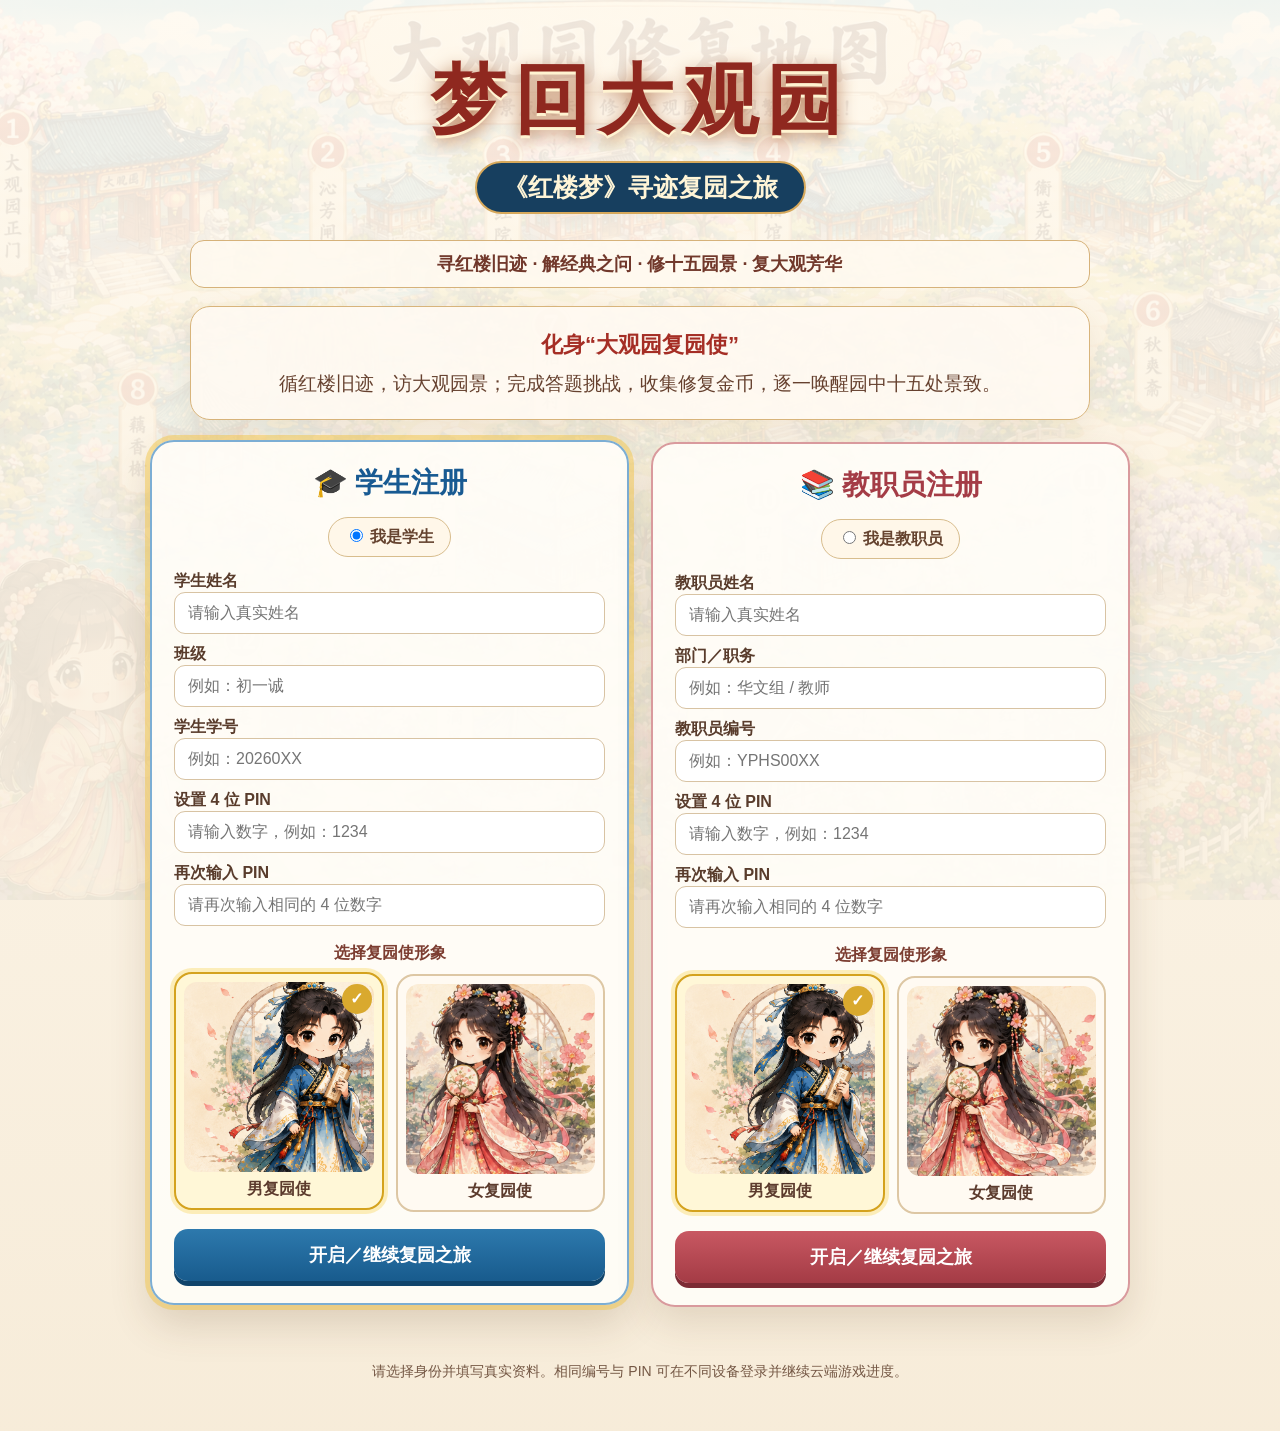
<file: index.html>
﻿<!doctype html>
<html lang="zh-Hans">
<head>
<meta http-equiv="Content-Type" content="text/html; charset=UTF-8">
<meta charset="utf-8">
<meta name="viewport" content="width=device-width,initial-scale=1">
<title>梦回大观园</title>
<link rel="stylesheet" href="style.css">
<style>
body{overflow-x:hidden}
.game-shell{max-width:1500px;margin:auto;padding:12px}
.canvas-wrap{position:relative;background:#f7ecd9;border:3px double #b98a4a;border-radius:18px;overflow:hidden}
canvas{display:block;width:100%;height:auto;touch-action:none}
.map-top{display:flex;justify-content:space-between;gap:10px;align-items:center;flex-wrap:wrap;margin-bottom:10px}
.audio-controls{display:flex;gap:8px;flex-wrap:wrap}
.legend{display:flex;gap:12px;flex-wrap:wrap;font-size:14px;margin:8px 0}
.dot{display:inline-block;width:12px;height:12px;border-radius:50%;margin-right:4px}
.open{background:#2b76af}.donec{background:#61a04c}.lockedc{background:#777}
@media(max-width:680px){.game-shell{padding:6px}.pill{font-size:13px}.btn{padding:8px 11px}}

.reward-float{position:fixed;left:50%;top:28%;transform:translateX(-50%);z-index:200;
font-size:26px;font-weight:900;color:#8d3d31;background:#fff7cf;border:3px double #c59545;
border-radius:999px;padding:10px 18px;pointer-events:none;animation:rewardUp 1.2s forwards}
@keyframes rewardUp{0%{opacity:0;transform:translate(-50%,20px) scale(.8)}
20%{opacity:1}100%{opacity:0;transform:translate(-50%,-70px) scale(1.08)}}
.settlement-grid{display:grid;grid-template-columns:repeat(2,1fr);gap:10px;margin:14px 0}
.settle-box{background:#fff;border:1px solid #d8bd94;border-radius:12px;padding:12px}
.stars{font-size:34px;letter-spacing:4px;color:#e0a21a;text-shadow:0 1px 0 #8b5b16}
@media(max-width:520px){.settlement-grid{grid-template-columns:1fr}}

.collection-wrap{margin-top:14px}
.collection-grid{display:grid;grid-template-columns:repeat(5,1fr);gap:8px}
.person-card{background:#fff;border:1px solid #d8bd94;border-radius:12px;padding:10px;text-align:center;overflow:hidden;transition:.22s;min-width:0}
.person-card.locked-person{filter:grayscale(1);opacity:.55}
.person-icon{font-size:30px}
.person-card-image{display:block;width:100%;aspect-ratio:1/1;background-image:url('person_cards_sheet.png');background-size:500% 300%;background-repeat:no-repeat;border-radius:10px;margin-bottom:8px;background-color:#f3e5d1;border:1px solid #dbc39d}
.person-card-placeholder{display:flex;width:100%;aspect-ratio:1/1;align-items:center;justify-content:center;border-radius:10px;margin-bottom:8px;background:linear-gradient(#eee4d8,#d9c9b5);font-size:48px;color:#756b61}
.person-sprite-detail{width:210px;max-width:45vw;aspect-ratio:1/1;background-image:url('person_cards_sheet.png');background-size:500% 300%;background-repeat:no-repeat;border-radius:16px;border:3px solid #d0a34e;background-color:#fff}
.person-card-stage{font-size:12px;color:#8b6548;margin-top:4px}.person-book-summary{font-size:16px;font-weight:900;color:#8d3d31}
.person-card.just-unlocked{animation:personCardReveal .85s ease}@keyframes personCardReveal{0%{transform:rotateY(90deg) scale(.8);opacity:0}65%{transform:rotateY(-8deg) scale(1.04)}100%{transform:rotateY(0) scale(1);opacity:1}}
.reveal-person{font-size:22px;color:#8d3d31;font-weight:bold;margin:10px 0}
@media(max-width:760px){.collection-grid{grid-template-columns:repeat(3,1fr)}}
@media(max-width:460px){.collection-grid{grid-template-columns:repeat(2,1fr)}}

.compare-row{display:flex;gap:8px;flex-wrap:wrap;margin:10px 0}
.map-stage-label{font-weight:bold;color:#8d3d31}
.final-banner{position:absolute;left:50%;top:48%;transform:translate(-50%,-50%);
background:#fff6d8e8;border:6px double #c49b43;border-radius:24px;padding:18px 28px;
font-size:clamp(26px,4vw,48px);font-weight:900;color:#8d3d31;z-index:8;display:none;
box-shadow:0 12px 35px #0005;text-align:center}
.final-banner.show{display:block;animation:bannerIn 1s ease}
.final-banner{cursor:pointer;transition:left .45s,top .45s,bottom .45s,transform .45s,padding .45s,font-size .45s;border-radius .45s}
.final-banner small{display:block;font-size:.42em;margin-top:7px;line-height:1.45}
.final-banner .final-hint{font-size:.28em;margin-top:8px;color:#8a6a47}
.final-banner.compact{left:50%;top:auto;bottom:8px;transform:translateX(-50%);padding:6px 10px;border-width:2px;border-radius:999px;font-size:14px;box-shadow:0 4px 13px #0003;animation:none;white-space:nowrap}
.final-banner.compact small,.final-banner.compact .final-hint{display:none}
@keyframes bannerIn{from{opacity:0;transform:translate(-50%,-40%) scale(.75)}to{opacity:1;transform:translate(-50%,-50%) scale(1)}}

.guide-grid{display:grid;grid-template-columns:repeat(3,1fr);gap:10px}
.guide-card{border:1px solid #d8bd94;border-radius:14px;background:#fff;padding:12px;cursor:pointer;text-align:center}
.guide-card.locked{filter:grayscale(1);opacity:.5;cursor:not-allowed}.guide-card .big{font-size:36px}
.card-detail h2{margin-bottom:5px}.repair-cinema{position:fixed;inset:0;background:rgba(15,10,8,.84);z-index:300;display:none;align-items:center;justify-content:center;padding:18px}
.repair-cinema.show{display:flex}.repair-scene{width:min(720px,95vw);background:#fff8e7;border:7px double #d0a34e;border-radius:24px;padding:24px;text-align:center;overflow:hidden}
.repair-symbol{font-size:86px;animation:repairPulse 1s infinite alternate}.repair-particles{height:100px;font-size:30px;overflow:hidden;animation:particleFloat 2.2s ease}
@keyframes repairPulse{to{transform:scale(1.12);filter:brightness(1.3)}}@keyframes particleFloat{from{opacity:0;transform:translateY(35px)}to{opacity:1;transform:translateY(-10px)}}
@media(max-width:720px){.guide-grid{grid-template-columns:repeat(2,1fr)}}@media(max-width:430px){.guide-grid{grid-template-columns:1fr}}

.canvas-wrap.repairing{box-shadow:0 0 0 5px #d4aa53,0 0 35px #f1d278}
#mapCanvas{cursor:pointer}.canvas-wrap.repairing #mapCanvas{cursor:wait}

.canvas-wrap.repairing{box-shadow:0 0 0 5px #d4aa53,0 0 42px #f1d278}


.success-panel{position:relative;background:linear-gradient(180deg,#fffdf5,#fff4d8);border-color:#b9823d}
.success-panel:before,.success-panel:after{content:"";position:absolute;width:62px;height:62px;border:2px solid rgba(157,91,48,.18);transform:rotate(45deg)}
.success-panel:before{left:22px;top:22px}.success-panel:after{right:22px;bottom:22px}
.success-seal{width:72px;height:72px;border-radius:18px;margin:0 auto 8px;background:#9a4034;color:#fff6db;
display:flex;align-items:center;justify-content:center;font-family:serif;font-size:42px;font-weight:900;
box-shadow:0 8px 20px rgba(110,46,37,.22);transform:rotate(-4deg)}
.success-kicker{letter-spacing:.22em;color:#9a6b34;font-weight:bold;font-size:13px}
.success-message{font-size:18px;color:#6f4c38;margin:-4px 0 10px}
.success-panel .settle-box{background:#fffdf8;border:1px solid #d7bc8e}
.success-panel .btn{min-width:150px;margin:4px}

.person-card.unlocked{cursor:pointer}.person-card.unlocked:hover{transform:translateY(-3px);box-shadow:0 8px 20px #6f382522}
.profile-head{display:flex;gap:15px;align-items:center}.profile-icon{font-size:72px}
.profile-grid{display:grid;grid-template-columns:1fr 1fr;gap:10px}.profile-box{background:#fffaf0;border:1px solid #d8bd94;border-radius:12px;padding:12px}
.poetry-grid{display:grid;grid-template-columns:repeat(2,1fr);gap:10px}.poetry-card{background:#fff;border:1px solid #d8bd94;border-radius:13px;padding:13px;cursor:pointer}
.poetry-card:hover{background:#fff3d6}.poetry-excerpt{font-family:serif;font-size:18px;color:#8d3d31;margin:8px 0}
@media(max-width:650px){.profile-grid,.poetry-grid{grid-template-columns:1fr}}

.detail-image{width:110px;height:110px;object-fit:cover;border-radius:16px;border:3px solid #d0a34e;background:#fff}
.poetry-detail-image{display:block;max-width:100%;max-height:260px;margin:12px auto;border-radius:14px;border:2px solid #d8bd94}

.map-status-panel{position:absolute;top:16px;right:16px;z-index:8;background:rgba(255,250,238,.92);border:2px solid #c99b55;border-radius:14px;padding:10px 12px;min-width:155px;box-shadow:0 7px 20px rgba(80,45,25,.18);backdrop-filter:blur(3px)}
.map-status-panel div{display:flex;justify-content:space-between;gap:14px;font-size:13px;padding:3px 0}
.map-status-panel span{color:#79563e}.map-status-panel b{color:#8d3d31}
.next-stage-toast{position:absolute;left:50%;top:14%;transform:translateX(-50%);z-index:20;background:rgba(126,55,42,.94);color:#fff8dc;border:2px solid #e1b96c;border-radius:12px;padding:9px 18px;font-weight:bold;opacity:0;pointer-events:none;transition:opacity .35s,transform .35s}
.next-stage-toast.show{opacity:1;transform:translate(-50%,8px)}
#repairTitle,.repair-title,.map-repair-title{font-size:clamp(10px,1.5vw,17px)!important;line-height:1.2!important}
.success-panel h1{font-size:clamp(12px,1.7vw,18px)!important;margin:4px 0}
@media(max-width:700px){.map-status-panel{top:8px;right:8px;min-width:128px;padding:7px 9px}.map-status-panel div{font-size:11px}.next-stage-toast{top:18%;font-size:13px}}

#repairCinemaTitle{
  font-size:clamp(12px,1.6vw,18px)!important;
  line-height:1.18!important;
  margin:4px 0 7px!important;
  font-weight:800!important;
}
.repair-scene{padding:14px!important}
.repair-symbol{font-size:52px!important}
.repair-particles{height:58px!important;font-size:19px!important}

.repair-title-toast{position:absolute;left:50%;z-index:25;transform:translateX(-50%);padding:6px 14px;border-radius:10px;background:rgba(94,47,37,.90);border:1px solid rgba(231,193,118,.85);box-shadow:0 5px 16px rgba(60,30,20,.20);font-weight:800;letter-spacing:.04em;opacity:0;pointer-events:none;transition:opacity .7s ease,transform .7s ease;white-space:nowrap}
.repair-title-toast.show{opacity:var(--repair-opacity,.92)}
.repair-title-toast.pos-top{top:8%;transform:translate(-50%,0)}
.repair-title-toast.pos-middle{top:50%;transform:translate(-50%,-50%)}
.repair-title-toast.pos-bottom{bottom:8%;transform:translate(-50%,0)}

.repair-sub-line{font-size:.72em;font-weight:500;margin-top:3px;opacity:.88;letter-spacing:.02em}

.stage-scene-banner{width:100%;max-height:235px;object-fit:cover;border-radius:15px;border:2px solid #d7b676;background:#fffaf0;margin:6px 0 12px;box-shadow:0 7px 18px rgba(91,57,34,.12)}
.guide-thumb{width:100%;aspect-ratio:480/260;object-fit:cover;border-radius:10px;border:1px solid #d8bd94;margin-bottom:7px;background:#f5ead8}
.card-scene-image{display:block;width:min(560px,100%);max-height:300px;object-fit:cover;margin:0 auto 14px;border-radius:16px;border:3px double #d0a34e;background:#fff}
.repair-scene-image{display:block;width:min(520px,100%);max-height:230px;object-fit:cover;margin:8px auto 10px;border-radius:14px;border:2px solid #d8bd94;background:#fff}
.wrongbook-summary{font-size:17px;font-weight:900;color:#8d3d31;margin:8px 0 12px}
.wrongbook-list{display:grid;gap:9px;max-height:48vh;overflow:auto;margin:12px 0}
.wrongbook-item{background:#fffaf0;border:1px solid #d8bd94;border-radius:12px;padding:10px 12px}
.wrongbook-item b{color:#8d3d31}.answer-explanation{display:block;margin-top:7px;padding-top:7px;border-top:1px dashed #d8bd94;color:#624735}

/* ===== 答题弹窗体验优化 ===== */
#quizModal .quiz-panel{scroll-behavior:smooth;overscroll-behavior:contain}
#quizModal .stage-scene-banner{max-height:190px}
#quizModal .answer:disabled{cursor:default;opacity:.78}
#quizModal .answer.correct:disabled,#quizModal .answer.wrong:disabled{opacity:1}
#quizModal #feedback{scroll-margin:90px 0 82px}
#quizModal .quiz-action-bar{position:sticky;bottom:-14px;z-index:15;margin:0 -14px -14px;padding:8px 14px 14px;background:linear-gradient(180deg,rgba(255,248,231,0),#fff8e7 28%);pointer-events:none}
#quizModal .quiz-action-bar #nextBtn{pointer-events:auto;box-shadow:0 4px 12px rgba(94,47,37,.2)}
#quizModal .answer-explanation{white-space:normal;line-height:1.65}
.treasure-layer{position:absolute;inset:0;z-index:12;pointer-events:none}
.treasure-marker{position:absolute;transform:translate(-50%,-50%);border:2px solid #f4c754;background:rgba(255,250,210,.92);border-radius:50%;font-size:31px;line-height:1;width:52px;height:52px;display:grid;place-items:center;cursor:pointer;pointer-events:auto;filter:drop-shadow(0 3px 3px #5b321f88);animation:treasurePulse 1.25s ease-in-out infinite alternate;padding:0}
.treasure-marker:hover{transform:translate(-50%,-50%) scale(1.18)}
@keyframes treasurePulse{from{transform:translate(-50%,-50%) scale(.92)}to{transform:translate(-50%,-50%) scale(1.12);filter:drop-shadow(0 0 9px #ffe55c)}}
.event-toast{position:fixed;left:50%;top:24%;z-index:650;transform:translate(-50%,-20px) scale(.95);opacity:0;pointer-events:none;background:linear-gradient(180deg,#fffbe7,#ffe8a8);border:4px double #c99538;border-radius:18px;padding:14px 22px;text-align:center;color:#82382d;font-weight:900;box-shadow:0 14px 40px #0004;transition:.3s;max-width:min(460px,88vw)}
.event-toast.show{opacity:1;transform:translate(-50%,0) scale(1)}
.daily-summary{display:grid;grid-template-columns:repeat(3,1fr);gap:10px;margin:12px 0}.daily-summary-box{background:#fff6dc;border:1px solid #d8bd94;border-radius:13px;padding:11px;text-align:center}.daily-summary-box b{display:block;color:#8d3d31;font-size:20px;margin-top:4px}.daily-task-list{display:grid;gap:10px;margin-top:12px}.daily-task{display:grid;grid-template-columns:1fr auto;gap:12px;align-items:center;background:#fffaf0;border:2px solid #dbc39d;border-radius:14px;padding:13px}.daily-task.completed{border-color:#77a45c;background:#f4fae9}.daily-task-title{font-weight:900;color:#8d3d31;font-size:17px}.daily-task-desc{font-size:14px;color:#6f5543;margin:3px 0 7px}.daily-progress{height:9px;border-radius:999px;background:#eadbc4;overflow:hidden}.daily-progress span{display:block;height:100%;background:linear-gradient(90deg,#cf8734,#efc451);border-radius:999px}.daily-task.completed .daily-progress span{background:#73a557}.daily-task-reward{white-space:nowrap;font-weight:900;color:#9b5a19}.login-week{display:grid;grid-template-columns:repeat(7,1fr);gap:7px;margin-top:12px}.login-day{border:1px solid #d8bd94;border-radius:11px;background:#fff;padding:9px 4px;text-align:center;font-size:12px}.login-day.active{background:#fff0b9;border:2px solid #c99132}.login-day.claimed{background:#eef7e2;border-color:#78a35c}.login-day b{display:block;font-size:20px;margin:4px 0}.daily-note{margin-top:12px;background:#fff3cc;border-radius:11px;padding:10px;color:#754c31;font-weight:800}
@media(max-width:620px){.daily-summary{grid-template-columns:1fr}.daily-task{grid-template-columns:1fr}.login-week{grid-template-columns:repeat(4,1fr)}}

/* ===== 成就徽章系统 ===== */
.achievement-grid{display:grid;grid-template-columns:repeat(3,minmax(0,1fr));gap:12px;margin-top:14px}
.achievement-card{position:relative;border:2px solid #dbc39d;border-radius:16px;background:#fffaf0;padding:16px 12px;text-align:center;min-height:160px;box-sizing:border-box}
.achievement-card.unlocked{border-color:#d5a13c;background:linear-gradient(180deg,#fffdf2,#fff1c6);box-shadow:0 8px 20px rgba(128,75,27,.14)}
.achievement-card.locked{filter:grayscale(1);opacity:.58}
.achievement-icon{font-size:45px;line-height:1.1}.achievement-name{font-weight:900;color:#8d3d31;font-size:18px;margin:8px 0 5px}
.achievement-condition{font-size:14px;color:#6f5543;line-height:1.45}.achievement-state{display:inline-block;margin-top:9px;border-radius:999px;padding:4px 10px;font-size:13px;font-weight:900;background:#eee;color:#666}
.achievement-card.unlocked .achievement-state{background:#9a4034;color:#fff8de}
.achievement-toast{position:fixed;left:50%;top:18%;z-index:500;transform:translate(-50%,-18px) scale(.94);opacity:0;pointer-events:none;background:#fff7cf;border:4px double #c59545;border-radius:18px;padding:14px 22px;text-align:center;color:#873b30;font-weight:900;box-shadow:0 14px 38px #0004;transition:.35s}
.achievement-toast.show{opacity:1;transform:translate(-50%,0) scale(1)}.achievement-toast .big{font-size:36px;display:block;margin-bottom:3px}
@media(max-width:720px){.achievement-grid{grid-template-columns:repeat(2,1fr)}}
@media(max-width:450px){.achievement-grid{grid-template-columns:1fr}}

/* ===== 金币商店 ===== */
.shop-grid{display:grid;grid-template-columns:repeat(3,minmax(0,1fr));gap:12px;margin-top:14px}.shop-card{border:2px solid #dbc39d;border-radius:16px;background:#fffaf0;padding:15px;text-align:center}.shop-card.owned{border-color:#c99a38;background:#fff5d5}.shop-icon{font-size:42px}.shop-name{font-size:18px;font-weight:900;color:#8d3d31;margin:7px 0}.shop-price{font-weight:900;color:#9b5a19;margin:8px 0}.shop-desc{font-size:14px;color:#6f5543;min-height:42px}.shop-card .btn{width:100%;margin-top:6px}.shop-balance{font-size:18px;font-weight:900;color:#8d3d31}.shop-owned-mark{font-size:13px;color:#6f7740;font-weight:900}.shop-memorial{display:none}.equip-memorial .shop-memorial{display:inline-flex}.equip-jade #currentPlayerBadge{border:2px solid #4f9b68;box-shadow:0 0 0 3px #bce4c8,0 5px 14px #315e4033}.equip-gold .canvas-wrap{border-color:#d6a72b;box-shadow:0 0 0 4px #f5d96b88,0 0 28px #ddb33866}.equip-petals .game-shell:before{content:"🌸　✿　🌸　✿　🌸";position:fixed;left:50%;top:4px;transform:translateX(-50%);z-index:40;pointer-events:none;font-size:23px;letter-spacing:12px;opacity:.8;white-space:nowrap;animation:shopPetalSway 3s ease-in-out infinite alternate}@keyframes shopPetalSway{to{transform:translateX(-50%) translateY(7px)}}
@media(max-width:720px){.shop-grid{grid-template-columns:repeat(2,1fr)}}@media(max-width:450px){.shop-grid{grid-template-columns:1fr}}

/* ===== 玩家资料登记设计版 ===== */
.profile-gate{min-height:100vh;background:linear-gradient(180deg,#fff7e5 0%,#f7dca8 52%,#f2cf94 100%);padding:28px 14px 48px;color:#65432f}
.profile-gate-inner{width:min(980px,100%);margin:0 auto}
.profile-brand{text-align:center;margin:4px 0 18px}.profile-brand h1{font-family:serif;font-size:clamp(34px,6vw,58px);margin:0;color:#8e4e2f;letter-spacing:.12em}.profile-brand p{margin:8px 0 0;color:#9c724f;font-weight:700}
.profile-story{background:rgba(255,255,255,.88);border-radius:28px;padding:24px 30px;text-align:center;box-shadow:0 8px 30px rgba(124,76,34,.10);line-height:1.9;font-size:clamp(15px,2.2vw,19px);margin-bottom:20px}
.profile-story b{color:#7d452d;font-size:1.05em}
.profile-card{background:rgba(255,252,245,.95);border:3px solid #d1a15c;border-radius:28px;padding:24px;box-shadow:0 14px 34px rgba(115,69,28,.12)}
.role-tabs{display:flex;gap:10px;justify-content:center;margin-bottom:20px}.role-tab{border:2px solid #d5ad70;background:#fff;border-radius:999px;padding:10px 24px;font-size:16px;font-weight:800;color:#765039;cursor:pointer}.role-tab.active{background:#9a5734;color:#fff;border-color:#9a5734}
.profile-form-title{text-align:center;color:#8b4b2e;margin:0 0 16px;font-size:22px}
.profile-form-grid{display:grid;grid-template-columns:repeat(12,minmax(0,1fr));gap:14px}.pf-field{grid-column:span 4;min-width:0}.pf-field.half{grid-column:span 6}.pf-field.full{grid-column:1/-1}.pf-field label{display:block;font-weight:800;margin:0 0 6px;color:#704831}.pf-field input{width:100%;box-sizing:border-box;border:2px solid #d5ad70;background:#fffefb;border-radius:15px;padding:13px 15px;font-size:16px;outline:none;min-width:0}.pf-field input:focus{border-color:#a65f38;box-shadow:0 0 0 3px rgba(166,95,56,.12)}
.pf-help{text-align:center;margin:14px 0 4px;color:#725594;font-weight:800}.avatar-box{margin:18px auto 0;width:min(480px,100%);border:2px dashed #d4a866;border-radius:24px;padding:16px;text-align:center;background:#fffaf0}.avatar-options{display:flex;gap:14px;justify-content:center;flex-wrap:wrap}.avatar-choice{display:flex;align-items:center;gap:8px;border:2px solid #d5ad70;background:#fff;border-radius:999px;padding:8px 18px;cursor:pointer}.avatar-choice input{width:18px;height:18px}
.profile-actions{text-align:center;margin-top:18px}.profile-start{border:none;border-radius:999px;background:#c17837;color:#fff9e9;font-size:20px;font-weight:900;padding:14px 38px;box-shadow:0 7px 0 #a26029;cursor:pointer;min-width:300px;max-width:100%}.profile-start:active{transform:translateY(3px);box-shadow:0 4px 0 #a26029}.profile-error{min-height:24px;text-align:center;color:#a33b32;font-weight:800;margin-top:12px}
.current-player{display:inline-flex;align-items:center;gap:6px;background:#fff7d9;border:1px solid #d5ad70;border-radius:999px;padding:7px 11px;font-weight:800;color:#7d4c2e}.switch-player{border:0;background:transparent;color:#8d3d31;font-weight:800;text-decoration:underline;cursor:pointer;padding:0 2px}
@media(max-width:720px){.profile-gate{padding:18px 10px 34px}.profile-story{padding:18px 16px;border-radius:20px}.profile-card{padding:18px 12px;border-radius:20px}.pf-field,.pf-field.half{grid-column:1/-1}.role-tab{flex:1;padding:10px 8px}.profile-start{min-width:0;width:100%}.profile-form-grid{gap:11px}}


/* 复园主题注册页 V2 */
.profile-gate{min-height:100vh;background:linear-gradient(rgba(255,250,241,.90),rgba(247,236,217,.94)),url('images/大观园正式地图.png') center/cover fixed;padding:28px 16px 50px}
.profile-gate-inner{max-width:1180px;margin:auto}.profile-brand{text-align:center;padding:18px 12px 8px}.profile-brand h1{font-family:STKaiti,KaiTi,serif;font-size:clamp(42px,7vw,76px);letter-spacing:8px;color:#8f281f;margin:0;text-shadow:0 3px 0 #fff3d1,0 6px 18px #b77b55}.profile-brand .sub{display:inline-block;margin-top:8px;padding:8px 26px;border-radius:999px;background:#173f5f;color:#fff5d7;font-size:clamp(17px,2.5vw,25px);font-weight:900;border:2px solid #d6a85b}.profile-motto{margin:14px auto 18px;max-width:900px;text-align:center;background:#fffaf0e8;border:1px solid #d6b27a;border-radius:14px;padding:11px 18px;color:#71382b;font-weight:900;font-size:18px}.profile-story{max-width:900px;margin:0 auto 22px;background:#fffaf2e8;border:1px solid #d8b47b;border-radius:20px;padding:17px 24px;text-align:center;color:#66412f;box-shadow:0 10px 30px #76522b18}.profile-story strong{color:#a52e25;font-size:22px}.dual-register{display:grid;grid-template-columns:1fr 1fr;gap:22px;align-items:stretch}.register-panel{background:#fffdf8ed;border:2px solid #d9b16f;border-radius:24px;padding:22px;box-shadow:0 16px 36px #60401f24;position:relative;overflow:hidden}.register-panel.student{border-color:#7caed4}.register-panel.staff{border-color:#d99a9d}.register-panel.selected{box-shadow:0 0 0 5px #f4c84d80,0 18px 40px #60401f30;transform:translateY(-2px)}.panel-title{text-align:center;font-family:STKaiti,KaiTi,serif;font-size:28px;font-weight:900;margin:0 0 15px}.student .panel-title{color:#185a92}.staff .panel-title{color:#a43c46}.identity-pick{display:flex;justify-content:center;margin-bottom:14px}.identity-pick label{font-weight:900;background:#fff7e9;border:1px solid #d8bd8d;border-radius:999px;padding:8px 16px;cursor:pointer}.profile-fields{display:grid;grid-template-columns:1fr;gap:10px}.profile-fields label{font-weight:800;color:#593c2c}.profile-fields input{width:100%;box-sizing:border-box;padding:11px 13px;border:1px solid #d8c3a3;border-radius:11px;background:#fff;font-size:16px}.avatar-title{text-align:center;font-weight:900;color:#7c3d31;margin:17px 0 10px}.avatar-pair{display:grid;grid-template-columns:1fr 1fr;gap:12px}.avatar-option{display:block;cursor:pointer}.avatar-option input{position:absolute;opacity:0}.avatar-card{border:2px solid #ddc7a4;border-radius:18px;background:#fffaf2;padding:8px;text-align:center;transition:.18s}.avatar-card img{width:100%;height:190px;object-fit:cover;object-position:50% 38%;border-radius:13px;display:block}.avatar-name{font-weight:900;margin-top:7px;color:#5c3b2d}.avatar-check{display:none;position:absolute;right:10px;top:10px;background:#d9a92e;color:white;width:30px;height:30px;border-radius:50%;align-items:center;justify-content:center;font-weight:900}.avatar-option input:checked+.avatar-card{border-color:#d4a21e;box-shadow:0 0 0 4px #f7d96b70;background:#fff7d7;transform:translateY(-2px)}.avatar-option input:checked+.avatar-card .avatar-check{display:flex}.avatar-card{position:relative}.panel-start{width:100%;margin-top:17px;border:0;border-radius:14px;padding:14px 16px;font-size:18px;font-weight:900;color:white;cursor:pointer;box-shadow:0 5px 0 #7f3527}.student .panel-start{background:linear-gradient(#2d79ad,#185b8d);box-shadow:0 5px 0 #10446b}.staff .panel-start{background:linear-gradient(#c85862,#a43b45);box-shadow:0 5px 0 #7c2b34}.profile-help-new{text-align:center;margin:18px 0 0;color:#745744;font-size:14px}.profile-error{min-height:24px;text-align:center;color:#a33b32;font-weight:900;margin:14px 0 0}.role-tabs,.profile-form-title,.profile-card{display:none!important}
@media(max-width:820px){.dual-register{grid-template-columns:1fr}.profile-brand h1{letter-spacing:3px}.register-panel{padding:16px}.avatar-card img{height:170px}}

/* ===== 手机界面优化 ===== */
.mobile-stats-nav{display:none}
#mobileMoreBtn{display:none}
.mobile-menu-grid{display:grid;grid-template-columns:repeat(2,minmax(0,1fr));gap:10px;margin-top:12px}
.mobile-menu-grid .btn{min-height:52px;width:100%;font-size:16px}
.map-zoom-panel{width:min(1100px,96vw)!important;max-width:none!important}
.map-zoom-tools{display:flex;gap:8px;flex-wrap:wrap;align-items:center;margin:8px 0;color:#76513a;font-weight:800}
.map-zoom-viewport{position:relative;width:100%;height:min(72vh,760px);overflow:hidden;background:#eadbc4;border:2px solid #c99b55;border-radius:14px;touch-action:none;cursor:grab}
.map-zoom-viewport.dragging{cursor:grabbing}
#zoomMapImage{display:block;width:100%;height:auto;max-width:none;transform-origin:0 0;user-select:none;-webkit-user-drag:none;will-change:transform}
#zoomStageLabel{position:absolute;left:50%;bottom:12px;transform:translateX(-50%);z-index:3;background:rgba(126,55,42,.96);color:#fff8dc;border:1px solid #e1b96c;border-radius:14px;padding:8px 10px 8px 14px;font-weight:900;opacity:0;visibility:hidden;transition:.2s;display:flex;align-items:center;gap:10px;white-space:nowrap}
#zoomStageLabel.show{opacity:1;visibility:visible}
#zoomEnterStageBtn{border:0;border-radius:10px;background:#fff3c3;color:#8d3d31;padding:9px 12px;font-weight:900;cursor:pointer}
@media(max-width:680px){
  body{-webkit-text-size-adjust:100%}
  .game-shell{padding:4px}
  .map-top{display:block;margin-bottom:6px}
  .map-top h1{font-size:25px;line-height:1.15}
  .map-top>div:first-child>div{font-size:13px}
  .legend{gap:8px;font-size:12px;margin:5px 0 8px}
  .map-top,.map-top>div{min-width:0;max-width:100%}
  .stats{display:flex!important;flex-wrap:nowrap!important;justify-content:flex-start!important;align-items:center;gap:6px;width:100%!important;max-width:100%!important;min-width:0!important;box-sizing:border-box;overflow-x:scroll!important;overflow-y:hidden!important;white-space:nowrap;padding:2px 2px 10px;scrollbar-width:auto;-webkit-overflow-scrolling:touch;touch-action:pan-x;scroll-snap-type:x proximity}
  .stats>*{flex:0 0 auto!important;scroll-snap-align:start}
  .stats::-webkit-scrollbar{height:7px}
  .stats::-webkit-scrollbar-thumb{background:#a97052;border-radius:999px}
  .stats::-webkit-scrollbar-track{background:#eadbc4;border-radius:999px}
  .mobile-stats-nav{display:grid;grid-template-columns:44px 1fr 44px;align-items:center;gap:7px;margin:7px 0 4px;color:#7a4c35;font-size:13px;font-weight:900;text-align:center}
  .mobile-stats-nav button{height:40px;border:1px solid #c99b65;border-radius:10px;background:#fff8e8;color:#8d3d31;font-size:19px;font-weight:900;box-shadow:0 2px 5px #6c3d2722}
  .mobile-stats-nav button:disabled{opacity:.35;box-shadow:none}
  .stats .pill,.stats .current-player,.stats .btn{display:inline-flex;align-items:center;justify-content:center;min-height:40px;box-sizing:border-box;font-size:13px;padding:8px 10px}
  .stats .switch-player{min-height:40px;padding:7px 8px;background:#fff7e9;border:1px solid #d8bd94;border-radius:10px;text-decoration:none}
  #guideBtn,#poetryBtn,#personBookBtn,#achievementBtn,#shopBtn,#reportBtn,#resetBtn,#musicBtn,#switchPlayerBtn{display:none!important}
  #mobileMoreBtn{display:inline-flex!important;background:#8d3d31;color:#fff8e7;border-color:#8d3d31}
  #currentPlayerBadge{order:-5;cursor:pointer;border-color:#bd8a4f;background:#fff3c9}
  #currentPlayerBadge:after{content:" · 点此切换";font-size:11px;color:#8d3d31}
  #dailyTaskBtn{order:-4}
  #dailyChallengeBtn{order:-3}
  #wrongBookBtn{order:-2}
  #mobileMoreBtn{order:-1}
  .compare-row{display:grid;grid-template-columns:minmax(0,1fr) minmax(0,1fr);gap:7px;overflow:visible;padding-bottom:4px}
  .compare-row>*{width:100%;min-width:0;min-height:42px;box-sizing:border-box;display:flex;align-items:center;justify-content:center;text-align:center;white-space:normal}
  .compare-row .pill:first-child,#openMapZoomBtn{grid-column:1/-1}
  .compare-row .btn{font-size:14px;padding:9px 7px}
  .canvas-wrap{border-width:2px;border-radius:12px}
  .map-status-panel{top:5px;right:5px;min-width:105px;padding:5px 7px;border-radius:9px}
  .map-status-panel div{font-size:9px;gap:6px;padding:2px 0}
  .treasure-marker{width:42px;height:42px;font-size:24px}
  .final-banner{width:min(78%,330px);box-sizing:border-box;padding:12px 10px;border-width:4px;border-radius:16px;font-size:23px}
  .modal{padding:7px!important;align-items:flex-start!important;overflow-y:auto!important}
  .modal .panel{width:100%!important;max-width:100%!important;max-height:calc(100dvh - 14px)!important;overflow-y:auto!important;box-sizing:border-box!important;margin:0 auto!important;padding:14px!important;border-radius:16px!important}
  .modal .top{position:sticky;top:-14px;z-index:12;background:#fff8e7;padding:8px 0 9px;margin-top:-5px}
  .modal .top h2{font-size:20px;margin:0}
  .modal .top .btn{min-height:42px}
  .map-zoom-panel{height:calc(100dvh - 14px)!important}
  .map-zoom-viewport{height:calc(100dvh - 142px);border-radius:10px}
  #questionText{font-size:clamp(19px,5.2vw,24px);line-height:1.42;margin:12px 0}
  .stage-scene-banner{max-height:118px;margin:5px 0 9px;border-radius:11px}
  .answers{gap:10px!important}
  .answer{min-height:58px!important;padding:14px 15px!important;font-size:17px!important;line-height:1.4!important;text-align:left;touch-action:manipulation}
  #feedback{font-size:15px;line-height:1.5}
  #nextBtn{width:100%;min-height:50px;font-size:17px;margin-top:6px}
  #quizModal .quiz-action-bar{bottom:-14px;padding-top:9px}
  .settlement-grid{grid-template-columns:repeat(2,1fr)!important;gap:7px;margin:10px 0}
  .settle-box{padding:9px 5px;font-size:13px}
  .success-seal{width:54px;height:54px;font-size:32px;border-radius:14px}
  .success-panel .btn{width:100%;min-height:46px;margin:4px 0}
  #personBookGrid.collection-grid,.collection-wrap .collection-grid{grid-template-columns:repeat(2,minmax(0,1fr))!important;gap:7px}
  .person-card{padding:7px;border-radius:10px}
  .person-card-stage{font-size:11px}
  .person-sprite-detail{width:min(185px,55vw);max-width:none}
}

</style>
</head>
<body>
<audio id="bgm" loop preload="auto" src="audio/空山箫语_Whisper_of_Empty_Mountains.mp3"></audio>
<audio id="clickSfx" preload="auto" src="audio/click.wav"></audio>
<audio id="correctSfx" preload="auto" src="audio/correct.wav"></audio>
<audio id="wrongSfx" preload="auto" src="audio/wrong.wav"></audio>
<audio id="repairSfx" preload="auto" src="audio/correct.wav"></audio>


<div id="profileGate" class="profile-gate">
  <div class="profile-gate-inner">
    <div class="profile-brand"><h1>梦回大观园</h1><div class="sub">《红楼梦》寻迹复园之旅</div></div>
    <div class="profile-motto">寻红楼旧迹 · 解经典之问 · 修十五园景 · 复大观芳华</div>
    <div class="profile-story"><strong>化身“大观园复园使”</strong><br>循红楼旧迹，访大观园景；完成答题挑战，收集修复金币，逐一唤醒园中十五处景致。</div>
    <form id="playerProfileForm" autocomplete="off">
      <div class="dual-register">
        <section id="studentPanel" class="register-panel student selected">
          <h2 class="panel-title">🎓 学生注册</h2>
          <div class="identity-pick"><label><input type="radio" name="rolePick" value="student" checked> 我是学生</label></div>
          <div id="studentFields" class="profile-fields">
            <div><label for="studentName">学生姓名</label><input id="studentName" maxlength="30" placeholder="请输入真实姓名"></div>
            <div><label for="studentClass">班级</label><input id="studentClass" maxlength="20" placeholder="例如：初一诚"></div>
            <div><label for="studentId">学生学号</label><input id="studentId" maxlength="30" placeholder="例如：20260XX"></div>
            <div><label id="studentPinLabel" for="studentPin">设置 4 位 PIN</label><input id="studentPin" inputmode="numeric" maxlength="4" placeholder="请输入数字，例如：1234"></div>
            <div id="studentPin2Row"><label for="studentPin2">再次输入 PIN</label><input id="studentPin2" inputmode="numeric" maxlength="4" placeholder="请再次输入相同的 4 位数字"></div>
          </div>
          <div class="avatar-title">选择复园使形象</div>
          <div class="avatar-pair">
            <label class="avatar-option"><input type="radio" name="studentAvatar" value="男复园使" checked><div class="avatar-card"><span class="avatar-check">✓</span><img src="images/avatars/male_fuyuan.png" alt="男复园使"><div class="avatar-name">男复园使</div></div></label>
            <label class="avatar-option"><input type="radio" name="studentAvatar" value="女复园使"><div class="avatar-card"><span class="avatar-check">✓</span><img src="images/avatars/female_fuyuan.png" alt="女复园使"><div class="avatar-name">女复园使</div></div></label>
          </div>
          <button class="panel-start" type="submit" data-role="student">开启／继续复园之旅</button>
        </section>
        <section id="staffPanel" class="register-panel staff">
          <h2 class="panel-title">📚 教职员注册</h2>
          <div class="identity-pick"><label><input type="radio" name="rolePick" value="staff"> 我是教职员</label></div>
          <div id="staffFields" class="profile-fields">
            <div><label for="staffName">教职员姓名</label><input id="staffName" maxlength="30" placeholder="请输入真实姓名"></div>
            <div><label for="staffDept">部门／职务</label><input id="staffDept" maxlength="30" placeholder="例如：华文组 / 教师"></div>
            <div><label for="staffId">教职员编号</label><input id="staffId" maxlength="30" placeholder="例如：YPHS00XX"></div>
            <div><label id="staffPinLabel" for="staffPin">设置 4 位 PIN</label><input id="staffPin" inputmode="numeric" maxlength="4" placeholder="请输入数字，例如：1234"></div>
            <div id="staffPin2Row"><label for="staffPin2">再次输入 PIN</label><input id="staffPin2" inputmode="numeric" maxlength="4" placeholder="请再次输入相同的 4 位数字"></div>
          </div>
          <div class="avatar-title">选择复园使形象</div>
          <div class="avatar-pair">
            <label class="avatar-option"><input type="radio" name="staffAvatar" value="男复园使" checked><div class="avatar-card"><span class="avatar-check">✓</span><img src="images/avatars/male_fuyuan.png" alt="男复园使"><div class="avatar-name">男复园使</div></div></label>
            <label class="avatar-option"><input type="radio" name="staffAvatar" value="女复园使"><div class="avatar-card"><span class="avatar-check">✓</span><img src="images/avatars/female_fuyuan.png" alt="女复园使"><div class="avatar-name">女复园使</div></div></label>
          </div>
          <button class="panel-start" type="submit" data-role="staff">开启／继续复园之旅</button>
        </section>
      </div>
      <div id="profileError" class="profile-error"></div>
      <div class="profile-help-new">请选择身份并填写真实资料。相同编号与 PIN 可在不同设备登录并继续云端游戏进度。</div>
    </form>
  </div>
</div>

<div class="game-shell" id="gameShell">
  <div class="map-top">
    <div>
      <h1 style="margin:0">🌸 梦回大观园</h1><div style="font-weight:bold;color:#8d3d31">修复大观园｜《红楼梦》十五景修缮之旅</div>
      <div class="legend">
        <span><i class="dot open"></i>当前关卡</span>
        <span><i class="dot donec"></i>已完成</span>
        <span><i class="dot lockedc"></i>未开放</span>
      </div>
      </div>
    <div class="mobile-stats-nav" aria-label="顶部功能浏览"><button type="button" id="mobileStatsPrev" aria-label="查看前面的功能">◀</button><span>左右滑动，或按箭头查看更多功能</span><button type="button" id="mobileStatsNext" aria-label="查看后面的功能">▶</button></div>
    <div class="stats">
      <span class="pill">⭐ 得分 <span id="score">0</span></span>
      <span class="pill">🪙 金币 <span id="coins">0</span></span>
      <span class="pill">✅ 正确 <span id="correctCount">0</span></span>
      <span class="pill">❌ 错误 <span id="wrongCount">0</span></span>
      <span class="pill">🔥 连击 <span id="comboCount">0</span></span>
      <span class="pill">📍 完成 <span id="doneCount">0</span>/15</span>
      <span class="pill">🌟 星级 <span id="starCount">0</span>/45</span><span class="pill" id="treasureStatus">🎁 每日园中寻宝 <span id="treasureCount">0</span>/3</span><span class="pill" id="loginStreakPill">🔥 连续登录 <span id="loginStreakCount">0</span>天</span><span class="pill shop-memorial">🏵️ 大观园纪念章</span><span class="current-player" id="currentPlayerBadge"></span><button class="switch-player" id="switchPlayerBtn" type="button">切换玩家</button><button class="btn alt" id="musicBtn">🎵 音乐：开</button>
      <button class="btn" id="dailyTaskBtn">📅 每日任务 <span id="dailyTaskCount">0/3</span></button><button class="btn" id="dailyChallengeBtn">🎯 每日挑战</button><button class="btn alt" id="wrongBookBtn">📕 错题本 <span id="wrongBookCount">0</span></button><button class="btn" id="mobileMoreBtn">☰ 更多</button><button class="btn alt" id="guideBtn">导览册</button><button class="btn alt" id="poetryBtn">诗词图鉴</button><button class="btn alt" id="personBookBtn">🎴 人物卡册 <span id="personBookCount">0/15</span></button><button class="btn alt" id="achievementBtn">🏅 成就册 <span id="achievementCount">0/6</span></button><button class="btn alt" id="shopBtn">🛍️ 金币商店</button><button class="btn alt" id="reportBtn">学习记录</button><button class="btn alt" id="resetBtn">重置</button>
    </div>
  </div>

  <div class="compare-row">
    <span class="pill">地图阶段：<span id="mapStageLabel" class="map-stage-label">待修复</span></span>
    <button class="btn alt" id="beforeBtn">查看修复前</button>
    <button class="btn alt" id="afterBtn">查看当前成果</button>
    <button class="btn" id="openMapZoomBtn">🔍 放大地图</button>
  </div>
  <div class="canvas-wrap">
    <div id="finalBanner" class="final-banner" role="button" tabindex="0" aria-label="全园修复完成庆典题签">
      <div>🌸 梦回大观园 🌸</div>
      <small><span id="finalBannerPlayer"></span>完成十五景修缮，全园芳华重现</small>
      <div class="final-hint">点击题签可收起或再次展开</div>
    </div>
    
<div id="mapStatusPanel" class="map-status-panel">
  <div><span>📍 当前地点</span><b id="statusLocation">大观园正门</b></div>
  <div><span>🏯 修复进度</span><b id="statusProgress">0 / 15</b></div>
  <div><span>🪙 金币</span><b id="statusCoins">0</b></div>
</div>
<div id="nextStageToast" class="next-stage-toast"></div><div id="repairTitleToast" class="repair-title-toast"></div>
<canvas id="mapCanvas" width="1536" height="1024" aria-label="大观园十五关互动地图"></canvas>
<div id="treasureLayer" class="treasure-layer" aria-label="每日园中寻宝"></div>
  </div>
  <div id="mapRepairStatus" class="note hidden" style="text-align:center;font-size:18px;font-weight:bold"></div><div class="progress" style="margin-top:10px"><div id="overallBar" class="bar"></div></div>
  <section class="collection-wrap">
    <h2>人物图鉴</h2>
    <div id="personCollection" class="collection-grid"></div>
  </section>
</div>


<div class="modal" id="mapZoomModal">
 <div class="panel map-zoom-panel">
  <div class="top"><h2>🔍 放大地图</h2><button class="btn alt" id="closeMapZoomBtn">关闭</button></div>
  <div class="map-zoom-tools"><button class="btn alt" id="resetMapZoomBtn">↺ 恢复全图</button><span>双指缩放或拖动；轻点景点可自动放大</span></div>
  <div class="map-zoom-viewport" id="mapZoomViewport">
   <img id="zoomMapImage" alt="可缩放的大观园地图">
   <div id="zoomStageLabel"><span id="zoomStageName"></span><button id="zoomEnterStageBtn" type="button">进入此关答题</button></div>
  </div>
 </div>
</div>



<div class="modal" id="personDetailModal">
 <div class="panel">
  <div class="top"><h2 id="personDetailTitle">人物图鉴</h2><button class="btn alt" id="closePersonDetail">关闭</button></div>
  <div class="profile-head"><div id="personDetailVisual"><div id="personDetailIcon" class="profile-icon">👤</div></div><div><h2 id="personDetailName"></h2><div id="personDetailStage" class="badge"></div></div></div>
  <div class="profile-grid" style="margin-top:12px">
   <div class="profile-box"><h3>身份</h3><div id="personIdentity"></div></div>
   <div class="profile-box"><h3>性格</h3><div id="personPersonality"></div></div>
   <div class="profile-box"><h3>代表情节</h3><div id="personStories"></div></div>
   <div class="profile-box"><h3>相关诗词</h3><div id="personPoems"></div></div>
  </div>
 </div>
</div>
<div class="modal" id="personBookModal">
 <div class="panel">
  <div class="top"><div><h2 style="margin-bottom:4px">🎴 红楼人物卡册</h2><div id="personBookSummary" class="person-book-summary">已收集 0 / 15</div></div><button class="btn alt" id="closePersonBook">关闭</button></div>
  <p>完成对应景点后即可解锁人物图片与资料，点击已解锁的卡牌可查看详情。</p>
  <div id="personBookGrid" class="collection-grid"></div>
 </div>
</div>
<div class="modal" id="poetryModal">
 <div class="panel">
  <div class="top"><h2>📜 诗词图鉴</h2><button class="btn alt" id="closePoetry">关闭</button></div>
  <p>相关景点完成后，诗词资料会逐步解锁。</p>
  <div id="poetryGrid" class="poetry-grid"></div>
 </div>
</div>
<div class="modal" id="poetryDetailModal">
 <div class="panel">
  <div class="top"><h2 id="poetryDetailTitle"></h2><button class="btn alt" id="closePoetryDetail">关闭</button></div>
  <div id="poetryDetailAuthor" class="badge"></div><div id="poetryDetailImageWrap"></div>
  <div id="poetryDetailExcerpt" class="poetry-excerpt"></div>
  <h3>创作背景</h3><div id="poetryDetailBackground" class="note"></div>
  <h3>文学意义</h3><div id="poetryDetailMeaning" class="note"></div>
 </div>
</div>
<div class="modal" id="guideModal">
 <div class="panel">
  <div class="top"><h2>📖 大观园导览册</h2><button class="btn alt" id="closeGuide">关闭</button></div>
  <p>完成关卡后，即可解锁对应景点知识卡。</p>
  <div id="guideGrid" class="guide-grid"></div>
 </div>
</div>
<div class="modal" id="cardModal">
 <div class="panel card-detail">
  <div class="top"><h2 id="cardTitle"></h2><button class="btn alt" id="closeCard">关闭</button></div>
  <div id="cardIcon" style="font-size:70px;text-align:center"></div>
  <img id="cardSceneImage" class="card-scene-image" alt="景点插图">
  <h3>景点简介</h3><div id="cardIntro" class="note"></div>
  <h3>文学意义</h3><div id="cardMeaning" class="note"></div>
  <h3>修复成果</h3><div id="cardRepair" class="note"></div>
 </div>
</div>
<div id="repairCinema" class="repair-cinema" style="display:none!important">
 <div class="repair-scene">
  <div id="repairSymbol" class="repair-symbol">🏯</div>
  <img id="repairSceneImage" class="repair-scene-image" alt="修复景点插图">
  <h1 id="repairCinemaTitle">修复完成</h1>
  <div id="repairCinemaText" class="note"></div>
  <div id="repairParticles" class="repair-particles">✨ 🌸 ✨ 🏮 ✨</div>
  <button class="btn" id="finishRepairCinema">领取知识卡</button>
 </div>
</div>
<div class="modal" id="recordModal">
 <div class="panel">
  <div class="top"><h2>📊 我的学习记录</h2><button class="btn alt" id="closeRecord">关闭</button></div>
  <div id="recordContent" class="note"></div>
  <button class="btn" id="downloadRecordBtn">下载学习记录 CSV</button>
 </div>
</div>
<div class="modal" id="wrongBookModal">
 <div class="panel">
  <div class="top"><h2>📕 我的错题本</h2><button class="btn alt" id="closeWrongBook">关闭</button></div>
  <div id="wrongBookSummary" class="wrongbook-summary">目前没有错题。</div>
  <p>答错的题目会自动收录；重练答对后自动移除。错题重练不增加分数、金币、连击或成就进度。</p>
  <div id="wrongBookList" class="wrongbook-list"></div>
  <button class="btn" id="startWrongReview">开始错题重练</button>
 </div>
</div>
<div class="modal" id="achievementModal">
 <div class="panel">
  <div class="top"><div><h2 style="margin-bottom:4px">🏅 大观园成就册</h2><div id="achievementSummary" class="badge">已解锁 0 / 6</div></div><button class="btn alt" id="closeAchievement">关闭</button></div>
  <p>完成复园挑战即可自动获得徽章；已经达到条件的进度也会自动计算。</p>
  <div id="achievementGrid" class="achievement-grid"></div>
 </div>
</div>
<div id="achievementToast" class="achievement-toast" role="status" aria-live="polite"></div>
<div id="eventToast" class="event-toast" role="status" aria-live="polite"></div>
<div class="modal" id="dailyTaskModal">
 <div class="panel">
  <div class="top"><div><h2 style="margin-bottom:4px">📅 今日复园任务</h2><div class="badge" id="dailyDateLabel"></div></div><button class="btn alt" id="closeDailyTask">关闭</button></div>
  <div class="daily-summary">
   <div class="daily-summary-box">连续登录<b id="dailyLoginStreak">0 天</b></div>
   <div class="daily-summary-box">今日任务<b id="dailyCompletedSummary">0 / 3</b></div>
   <div class="daily-summary-box">随机奖励<b id="dailyEventSummary">0 / 3</b></div>
  </div>
  <h3>🎁 七日登录奖励</h3><div id="loginWeek" class="login-week"></div>
  <div id="dailyTaskList" class="daily-task-list"></div>
  <div id="dailyChallengeStatus" class="daily-task" style="margin-top:12px"></div>
  <div class="daily-note">每日挑战每天只记录第一次正式成绩；再次练习不会覆盖成绩、重复计算任务或触发随机奖励。错题重练不计入每日任务。</div>
 </div>
</div>
<div class="modal" id="mobileMoreModal">
 <div class="panel">
  <div class="top"><h2>☰ 更多功能</h2><button class="btn alt" id="closeMobileMore">关闭</button></div>
  <p>选择要打开的功能：</p>
  <div class="mobile-menu-grid">
   <button class="btn alt mobile-menu-action" data-target="guideBtn">🗺️ 导览册</button>
   <button class="btn alt mobile-menu-action" data-target="poetryBtn">📜 诗词图鉴</button>
   <button class="btn alt mobile-menu-action" data-target="personBookBtn">🎴 人物卡册</button>
   <button class="btn alt mobile-menu-action" data-target="achievementBtn">🏅 成就册</button>
   <button class="btn alt mobile-menu-action" data-target="shopBtn">🛍️ 金币商店</button>
   <button class="btn alt mobile-menu-action" data-target="reportBtn">📊 学习记录</button>
   <button class="btn alt mobile-menu-action" data-target="musicBtn">🎵 音乐开关</button>
   <button class="btn alt mobile-menu-action" data-target="switchPlayerBtn">👤 切换玩家</button>
   <button class="btn alt mobile-menu-action" data-target="resetBtn">🔄 重置进度</button>
  </div>
 </div>
</div>
<div class="modal" id="shopModal">
 <div class="panel">
  <div class="top"><div><h2 style="margin-bottom:5px">🛍️ 大观园金币商店</h2><div class="shop-balance">我的金币：🪙 <span id="shopBalance">0</span></div></div><button class="btn alt" id="closeShop">关闭</button></div>
  <p>金币只用于购买装饰，不影响答题、分数和关卡公平性。商品购买后永久解锁。</p>
  <div id="shopGrid" class="shop-grid"></div>
 </div>
</div>
<div class="modal" id="quizModal">
 <div class="panel quiz-panel">
  <div class="top">
    <div><h2 id="stageTitle"></h2><p id="stagePerson"></p></div>
    <button class="btn alt" id="closeQuiz">返回地图</button>
  </div>
  <img id="stageSceneImage" class="stage-scene-banner" alt="当前景点插图">
  <div class="progress"><div id="quizBar" class="bar"></div></div>
  <div class="note" id="repairText"></div>
  <h2 id="questionText"></h2>
  <div id="answers" class="answers"></div>
  <div id="feedback" class="note">请选择答案。</div>
  <div class="quiz-action-bar"><button class="btn hidden" id="nextBtn">下一题</button></div>
 </div>
</div>



<div class="modal" id="practiceModal">
 <div class="panel" style="text-align:center">
  <div style="font-size:64px">📖</div>
  <h2 id="practiceTitle">此地点已经修复</h2>
  <p>重新进入将作为练习，不增加关卡得分、金币、正确题数或连击，但会计入每日答题任务，并有机会触发每日随机金币奖励。</p>
  <button class="btn" id="practiceBtn">开始练习</button>
  <button class="btn alt" id="cancelPracticeBtn">取消</button>
 </div>
</div>

<div class="modal" id="settlementModal">
 <div class="panel success-panel" style="text-align:center">
  <div class="success-seal">修</div>
  <div class="success-kicker">大观园修缮记录</div>
  <h1 id="settlementTitle">关卡修复完成</h1>
  <div id="settlementMessage" class="success-message">景点已恢复昔日风华</div>
  <div class="stars" id="settlementStars">★★★</div>
  <div class="reveal-person" id="settlementPerson"></div>
  <div class="settlement-grid">
   <div class="settle-box">本关得分<br><b id="stageScoreResult">0</b></div>
   <div class="settle-box">本关金币<br><b id="stageCoinsResult">0</b></div>
   <div class="settle-box">答对题数<br><b id="stageCorrectResult">0</b></div>
   <div class="settle-box">最高连击<br><b id="stageComboResult">0</b></div>
  </div>
  <button class="btn" id="nextStageBtn">进入下一关</button>
  <button class="btn alt" id="continueMapBtn">返回地图</button>
 </div>
</div>

<div class="modal" id="resultModal">
 <div class="panel" style="text-align:center">
  <div style="font-size:78px">🏆</div>
  <h1>大观园修复完成</h1>
  <p>最终称号：<b id="finalTitle"></b></p>
  <p>最终得分：<b id="finalScore"></b></p>
  <p>修缮金币：<b id="finalCoins"></b></p>
  <p>正确率：<b id="finalAccuracy"></b></p>
  <button class="btn" id="backMap">返回地图</button>
 </div>
</div>

<script src="config.js"></script>
<script>
const SHARED_CONFIG_KEY="dreamGardenSharedConfigV1";
function loadLatestGameConfig(){
  try{
    const saved=localStorage.getItem(SHARED_CONFIG_KEY);
    if(saved){
      const parsed=JSON.parse(saved);
      if(parsed&&Array.isArray(parsed.stages))return parsed;
    }
  }catch(err){
    console.warn("无法读取教师后台保存资料：",err);
  }
  return GAME_CONFIG;
}
const ACTIVE_GAME_CONFIG=loadLatestGameConfig();
const STAGES = ACTIVE_GAME_CONFIG.stages;
// 每关使用独立的精美景点插图；题库与教师后台资料保持不变。
const STAGE_SCENE_IMAGES=[
  "images/stages/stage01.webp","images/stages/stage02.webp","images/stages/stage03.webp",
  "images/stages/stage04.webp","images/stages/stage05.webp","images/stages/stage06.webp",
  "images/stages/stage07.webp","images/stages/stage08.webp","images/stages/stage09.webp",
  "images/stages/stage10.webp","images/stages/stage11.webp","images/stages/stage12.webp",
  "images/stages/stage13.webp","images/stages/stage14.webp","images/stages/stage15.webp"
];
STAGES.forEach((stage,index)=>{
  if(STAGE_SCENE_IMAGES[index])stage.image=STAGE_SCENE_IMAGES[index];
});
const CHARACTERS = ACTIVE_GAME_CONFIG.characters || GAME_CONFIG.characters || [];
const POEMS = ACTIVE_GAME_CONFIG.poems || GAME_CONFIG.poems || [];
const SETTINGS = ACTIVE_GAME_CONFIG.settings || {
  questionsPerStage:5, scorePerCorrect:10, coinsPerCorrect:20,
  firstClearScore:50, firstClearCoins:100, comboStart:3,
  comboBonusStep:5, comboBonusMax:20, allowPractice:true,
  practiceRewards:false, autoNextStage:true,
  ambientClouds:true,ambientPetals:true,ambientLeaves:true,
  ambientButterflies:true,ambientBirds:true,lanternGlow:true,
  waterAnimation:true,repairAnimationDuration:6500
};

const configChannel=("BroadcastChannel" in window)?new BroadcastChannel("dreamGardenConfigChannel"):null;
if(configChannel){
  configChannel.onmessage=event=>{
    if(event.data?.type==="config-updated"){
      const ok=confirm("教师后台已保存新资料。是否立即重新载入学生版？");
      if(ok)location.reload();
    }
  };
}
window.addEventListener("storage",event=>{
  if(event.key===SHARED_CONFIG_KEY){
    const ok=confirm("检测到教师后台的新资料。是否立即重新载入？");
    if(ok)location.reload();
  }
});

const canvas = document.getElementById("mapCanvas");
const ctx = canvas.getContext("2d");
const mapImage = new Image();
const effectImages={};
["gold_glow","sparkle"].forEach(name=>{
  const img=new Image();
  img.src="images/effects/"+name+".png";
  effectImages[name]=img;
});
mapImage.src = "images/大观园正式地图.png";

// ===== 安全云端存档：学生版只通过 Vercel API，不再直接连接 Supabase =====
const PLAYER_TOKEN_KEY="menghuiPlayerSessionV1";
let playerToken=localStorage.getItem(PLAYER_TOKEN_KEY)||"";

async function readApiJson(response){
  const text=await response.text();
  let data=null;
  try{data=text?JSON.parse(text):null;}catch{}
  if(!response.ok || !data?.ok){
    const err=new Error(data?.message||text||("HTTP "+response.status));
    err.status=response.status;
    err.code=data?.code||"";
    throw err;
  }
  return data;
}

async function cloudLoginOrRegister(p,pin){
  const response=await fetch("/api/player-login",{
    method:"POST",
    headers:{"Content-Type":"application/json"},
    body:JSON.stringify({
      role:p.role,
      name:p.name,
      external_id:p.id,
      class_name:p.role==="student"?(p.className||""):"",
      department:p.role==="staff"?(p.department||""):"",
      avatar:p.avatar,
      pin,
      confirm_pin:p.confirmPin||""
    })
  });
  const data=await readApiJson(response);
  if(!data.token)throw new Error("服务器没有返回玩家登录 token");
  playerToken=data.token;
  localStorage.setItem(PLAYER_TOKEN_KEY,playerToken);
  const row=data.player||{};
  return {
    ...p,
    dbId:Number(row.id||0),
    name:row.name||p.name,
    className:p.role==="student"?(row.class_name||p.className||""):(p.className||""),
    department:p.role==="staff"?(row.department||p.department||""):(p.department||""),
    avatar:row.avatar||p.avatar
  };
}

async function cloudLoadProgressFor(){
  if(!playerToken)return null;
  const response=await fetch("/api/load-progress",{
    method:"GET",
    headers:{"Authorization":"Bearer "+playerToken}
  });
  const data=await readApiJson(response);
  return data.progress||null;
}

async function cloudLoadProgress(){
  return cloudLoadProgressFor();
}

function stateFromCloud(r,base={}){
  return {
    ...base,
    score:r?.score??0, coins:r?.coins??0, correct:r?.correct??0, wrong:r?.wrong??0, answered:r?.answered??0,
    combo:r?.combo??0, bestCombo:r?.best_combo??0, completed:r?.completed??{},
    stageRecords:r?.stage_records??base.stageRecords??{}, music:base.music??true
  };
}

let cloudSaveTimer=null;
let cloudProgressReady=false;
function cloudSaveProgressSoon(){
  if(!playerProfile || !playerToken || !cloudProgressReady)return;
  clearTimeout(cloudSaveTimer);
  cloudSaveTimer=setTimeout(cloudSaveProgress,450);
}

async function cloudSaveProgress(){
  if(!playerProfile || !playerToken)return;
  const payload={
    score:state.score||0, coins:state.coins||0, correct:state.correct||0, wrong:state.wrong||0, answered:state.answered||0,
    combo:state.combo||0, best_combo:state.bestCombo||0, completed:state.completed||{}, stage_records:state.stageRecords||{}
  };
  try{
    const response=await fetch("/api/save-progress-secure",{
      method:"POST",
      headers:{"Content-Type":"application/json","Authorization":"Bearer "+playerToken},
      body:JSON.stringify(payload)
    });
    await readApiJson(response);
  }catch(e){
    console.warn("安全云端进度保存失败，将保留本机存档：",e);
    if(e.status===401){
      localStorage.removeItem(PLAYER_TOKEN_KEY);
      playerToken="";
      cloudProgressReady=false;
    }
  }
}

const PLAYER_PROFILE_KEY="menghuiCurrentPlayerV1";
const PLAYER_REGISTRY_KEY="menghuiPlayerRegistryV1";
let playerProfile=JSON.parse(localStorage.getItem(PLAYER_PROFILE_KEY)||"null");
function profileIdentityKey(p){return p?((p.role||"student")+":"+(p.id||p.name||"guest")):"guest";}
function stateStorageKey(){return "gardenCanvasStudent::"+profileIdentityKey(playerProfile);}
function readPlayerState(){
  const scoped=localStorage.getItem(stateStorageKey());
  if(scoped)return JSON.parse(scoped);
  if(playerProfile){
    const legacy=localStorage.getItem("gardenCanvasStudent");
    if(legacy){try{return JSON.parse(legacy)}catch(e){}}
  }
  return null;
}

let state = readPlayerState() ||
  {score:0, coins:0, correct:0, wrong:0, answered:0, combo:0, bestCombo:0, completed:{}, music:true};
let current=null, pool=[], idx=0, answered=false;let stageAnswered=0;
let newlyUnlockedPerson="";
let compareMode="current";
let celebrationPetals=[];
let celebrationStart=0;
let finalBannerTimer=null;
let finalBannerSeen=false;
let activeMapRepair=null;
let mapInputLocked=false;
let practiceMode=false;
let wrongReviewMode=false;
let dailyChallengeMode=false;
let dailyChallengePracticeOnly=false;
let pendingPracticeStage=null;
let stageScore=0, stageCoins=0, stageCorrect=0, stageCombo=0, stageBestCombo=0;
let displayRect={x:0,y:0,w:canvas.width,h:canvas.height};
let ambient={
  petals:[],leaves:[],butterflies:[],birds:[],clouds:[],
  initialized:false,lastBird:0
};




let activeBgmSource="";
function ensureSingleBackgroundMusic(){
  const wanted=SETTINGS.bgmPath||"audio/空山箫语_Whisper_of_Empty_Mountains.mp3";
  if(activeBgmSource===wanted && bgm.getAttribute("src")===wanted)return;
  bgm.pause();
  bgm.currentTime=0;
  bgm.src=wanted;
  bgm.loop=true;
  activeBgmSource=wanted;
}

let musicUnlocked=false;
function unlockBackgroundMusic(){
  ensureSingleBackgroundMusic();
  if(musicUnlocked)return;
  musicUnlocked=true;
  if(SETTINGS.musicEnabled!==false && state.music){
    bgm.volume=Math.max(0,Math.min(1,Number(SETTINGS.musicVolume??.34)));
    bgm.muted=false;
    if(!bgm.paused)return;
    bgm.play().then(()=>{
      musicBtn.textContent="🎵 音乐：开";
    }).catch(()=>{
      musicUnlocked=false;
      musicBtn.textContent="🎵 点击开启音乐";
    });
  }
}
["pointerdown","keydown","touchstart"].forEach(evt=>{
  window.addEventListener(evt,unlockBackgroundMusic,{once:true,capture:true});
});

function applyAudioSettings(){
  ensureSingleBackgroundMusic();
  const musicOn=SETTINGS.musicEnabled!==false;
  const soundOn=SETTINGS.soundEnabled!==false;
  clickSfx.src=SETTINGS.clickSoundPath||"audio/click.wav";
  correctSfx.src=SETTINGS.correctSoundPath||"audio/correct.wav";
  wrongSfx.src=SETTINGS.wrongSoundPath||"audio/wrong.wav";
  repairSfx.src=SETTINGS.repairSoundPath||SETTINGS.correctSoundPath||"audio/correct.wav";
  bgm.volume=Math.max(0,Math.min(1,Number(SETTINGS.musicVolume??.34)));
  [clickSfx,correctSfx,wrongSfx,repairSfx].forEach(a=>{
    a.volume=Math.max(0,Math.min(1,Number(SETTINGS.soundVolume??.75)));
    a.muted=!soundOn;
    try{a.load();}catch{}
  });
  bgm.muted=!musicOn;
  if(!musicOn)state.music=false;
  musicBtn.textContent=state.music&&musicOn?"🎵 点击画面播放音乐":"🎵 音乐：关";
}
function playSound(audio){
  if(SETTINGS.soundEnabled===false || !audio)return;
  audio.muted=false;
  audio.volume=Math.max(0,Math.min(1,Number(SETTINGS.soundVolume??.75)));
  try{
    audio.pause();
    audio.currentTime=0;
    if(audio.readyState===0)audio.load();
    const promise=audio.play();
    if(promise&&typeof promise.catch==="function"){
      promise.catch(()=>{
        setTimeout(()=>{
          try{audio.load();audio.currentTime=0;audio.play().catch(()=>{});}catch{}
        },60);
      });
    }
  }catch{}
}


function updateMapStatusPanel(){
  if(!document.getElementById("mapStatusPanel"))return;
  const completedCount=Object.keys(state.completed||{}).length;
  const currentStage=STAGES.find((stage,i)=>!state.completed[stage.name] && (i===0||state.completed[STAGES[i-1].name])) || STAGES[STAGES.length-1];
  statusLocation.textContent=currentStage?currentStage.name:"全园完成";
  statusProgress.textContent=completedCount+" / "+STAGES.length;
  statusCoins.textContent=state.coins||0;
  mapStatusPanel.style.display=SETTINGS.showStatusPanel===false?"none":"block";
}

function showRepairTitle(stage){
  const el=document.getElementById("repairTitleToast");
  if(!el||!stage)return;

  const stageName=stage.name||"景点";
  const customTitle=String(stage.completionTitle||"").trim();
  const globalTitle=String(SETTINGS.repairTitleText||"✓ {stage}修复完成");
  const titleTemplate=customTitle||globalTitle;
  const title=titleTemplate.replaceAll("{stage}",stageName);
  const line=String(stage.completionLine||"").trim();

  const size=Math.max(10,Math.min(40,Number(SETTINGS.repairTitleFontSize||16)));
  const color=SETTINGS.repairTitleColor||"#FFE7A3";
  const opacity=Math.max(.2,Math.min(1,Number(SETTINGS.repairTitleOpacity??.92)));
  const duration=Math.max(700,Math.min(8000,Number(SETTINGS.repairTitleDuration||1800)));
  const fade=Math.max(100,Math.min(3000,Number(SETTINGS.repairTitleFade||700)));
  const pos=["top","middle","bottom"].includes(SETTINGS.repairTitlePosition)?SETTINGS.repairTitlePosition:"top";

  el.innerHTML="";
  const main=document.createElement("div");
  main.className="repair-main-title";
  main.textContent=title;
  el.appendChild(main);

  if(line){
    const sub=document.createElement("div");
    sub.className="repair-sub-line";
    sub.textContent=line;
    el.appendChild(sub);
  }

  el.style.fontSize=size+"px";
  el.style.color=color;
  el.style.setProperty("--repair-opacity",String(opacity));
  el.style.transitionDuration=fade+"ms";
  el.className="repair-title-toast pos-"+pos;

  requestAnimationFrame(()=>el.classList.add("show"));
  clearTimeout(window.__repairTitleTimer);
  window.__repairTitleTimer=setTimeout(()=>el.classList.remove("show"),duration);
}

function showNextStageHint(stage){
  if(SETTINGS.showNextStageHint===false||!stage||!document.getElementById("nextStageToast"))return;
  nextStageToast.textContent="➡ 下一站："+stage.name;
  nextStageToast.classList.add("show");
  setTimeout(()=>nextStageToast.classList.remove("show"),3000);
}

function save(){ localStorage.setItem(stateStorageKey(), JSON.stringify(state)); cloudSaveProgressSoon(); }
function wrongBookEntries(){
  state.stageRecords=state.stageRecords||{};
  if(!Array.isArray(state.stageRecords.__wrongBook))state.stageRecords.__wrongBook=[];
  return state.stageRecords.__wrongBook;
}
function wrongQuestionKey(q,stageName){return String(q.id||stageName+"::"+q.q)}
function addWrongQuestion(q,stageName){
  const list=wrongBookEntries(),key=wrongQuestionKey(q,stageName);
  const item={id:q.id||"",key,stageName,q:q.q,a:[...q.a],c:q.c,exp:q.exp||"暂无解析。",type:q.type||"",level:q.level||""};
  const found=list.findIndex(x=>(x.key||wrongQuestionKey(x,x.stageName))===key);
  if(found>=0)list[found]=item;else list.push(item);
}
function removeWrongQuestion(q){
  const list=wrongBookEntries(),key=q.key||wrongQuestionKey(q,q.stageName||"");
  state.stageRecords.__wrongBook=list.filter(x=>(x.key||wrongQuestionKey(x,x.stageName))!==key);
}
function renderWrongBook(){
  const list=wrongBookEntries();
  if(document.getElementById("wrongBookCount"))wrongBookCount.textContent=list.length;
  if(!document.getElementById("wrongBookList"))return;
  wrongBookSummary.textContent=list.length?"共有 "+list.length+" 道待重练错题。":"太好了，目前没有待重练错题。";
  wrongBookList.innerHTML="";
  list.forEach((q,i)=>{
    const item=document.createElement("div");item.className="wrongbook-item";
    const title=document.createElement("b");title.textContent=(i+1)+". 【"+(q.stageName||"未分类")+"】"+q.q;
    const answer=document.createElement("div");answer.textContent="正确答案："+(q.a?.[q.c]||"");
    item.append(title,answer);wrongBookList.appendChild(item);
  });
  startWrongReview.disabled=list.length===0;
  startWrongReview.textContent=list.length?"开始错题重练（"+list.length+"题）":"暂无错题";
}
function localDayKey(){
  const d=new Date();return d.getFullYear()+"-"+String(d.getMonth()+1).padStart(2,"0")+"-"+String(d.getDate()).padStart(2,"0");
}
function localDayNumber(key){
  const parts=String(key||"").split("-").map(Number);
  return parts.length===3?Math.floor(new Date(parts[0],parts[1]-1,parts[2],12).getTime()/86400000):0;
}
const DAILY_LOGIN_REWARDS=[20,30,40,50,60,80,100];
const DAILY_TASKS=[
  {id:"answer",icon:"📝",title:"红楼小试",desc:"完成5道关卡或每日挑战题目",target:5,reward:30},
  {id:"correct",icon:"✅",title:"慧心识题",desc:"关卡或每日挑战答对3道题目",target:3,reward:40},
  {id:"treasure",icon:"🎁",title:"每日园中寻宝",desc:"找到2个园中宝物",target:2,reward:50}
];
function dailyFunData(){
  state.stageRecords=state.stageRecords||{};
  const today=localDayKey();let data=state.stageRecords.__dailyFun;
  if(!data||data.date!==today)data={date:today,answer:0,correct:0,treasure:0,randomEvents:0,claimed:[]};
  data.answer=Number(data.answer||0);data.correct=Number(data.correct||0);data.treasure=Number(data.treasure||0);data.randomEvents=Number(data.randomEvents||0);
  if(!Array.isArray(data.claimed))data.claimed=[];
  if(data.challengeCompleted&&data.challengeOfficialCorrect==null){
    const history=Array.isArray(state.stageRecords.__dailyChallengeHistory)?state.stageRecords.__dailyChallengeHistory:[];
    const first=history.find(item=>item.date===today&&Number(item.attempt||0)===1);
    data.challengeOfficialCorrect=Number(first?.correct??data.challengeLast??data.challengeBest??0);
    data.challengeOfficialTotal=Number(first?.total||5);
    data.challengeOfficialTime=first?.time||"";
  }
  state.stageRecords.__dailyFun=data;return data;
}
function recordDailyAnswer(isCorrect){
  if(wrongReviewMode||dailyChallengePracticeOnly)return;
  const data=dailyFunData();data.answer++;if(isCorrect)data.correct++;
}
function syncDailyTreasureProgress(){
  const data=dailyFunData(),treasure=dailyTreasureData();
  data.treasure=Math.max(data.treasure,treasure.found.length);
}
function loginRewardData(){
  state.stageRecords=state.stageRecords||{};
  const data=state.stageRecords.__loginReward||{lastDate:"",streak:0};
  data.streak=Number(data.streak||0);state.stageRecords.__loginReward=data;return data;
}
function processDailyLoginReward(){
  if(!playerProfile)return false;
  const today=localDayKey(),data=loginRewardData();
  if(data.lastDate===today)return false;
  const gap=localDayNumber(today)-localDayNumber(data.lastDate);
  data.streak=gap===1?data.streak+1:1;
  data.lastDate=today;
  const reward=DAILY_LOGIN_REWARDS[(data.streak-1)%DAILY_LOGIN_REWARDS.length];
  data.lastReward=reward;state.coins+=reward;save();
  setTimeout(()=>{showEventToast("🔥 连续登录第"+data.streak+"天","今日登录奖励："+reward+"枚金币！");showReward("+"+reward+" 🪙");playSound(correctSfx)},500);
  return true;
}
function claimDailyTask(id){
  const task=DAILY_TASKS.find(item=>item.id===id),data=dailyFunData();
  if(!task||data.claimed.includes(id)||Number(data[id]||0)<task.target)return;
  data.claimed.push(id);state.coins+=task.reward;save();renderStats();playSound(correctSfx);
  showEventToast("✅ 每日任务完成",task.title+"：获得"+task.reward+"枚金币！");showReward("+"+task.reward+" 🪙");
}
function renderDailyTasks(){
  if(!document.getElementById("dailyTaskList"))return;
  syncDailyTreasureProgress();
  const data=dailyFunData(),login=loginRewardData(),cycleDay=((Math.max(1,login.streak)-1)%7)+1;
  dailyDateLabel.textContent=data.date;dailyLoginStreak.textContent=login.streak+" 天";
  loginStreakCount.textContent=login.streak;
  const completed=DAILY_TASKS.filter(task=>Number(data[task.id]||0)>=task.target).length;
  dailyTaskCount.textContent=completed+"/"+DAILY_TASKS.length;dailyCompletedSummary.textContent=completed+" / "+DAILY_TASKS.length;
  dailyEventSummary.textContent=Math.min(3,data.randomEvents)+" / 3";
  if(document.getElementById("dailyChallengeBtn"))dailyChallengeBtn.textContent=data.challengeCompleted?"🎯 查看今日成绩":"🎯 每日挑战";
  loginWeek.innerHTML="";
  DAILY_LOGIN_REWARDS.forEach((reward,index)=>{
    const day=index+1,box=document.createElement("div");
    box.className="login-day"+(day<cycleDay?" claimed":"")+(day===cycleDay?" active claimed":"");
    box.innerHTML="第"+day+"天<b>🪙"+reward+"</b>"+(day===cycleDay?"今日":"");loginWeek.appendChild(box);
  });
  dailyTaskList.innerHTML="";
  DAILY_TASKS.forEach(task=>{
    const value=Math.min(task.target,Number(data[task.id]||0)),ready=value>=task.target,claimed=data.claimed.includes(task.id);
    const card=document.createElement("div");card.className="daily-task"+(ready?" completed":"");
    const info=document.createElement("div");info.innerHTML='<div class="daily-task-title">'+task.icon+' '+task.title+'</div><div class="daily-task-desc">'+task.desc+'（'+value+'/'+task.target+'）</div><div class="daily-progress"><span style="width:'+(value/task.target*100)+'%"></span></div>';
    const action=document.createElement("div");action.className="daily-task-reward";
    const button=document.createElement("button");button.className="btn "+(claimed?"alt":"");button.disabled=!ready||claimed;button.textContent=claimed?"已领取":ready?"领取 🪙"+task.reward:"🪙"+task.reward;
    button.addEventListener("click",()=>claimDailyTask(task.id));action.appendChild(button);card.append(info,action);dailyTaskList.appendChild(card);
  });
  if(document.getElementById("dailyChallengeStatus")){
    if(data.challengeCompleted){
      const official=Number(data.challengeOfficialCorrect??data.challengeLast??data.challengeBest??0),total=Number(data.challengeOfficialTotal||5);
      dailyChallengeStatus.innerHTML='<div><div class="daily-task-title">🎯 今日正式成绩：'+official+' / '+total+'</div><div class="daily-task-desc">每天只记录第一次成绩；练习不会覆盖。</div></div><div class="daily-task-reward"><button class="btn alt" id="repeatDailyChallengeBtn">再次练习</button></div>';
      document.getElementById("repeatDailyChallengeBtn").addEventListener("click",()=>{dailyTaskModal.classList.remove("show");startDailyChallenge(true)});
    }else{
      dailyChallengeStatus.innerHTML='<div><div class="daily-task-title">🎯 今日挑战尚未完成</div><div class="daily-task-desc">完成5道十五景混合题，第一次成绩将作为今日正式成绩。</div></div><div class="daily-task-reward"><button class="btn" id="startDailyChallengeFromTaskBtn">开始挑战</button></div>';
      document.getElementById("startDailyChallengeFromTaskBtn").addEventListener("click",()=>{dailyTaskModal.classList.remove("show");startDailyChallenge(false)});
    }
  }
}
function dailyChallengeQuestions(){
  const data=dailyFunData();
  const all=STAGES.flatMap(stage=>stage.questions.map(q=>({...q,stageName:stage.name,stageImage:stage.image||""})));
  const byKey=new Map(all.map(q=>[wrongQuestionKey(q,q.stageName),q]));
  let selected=Array.isArray(data.challengeKeys)?data.challengeKeys.map(key=>byKey.get(key)).filter(Boolean):[];
  if(selected.length!==5){
    let seed=Number(data.date.replaceAll("-",""))||1;
    const random=()=>{seed=(seed*1664525+1013904223)>>>0;return seed/4294967296};
    const shuffled=[...all];
    for(let i=shuffled.length-1;i>0;i--){const j=Math.floor(random()*(i+1));[shuffled[i],shuffled[j]]=[shuffled[j],shuffled[i]]}
    selected=shuffled.slice(0,Math.min(5,shuffled.length));
    data.challengeKeys=selected.map(q=>wrongQuestionKey(q,q.stageName));
    save();
  }
  return selected;
}
function dailyChallengeHistory(){
  state.stageRecords=state.stageRecords||{};
  if(!Array.isArray(state.stageRecords.__dailyChallengeHistory))state.stageRecords.__dailyChallengeHistory=[];
  return state.stageRecords.__dailyChallengeHistory;
}
function officialDailyChallengeHistory(){
  return dailyChallengeHistory().filter(item=>item.official===true||item.attempt==null||Number(item.attempt)===1);
}
function recordDailyChallengeResult(correct,total){
  const data=dailyFunData(),history=dailyChallengeHistory();
  if(data.challengeCompleted)return data;
  data.challengeCompleted=true;
  data.challengeAttempts=1;
  data.challengeLast=Number(correct||0);
  data.challengeBest=Number(correct||0);
  data.challengeOfficialCorrect=Number(correct||0);
  data.challengeOfficialTotal=Number(total||0);
  data.challengeOfficialTime=new Date().toLocaleTimeString([], {hour:"2-digit",minute:"2-digit"});
  history.unshift({date:data.date,time:data.challengeOfficialTime,correct:data.challengeOfficialCorrect,total:data.challengeOfficialTotal,attempt:1,official:true});
  state.stageRecords.__dailyChallengeHistory=history.slice(0,30);
  return data;
}
function startDailyChallenge(practiceOnly=false){
  const data=dailyFunData();
  if(data.challengeCompleted&&!practiceOnly){renderDailyTasks();dailyTaskModal.classList.add("show");return}
  const questions=dailyChallengeQuestions();
  if(!questions.length){alert("题库中暂时没有可用题目。");return}
  dailyChallengeMode=true;dailyChallengePracticeOnly=!!practiceOnly;wrongReviewMode=false;practiceMode=true;
  current={n:"",name:"每日挑战",clue:"十五景混合题库",repair:"完成5道混合复习题",image:""};
  pool=questions.map(shuffleQuestion);
  idx=0;stageAnswered=0;stageScore=0;stageCoins=0;stageCorrect=0;stageCombo=0;stageBestCombo=0;
  quizModal.classList.add("show");showQuestion();
}
const TREASURE_ICONS=["💎","🎁","🏮","📜","🌸","⭐"];
const TREASURE_POSITIONS=[[18,57],[49,45],[82,62],[31,34],[69,76],[55,68]];
function dailyTreasureData(){
  state.stageRecords=state.stageRecords||{};
  const today=localDayKey();let data=state.stageRecords.__dailyTreasure;
  if(!data||data.date!==today){data={date:today,found:[]};state.stageRecords.__dailyTreasure=data}
  if(!Array.isArray(data.found))data.found=[];
  return data;
}
function showEventToast(title,text){
  if(!document.getElementById("eventToast"))return;
  eventToast.innerHTML="<div style='font-size:22px'>"+title+"</div><div style='margin-top:5px'>"+text+"</div>";
  eventToast.classList.add("show");clearTimeout(window.__eventToastTimer);
  window.__eventToastTimer=setTimeout(()=>eventToast.classList.remove("show"),2600);
}
function renderDailyTreasures(){
  if(!document.getElementById("treasureLayer"))return;
  const data=dailyTreasureData(),seed=Number(data.date.replaceAll("-","").slice(-4))||1;
  treasureLayer.innerHTML="";
  for(let i=0;i<3;i++){
    const id="treasure-"+i;if(data.found.includes(id))continue;
    const pos=TREASURE_POSITIONS[(seed+i*2)%TREASURE_POSITIONS.length];
    const button=document.createElement("button");button.type="button";button.className="treasure-marker";
    button.textContent=TREASURE_ICONS[(seed+i)%TREASURE_ICONS.length];button.style.left=pos[0]+"%";button.style.top=pos[1]+"%";
    button.title="点击寻找园中宝物";button.setAttribute("aria-label","每日园中宝物 "+(i+1));
    button.addEventListener("click",event=>{
      event.preventDefault();event.stopPropagation();
      const currentData=dailyTreasureData();if(currentData.found.includes(id))return;
      currentData.found.push(id);state.coins+=30;syncDailyTreasureProgress();save();renderStats();playSound(correctSfx);
      showEventToast("🎁 寻宝成功","发现园中宝物，获得30枚金币！");showReward("+30 🪙");
    });
    treasureLayer.appendChild(button);
  }
  if(document.getElementById("treasureCount"))treasureCount.textContent=data.found.length;
}
function maybeTriggerRandomEvent(isCorrect){
  const daily=dailyFunData();
  const triggerRate=practiceMode ? .35 : .22;
  if(wrongReviewMode||dailyChallengePracticeOnly||daily.randomEvents>=3||Math.random()>triggerRate)return;
  const formalEvents=isCorrect?[
    {title:"🌸 黛玉赠诗",text:"诗意相伴，额外获得15枚金币！",coins:15,score:0},
    {title:"🧑 宝玉相助",text:"灵思忽至，额外获得10分！",coins:0,score:10},
    {title:"👩 凤姐理事",text:"修缮有方，额外获得20枚金币！",coins:20,score:0},
    {title:"☁️ 湘云助兴",text:"诗兴正浓，额外获得10分与10枚金币！",coins:10,score:10},
    {title:"🌼 宝钗赠香",text:"冷香相赠，额外获得25枚金币！",coins:25,score:0}
  ]:[{title:"📖 李纨鼓励",text:"再读解析，赠你5枚鼓励金币。",coins:5,score:0}];
  const practiceEvents=isCorrect?[
    {title:"🌸 黛玉赠诗",text:"复习有得，额外获得15枚金币！",coins:15,score:0},
    {title:"👩 凤姐理事",text:"温故知新，额外获得20枚金币！",coins:20,score:0},
    {title:"🌼 宝钗赠香",text:"答题认真，额外获得25枚金币！",coins:25,score:0},
    {title:"☁️ 湘云助兴",text:"诗兴正浓，额外获得10枚金币！",coins:10,score:0}
  ]:[{title:"📖 李纨鼓励",text:"再读解析，赠你5枚鼓励金币。",coins:5,score:0}];
  const events=practiceMode?practiceEvents:formalEvents;
  const event=events[Math.floor(Math.random()*events.length)];
  daily.randomEvents++;
  state.coins+=event.coins;state.score+=event.score;
  if(!practiceMode){stageCoins+=event.coins;stageScore+=event.score;}
  showEventToast(event.title,event.text);
}
function done(){ return STAGES.filter(s=>state.completed[s.name]).length; }
function stageStarCount(correct,answered){
  const c=Number(correct||0),a=Number(answered||0);
  if(a<=0)return 0;
  if(c>=a)return 3;
  if(c>=Math.ceil(a*.8))return 2;
  return 1;
}
function stageStarsText(correct,answered){
  const n=stageStarCount(correct,answered);
  return "★".repeat(n)+"☆".repeat(3-n);
}
function totalStarCount(){
  const records=state.stageRecords||{};
  return STAGES.reduce((sum,s)=>{
    if(!state.completed[s.name])return sum;
    const r=records[s.name]||{};
    return sum+stageStarCount(r.correct,r.answered);
  },0);
}
const ACHIEVEMENTS=[
  {id:"first_stage",icon:"🌱",name:"初入大观园",condition:"完成第1个景点关卡",test:()=>done()>=1},
  {id:"combo_five",icon:"🔥",name:"连答如流",condition:"最高连击达到5次",test:()=>Number(state.bestCombo||0)>=5},
  {id:"correct_thirty",icon:"📖",name:"博闻强记",condition:"累计答对30题",test:()=>Number(state.correct||0)>=30},
  {id:"stars_thirty",icon:"🌟",name:"红楼学士",condition:"累计获得30颗星",test:()=>totalStarCount()>=30},
  {id:"all_people",icon:"🎴",name:"群芳知己",condition:"解锁全部人物卡牌",test:()=>STAGES.every(s=>!!state.completed[s.name])},
  {id:"all_stages",icon:"🏆",name:"复园大使",condition:"完成全部15关",test:()=>done()===STAGES.length}
];
function unlockedAchievements(){return ACHIEVEMENTS.filter(a=>a.test())}
function achievementNoticeKey(){return "gardenAchievementsNotified::"+profileIdentityKey(playerProfile)}
let achievementToastQueue=[],achievementToastBusy=false;
function showNextAchievementToast(){
  if(achievementToastBusy||!achievementToastQueue.length)return;
  achievementToastBusy=true;
  const a=achievementToastQueue.shift(),el=document.getElementById("achievementToast");
  el.innerHTML='<span class="big">'+a.icon+'</span>获得新徽章：'+a.name;
  requestAnimationFrame(()=>el.classList.add("show"));
  setTimeout(()=>{el.classList.remove("show");setTimeout(()=>{achievementToastBusy=false;showNextAchievementToast()},380)},2300);
}
function checkAchievements(){
  const unlocked=unlockedAchievements(),ids=unlocked.map(a=>a.id),key=achievementNoticeKey();
  const raw=localStorage.getItem(key);
  if(raw===null){localStorage.setItem(key,JSON.stringify(ids));return unlocked}
  let notified=[];try{notified=JSON.parse(raw)||[]}catch{}
  const fresh=unlocked.filter(a=>!notified.includes(a.id));
  if(fresh.length){
    localStorage.setItem(key,JSON.stringify([...new Set([...notified,...ids])]));
    achievementToastQueue.push(...fresh);showNextAchievementToast();
  }
  return unlocked;
}
function renderAchievements(){
  const unlocked=checkAchievements(),unlockedIds=new Set(unlocked.map(a=>a.id));
  const grid=document.getElementById("achievementGrid");
  document.getElementById("achievementSummary").textContent="已解锁 "+unlocked.length+" / "+ACHIEVEMENTS.length;
  document.getElementById("achievementCount").textContent=unlocked.length+"/"+ACHIEVEMENTS.length;
  grid.innerHTML="";
  ACHIEVEMENTS.forEach(a=>{
    const isUnlocked=unlockedIds.has(a.id),card=document.createElement("div");
    card.className="achievement-card "+(isUnlocked?"unlocked":"locked");
    card.innerHTML='<div class="achievement-icon">'+(isUnlocked?a.icon:"🔒")+'</div><div class="achievement-name">'+a.name+'</div><div class="achievement-condition">'+a.condition+'</div><span class="achievement-state">'+(isUnlocked?"已获得":"尚未获得")+'</span>';
    grid.appendChild(card);
  });
}
const SHOP_ITEMS=[
  {id:"jade",icon:"💚",name:"翡翠头像框",price:300,desc:"为玩家姓名加上清雅翡翠边框。"},
  {id:"petals",icon:"🌸",name:"落花装饰",price:500,desc:"在游戏页面上方增添轻柔花瓣装饰。"},
  {id:"gold",icon:"✨",name:"金色修复地图",price:800,desc:"为大观园地图加上金色光辉边框。"},
  {id:"memorial",icon:"🏵️",name:"大观园纪念章",price:1000,desc:"在成绩栏展示专属复园纪念章。"},
  {id:"title",icon:"👑",name:"金陵雅士称号",price:1500,desc:"在玩家姓名后显示“金陵雅士”。"}
];
function getShopData(){
  state.stageRecords=state.stageRecords||{};
  const old=state.stageRecords.__shop;
  if(!old||typeof old!=="object")state.stageRecords.__shop={owned:[],equipped:[]};
  const shop=state.stageRecords.__shop;
  if(!Array.isArray(shop.owned))shop.owned=[];
  if(!Array.isArray(shop.equipped))shop.equipped=[];
  shop.equipped=shop.equipped.filter(id=>shop.owned.includes(id));
  return shop;
}
function isShopEquipped(id){return getShopData().equipped.includes(id)}
function applyShopEffects(){
  const shop=getShopData();
  SHOP_ITEMS.forEach(item=>document.body.classList.toggle("equip-"+item.id,shop.equipped.includes(item.id)));
  const badge=document.getElementById("currentPlayerBadge");
  if(badge&&badge.dataset.baseText)badge.textContent=badge.dataset.baseText+(shop.equipped.includes("title")?" · 金陵雅士":"");
}
function renderShop(){
  const shop=getShopData(),grid=document.getElementById("shopGrid");
  document.getElementById("shopBalance").textContent=state.coins||0;grid.innerHTML="";
  SHOP_ITEMS.forEach(item=>{
    const owned=shop.owned.includes(item.id),equipped=shop.equipped.includes(item.id),card=document.createElement("div"),button=document.createElement("button");
    card.className="shop-card "+(owned?"owned":"");
    card.innerHTML='<div class="shop-icon">'+item.icon+'</div><div class="shop-name">'+item.name+'</div><div class="shop-desc">'+item.desc+'</div><div class="shop-price">🪙 '+item.price+' 金币</div>'+(owned?'<div class="shop-owned-mark">✓ 已永久拥有</div>':'');
    button.className="btn "+(owned?"alt":"");button.textContent=owned?(equipped?"取消装备":"立即装备"):(Number(state.coins||0)>=item.price?"购买":"金币不足");
    button.disabled=!owned&&Number(state.coins||0)<item.price;
    button.addEventListener("click",()=>{
      if(!owned){
        if(Number(state.coins||0)<item.price)return;
        if(!confirm("确定花费 "+item.price+" 金币购买“"+item.name+"”吗？"))return;
        state.coins-=item.price;shop.owned.push(item.id);shop.equipped.push(item.id);showReward("购得 "+item.icon+" "+item.name);
      }else if(equipped)shop.equipped=shop.equipped.filter(id=>id!==item.id);
      else shop.equipped.push(item.id);
      save();applyShopEffects();renderStats();renderShop();
    });
    card.appendChild(button);grid.appendChild(card);
  });
}
function unlocked(){ return Math.min(done(), STAGES.length-1); }
function shuffle(a){ return [...a].sort(()=>Math.random()-.5); }
function questionIdentity(q){ return String(q.id||q.q||"").trim(); }
function questionHistory(){
  state.stageRecords=state.stageRecords||{};
  const history=state.stageRecords.__questionHistory;
  if(!history||typeof history!=="object"||Array.isArray(history))state.stageRecords.__questionHistory={};
  return state.stageRecords.__questionHistory;
}
function selectFreshQuestions(stage,count){
  const history=questionHistory();
  const validKeys=new Set(stage.questions.map(questionIdentity));
  let seen=Array.isArray(history[stage.name])?history[stage.name].filter(key=>validKeys.has(key)):[];
  const seenSet=new Set(seen);
  let selected=shuffle(stage.questions.filter(q=>!seenSet.has(questionIdentity(q)))).slice(0,count);
  if(selected.length<count){
    history[stage.name]=[];
    const selectedKeys=new Set(selected.map(questionIdentity));
    const refill=shuffle(stage.questions.filter(q=>!selectedKeys.has(questionIdentity(q))));
    selected=selected.concat(refill.slice(0,count-selected.length));
  }else history[stage.name]=seen;
  return selected;
}
function markQuestionAnswered(stage,q){
  if(!stage||!q)return;
  const history=questionHistory();
  const list=Array.isArray(history[stage.name])?history[stage.name]:[];
  const key=questionIdentity(q);
  if(key&&!list.includes(key))list.push(key);
  history[stage.name]=list;
}
function shuffleQuestion(q){
  const items=q.a.map((text,index)=>({text,correct:index===q.c}));
  const mixed=shuffle(items);
  return {
    q:q.q,
    a:mixed.map(x=>x.text),
    c:mixed.findIndex(x=>x.correct),
    level:q.level,
    exp:q.exp,
    type:q.type,
    id:q.id,
    stageName:q.stageName
  };
}
function showReward(text){
  const el=document.createElement("div");
  el.className="reward-float";
  el.textContent=text;
  document.body.appendChild(el);
  setTimeout(()=>el.remove(),1250);
}
function playClick(){ playSound(clickSfx); }

document.addEventListener("click",event=>{
  const button=event.target.closest("button,.btn");
  if(!button)return;
  if(button.classList.contains("answer"))return;
  if(button.id==="musicBtn")return;
  playClick();
},true);


function resizeCanvas(){
  const ratio = mapImage.naturalWidth ? mapImage.naturalHeight/mapImage.naturalWidth : 2/3;
  canvas.width = 1536;
  canvas.height = Math.round(canvas.width*ratio);
  drawMap();
}


function initAmbient(){
  if(ambient.initialized)return;
  ambient.initialized=true;
  for(let i=0;i<36;i++)ambient.petals.push({
    x:Math.random()*canvas.width,y:Math.random()*canvas.height,
    vx:-.25+Math.random()*.6,vy:.35+Math.random()*.8,
    size:13+Math.random()*11,phase:Math.random()*6.28
  });
  for(let i=0;i<22;i++)ambient.leaves.push({
    x:Math.random()*canvas.width,y:Math.random()*canvas.height,
    vx:-.15+Math.random()*.35,vy:.22+Math.random()*.5,
    size:12+Math.random()*10,phase:Math.random()*6.28
  });
  for(let i=0;i<5;i++)ambient.butterflies.push({
    x:Math.random()*canvas.width,y:canvas.height*(.35+Math.random()*.5),
    vx:.45+Math.random()*.55,phase:Math.random()*6.28,size:18+Math.random()*8
  });
  for(let i=0;i<5;i++)ambient.clouds.push({
    x:Math.random()*canvas.width,y:35+i*48,
    vx:.12+Math.random()*.16,w:90+Math.random()*80
  });
}
function updateAmbient(){
  initAmbient();
  const d=done(),ratio=d/STAGES.length;
  ambient.petals.forEach(p=>{
    p.x+=p.vx+Math.sin(Date.now()/900+p.phase)*.15;p.y+=p.vy;
    if(p.y>canvas.height+20){p.y=-20;p.x=Math.random()*canvas.width}
    if(p.x<-20)p.x=canvas.width+20;if(p.x>canvas.width+20)p.x=-20;
  });
  ambient.leaves.forEach(p=>{
    p.x+=p.vx+Math.sin(Date.now()/700+p.phase)*.18;p.y+=p.vy;
    if(p.y>canvas.height+20){p.y=-20;p.x=Math.random()*canvas.width}
  });
  ambient.butterflies.forEach(b=>{
    b.x+=b.vx;b.y+=Math.sin(Date.now()/430+b.phase)*.42;
    if(b.x>canvas.width+30){b.x=-30;b.y=canvas.height*(.35+Math.random()*.5)}
  });
  ambient.clouds.forEach(c=>{
    c.x+=c.vx;if(c.x>canvas.width+c.w)c.x=-c.w;
  });
  if(SETTINGS.ambientBirds!==false && d>=6 && Date.now()-ambient.lastBird>8000){
    ambient.lastBird=Date.now();
    ambient.birds.push({x:-50,y:90+Math.random()*180,vx:2+Math.random(),life:0});
  }
  ambient.birds.forEach(b=>{b.x+=b.vx;b.y+=Math.sin(b.life/10)*.3;b.life++});
  ambient.birds=ambient.birds.filter(b=>b.x<canvas.width+80);
}
function drawClouds(){
  if(!ambientEnabled||SETTINGS.ambientClouds===false)return;
  const names=["cloud_01","cloud_02","cloud_03"];
  ctx.save();
  ambient.clouds.forEach((c,i)=>{
    const img=effectImages[names[i%names.length]];
    const y=canvas.height*(.035+i*.038);
    const w=c.w*1.35;
    const h=w*(img.naturalHeight||110)/(img.naturalWidth||280);
    ctx.globalAlpha=.72;
    if(img.complete)ctx.drawImage(img,c.x,y,w,h);
  });
  ctx.restore();
}

function drawWaterLayer(){
  if(!ambientEnabled||SETTINGS.waterAnimation===false)return;
  const mask=effectImages.water_mask;
  if(!mask||!mask.complete)return;

  const frame=Math.floor(Date.now()/420)%3+1;
  const ripple=effectImages["ripple_0"+frame];
  if(!ripple||!ripple.complete)return;

  if(!drawWaterLayer.buffer){
    drawWaterLayer.buffer=document.createElement("canvas");
    drawWaterLayer.buffer.width=canvas.width;
    drawWaterLayer.buffer.height=canvas.height;
  }
  const off=drawWaterLayer.buffer;
  if(off.width!==canvas.width||off.height!==canvas.height){
    off.width=canvas.width;off.height=canvas.height;
  }
  const octx=off.getContext("2d");
  octx.clearRect(0,0,off.width,off.height);

  // Tile moving ripples over the whole offscreen canvas.
  const tileW=360,tileH=90;
  const drift=(Date.now()/32)%tileW;
  octx.globalAlpha=.68;
  for(let y=0;y<off.height+tileH;y+=tileH){
    for(let x=-tileW-drift;x<off.width+tileW;x+=tileW){
      octx.drawImage(ripple,x,y,tileW,tileH);
    }
  }

  // Clip ripples strictly to the extracted water mask.
  octx.globalCompositeOperation="destination-in";
  octx.globalAlpha=1;
  octx.drawImage(mask,0,0,off.width,off.height);
  octx.globalCompositeOperation="source-over";

  ctx.save();
  ctx.globalAlpha=.72;
  ctx.drawImage(off,0,0,canvas.width,canvas.height);
  ctx.restore();
}

function drawAmbientForeground(){
  if(!ambientEnabled)return;
  const d=done(),ratio=d/STAGES.length;
  ctx.save();ctx.textAlign="center";ctx.textBaseline="middle";
  if(SETTINGS.ambientPetals!==false){
    ctx.globalAlpha=.28+ratio*.5;
    ambient.petals.slice(0,Math.floor(14+d*1.8)).forEach(p=>{
      ctx.save();ctx.translate(p.x,p.y);
      ctx.rotate(Math.sin(Date.now()/600+p.phase));
      const petalImg=effectImages.petal;
      if(petalImg.complete)ctx.drawImage(petalImg,-p.size/2,-p.size/2,p.size,p.size);
      ctx.restore();
    });
  }
  if(SETTINGS.ambientLeaves!==false && d>=1){
    ctx.globalAlpha=.25+ratio*.35;
    ambient.leaves.slice(0,Math.floor(5+d)).forEach(p=>{
      ctx.font=p.size+"px serif";ctx.fillText("🍃",p.x,p.y);
    });
  }
  if(SETTINGS.ambientButterflies!==false && d>=2){
    ctx.globalAlpha=.55+ratio*.3;
    ambient.butterflies.slice(0,Math.min(5,1+Math.floor(d/3))).forEach(b=>{
      ctx.font=b.size+"px serif";ctx.fillText("🦋",b.x,b.y);
    });
  }
  if(SETTINGS.ambientBirds!==false){
    ctx.globalAlpha=.65;
    ambient.birds.forEach(b=>{ctx.font="23px serif";ctx.fillText("🐦",b.x,b.y)});
  }
  ctx.restore();
}
function drawLanternGlow(){
  if(SETTINGS.lanternGlow===false)return;
  const flicker=.72+Math.sin(Date.now()/260)*.18;
  STAGES.forEach(stage=>{
    if(!state.completed[stage.name])return;
    const syms=repairSymbols(stage.repairEffect);
    if(!syms.includes("🏮"))return;
    const x=stage.x/100*canvas.width,y=stage.y/100*canvas.height;
    ctx.save();
    const glowImg=effectImages.gold_glow;
    if(glowImg.complete){
      const sz=95+Math.sin(Date.now()/260)*8;
      ctx.globalAlpha=.58*flicker;
      ctx.drawImage(glowImg,x-sz/2,y-sz/2,sz,sz);
    }
    ctx.restore();
  });
}

const STAGE_REPAIR_SCENES={
  "大观园正门":{center:"🏮",symbols:["🏮","✨","🌸","🦋"],action:"点亮朱门灯笼，修复园门匾额"},
  "沁芳闸":{center:"🪷",symbols:["💧","🐟","🪷","🌊"],action:"疏通清流，唤醒荷花与游鱼"},
  "怡红院":{center:"🌺",symbols:["🏮","🌺","🐦","✨"],action:"点亮庭灯，令海棠重新盛开"},
  "潇湘馆":{center:"🎋",symbols:["🎋","🍃","🎋","✨"],action:"扶正翠竹，让竹影随风重现"},
  "蘅芜苑":{center:"🌿",symbols:["🌿","🦋","🌼","🌺"],action:"整理香草藤萝，恢复清雅花径"},
  "秋爽斋":{center:"📜",symbols:["📜","🍁","📖","✨"],action:"展开书卷，重现秋爽墨香"},
  "稻香村":{center:"🌾",symbols:["🌾","🏡","☁️","🌾"],action:"修整田畦，让金黄稻浪再现"},
  "藕香榭":{center:"🪷",symbols:["🪷","🐝","💧","🪷"],action:"净化池水，唤醒满池荷香"},
  "凸碧山庄":{center:"🌕",symbols:["🌙","🏮","✨","🌊"],action:"点亮山庄灯火，引来澄澈月光"},
  "凹晶溪馆":{center:"🌙",symbols:["🌙","🌊","🏮","✨"],action:"澄清溪水，让月影映入馆前"},
  "紫菱洲":{center:"🌿",symbols:["🪷","🌉","🌿","✨"],action:"修复洲桥，令菱叶舒展生长"},
  "栊翠庵":{center:"🍵",symbols:["🌸","🍵","☁️","✨"],action:"清扫幽庭，让茶烟与梅香再起"},
  "滴翠亭":{center:"🐦",symbols:["🍃","🐦","🏮","✨"],action:"擦亮翠亭，引回飞鸟与清风"},
  "暖香坞":{center:"🖌️",symbols:["🌸","📜","🖌️","🎨"],action:"修补画卷，为暖香坞重新上色"},
  "红香圃":{center:"🌺",symbols:["🌸","🌼","🦋","🌺"],action:"唤醒群芳，让百花齐放满园"}
};
function repairScene(stage){
  return STAGE_REPAIR_SCENES[stage?.name]||{
    center:stage?.icon||"🏯",
    symbols:repairSymbols(stage?.repairEffect),
    action:"花木、流水与灯火恢复"
  };
}

function repairSymbols(effect){
  const all={
    gate:["🏮","🌸","🏮","🦋"],water:["💧","🐟","🪷","🌊"],lantern:["🏮","🌸","🐦","✨"],
    bamboo:["🎋","🍃","🎋","✨"],flowers:["🌸","🦋","🌼","🌺"],scroll:["📜","🍁","📖","✨"],
    field:["🌾","🏡","☁️","🌾"],lotus:["🪷","🐝","💧","🪷"],moon:["🌙","🏮","✨","🌊"],
    night:["🌙","🌊","🏮","✨"],island:["🪷","🌉","🌿","✨"],tea:["🌸","🍵","☁️","✨"],
    pavilion:["🍃","🐦","🏮","✨"],painting:["🌸","📜","🖌️","✨"],final:["🌸","🌼","🦋","✨"]
  };
  return all[effect]||all.flowers;
}
function drawStageRepair(stage,x,y,strong=false){
  // 正式地图完成后不留下叶子、花朵、蝴蝶等装饰图示。
  if(!strong)return;

  // 只在一次性的修复动画过程中显示短暂恢复效果。
  const scene=repairScene(stage);
  ctx.save();
  ctx.textAlign="center";
  ctx.textBaseline="middle";

  const glow=ctx.createRadialGradient(x,y,3,x,y,88);
  glow.addColorStop(0,"rgba(255,246,160,.78)");
  glow.addColorStop(.55,"rgba(255,218,88,.38)");
  glow.addColorStop(1,"rgba(255,210,70,0)");
  ctx.fillStyle=glow;
  ctx.beginPath();
  ctx.arc(x,y,88,0,Math.PI*2);
  ctx.fill();

  const items=["✨",scene.center,"✨"];
  const positions=[[-44,10],[0,32],[44,10]];
  items.forEach((sym,i)=>{
    ctx.font=(i===1?27:22)+"px serif";
    ctx.globalAlpha=i===1?.96:.78;
    ctx.fillText(sym,x+positions[i][0],y+positions[i][1]);
  });
  ctx.restore();
}
function drawMapRepairAnimation(){
  if(!activeMapRepair)return;
  const stage=activeMapRepair.stage;
  const x=stage.x/100*canvas.width,y=stage.y/100*canvas.height;
  const elapsed=performance.now()-activeMapRepair.start;
  const duration=SETTINGS.repairAnimationDuration||6500;
  const progress=Math.min(1,elapsed/duration);
  const scene=repairScene(stage);
  const syms=scene.symbols;

  ctx.save();ctx.textAlign="center";ctx.textBaseline="middle";

  // 国风聚焦：柔和压暗四周，只突出正在修复的景点。
  const focusRadius=Math.min(canvas.width,canvas.height)*.34;
  const vignette=ctx.createRadialGradient(x,y,55,x,y,focusRadius);
  vignette.addColorStop(0,"rgba(70,45,30,0)");
  vignette.addColorStop(.52,"rgba(70,45,30,.05)");
  vignette.addColorStop(1,"rgba(46,28,20,.28)");
  ctx.fillStyle=vignette;ctx.fillRect(0,0,canvas.width,canvas.height);

  // 暖金双环与细小光点，保持轻柔，不遮住地图文字。
  const pulse=.5+.5*Math.sin(performance.now()/360);
  ctx.save();ctx.translate(x,y);ctx.rotate(elapsed/2400);
  [62,78].forEach((radius,index)=>{
    ctx.beginPath();ctx.arc(0,0,radius+pulse*5,0,Math.PI*1.48);
    ctx.strokeStyle=index?"rgba(255,224,139,.42)":"rgba(255,244,192,.72)";
    ctx.lineWidth=index?2:3;ctx.stroke();
  });
  for(let i=0;i<10;i++){
    const angle=i*Math.PI/5-elapsed/1700;
    const radius=70+(i%3)*13;
    const px=Math.cos(angle)*radius,py=Math.sin(angle)*radius*.68;
    ctx.fillStyle=`rgba(255,232,151,${.35+(i%2)*.22})`;
    ctx.beginPath();ctx.arc(px,py,2+(i%3),0,Math.PI*2);ctx.fill();
  }
  ctx.restore();

  // 1. 清理环境
  if(elapsed<1300){
    ctx.fillStyle="rgba(73,61,49,.22)";
    ctx.beginPath();ctx.arc(x,y,88,0,Math.PI*2);ctx.fill();
    ctx.font="28px serif";ctx.fillText("🧹　清理整饬",x,y-62);
    ctx.globalAlpha=.55;ctx.font="24px serif";
    for(let i=0;i<6;i++)ctx.fillText("·",x-55+i*22,y+35+Math.sin(Date.now()/120+i)*8);
  }

  // 2. 修补建筑
  if(elapsed>=900&&elapsed<2800){
    const shake=Math.sin(Date.now()/70)*3;
    ctx.font="29px serif";ctx.fillText("🔨　修梁补瓦",x+shake,y-68);
    ctx.strokeStyle="rgba(213,165,76,.78)";ctx.lineWidth=4;
    ctx.beginPath();ctx.arc(x,y,48+(elapsed-900)/40,0,Math.PI*2);ctx.stroke();
  }

  // 3. 金色修缮光芒
  if(elapsed>=2100&&elapsed<4700){
    const r=28+Math.min(1,(elapsed-2100)/1900)*145;
    const g=ctx.createRadialGradient(x,y,3,x,y,r);
    g.addColorStop(0,"rgba(255,255,196,.98)");
    g.addColorStop(.4,"rgba(255,218,82,.62)");
    g.addColorStop(1,"rgba(255,191,22,0)");
    ctx.fillStyle=g;ctx.beginPath();ctx.arc(x,y,r,0,Math.PI*2);ctx.fill();
    ctx.font="29px serif";ctx.fillText("✨　修缮焕新　✨",x,y-76);
  }

  // 4. 景物恢复
  if(elapsed>=3800){
    drawStageRepair(stage,x,y,true);
    ctx.globalAlpha=Math.min(1,(elapsed-3800)/900);
    ctx.font="27px serif";
    syms.forEach((sym,i)=>{
      const a=i*Math.PI/2+Date.now()/1350;
      ctx.fillText(sym,x+Math.cos(a)*82,y+Math.sin(a)*52);
    });
  }

  // 5. 景点专属完成提示
  if(elapsed>=5400){
    const appear=Math.min(1,(elapsed-5400)/500);
    const customTitle=String(stage.completionTitle||"").trim();
    const globalTitle=String(SETTINGS.repairTitleText||"✓ {stage}修复完成");
    const title=(customTitle||globalTitle).replaceAll("{stage}",stage.name);
    const line=String(stage.completionLine||"").trim();

    ctx.globalAlpha=appear*Math.max(.25,Math.min(1,Number(SETTINGS.repairTitleOpacity??.92)));
    ctx.textAlign="center";
    ctx.textBaseline="middle";

    // 半透明底框，避免文字与地图混在一起。
    const titleSize=Math.max(11,Math.min(28,Number(SETTINGS.repairTitleFontSize||16)));
    ctx.font=`bold ${titleSize}px Microsoft YaHei`;
    const titleMeasure=ctx.measureText(title).width;
    const lineMeasure=line?ctx.measureText(line).width*.72:0;
    const boxWidth=Math.min(canvas.width*.72,Math.max(210,Math.max(titleMeasure,lineMeasure)+70));
    const boxHeight=line?58:38;

    // 提示位置跟随景点坐标，并使用教师后台设置的偏移量。
    const stageX=(Number(stage.x)||50)/100*canvas.width;
    const stageY=(Number(stage.y)||50)/100*canvas.height;
    const offsetX=Number(stage.promptOffsetX||0);
    const offsetY=Number(stage.promptOffsetY??-85);

    let boxX=stageX-boxWidth/2+offsetX;
    let boxY=stageY+offsetY;

    // 避免提示框超出地图边缘。
    boxX=Math.max(10,Math.min(canvas.width-boxWidth-10,boxX));
    boxY=Math.max(10,Math.min(canvas.height-boxHeight-10,boxY));

    const titleBg=ctx.createLinearGradient(boxX,boxY,boxX,boxY+boxHeight);
    titleBg.addColorStop(0,"rgba(111,55,41,.96)");
    titleBg.addColorStop(1,"rgba(77,37,30,.94)");
    ctx.shadowColor="rgba(45,25,18,.35)";ctx.shadowBlur=12;ctx.shadowOffsetY=5;
    ctx.fillStyle=titleBg;
    ctx.strokeStyle="rgba(239,207,137,.96)";
    ctx.lineWidth=3;
    ctx.beginPath();
    ctx.roundRect(boxX,boxY,boxWidth,boxHeight,12);
    ctx.fill();
    ctx.stroke();
    ctx.shadowBlur=0;ctx.shadowOffsetY=0;
    ctx.strokeStyle="rgba(255,239,190,.38)";ctx.lineWidth=1;
    ctx.beginPath();ctx.roundRect(boxX+5,boxY+5,boxWidth-10,boxHeight-10,8);ctx.stroke();

    ctx.font=`bold ${titleSize}px Microsoft YaHei`;
    ctx.fillStyle=SETTINGS.repairTitleColor||"#FFE7A3";
    ctx.shadowColor="rgba(40,20,12,.65)";
    ctx.shadowBlur=3;
    ctx.fillText(title,boxX+boxWidth/2,boxY+18);

    if(line){
      ctx.shadowBlur=0;
      ctx.font=`${Math.max(10,Math.round(titleSize*.68))}px Microsoft YaHei`;
      ctx.fillStyle="rgba(255,248,224,.92)";
      ctx.fillText(line,boxX+boxWidth/2,boxY+41);
    }
    ctx.shadowBlur=0;
    ctx.shadowColor="transparent";
  }
  ctx.restore();

  const finalLabel=(String(stage.completionTitle||"").trim()||"修复完成")
    .replaceAll("{stage}",stage.name)
    .replace(stage.name,"")
    .replace(/[✓✔🎉！!]/g,"")
    .trim()||"修复完成";
  const labels=["清理破损环境","修补建筑与设施","金色修缮光芒扩散",scene.action,finalLabel];
  const li=elapsed<1300?0:elapsed<2800?1:elapsed<4200?2:elapsed<5400?3:4;
  const w=Math.min(650,canvas.width*.80),bx=(canvas.width-w)/2,by=canvas.height-88;
  ctx.fillStyle="rgba(255,249,229,.96)";ctx.strokeStyle="#c69545";ctx.lineWidth=3;
  ctx.beginPath();ctx.roundRect(bx,by,w,66,16);ctx.fill();ctx.stroke();
  ctx.fillStyle="#8d3d31";ctx.font="bold 20px Microsoft YaHei";ctx.textAlign="center";
  ctx.fillText(stage.name+"｜"+labels[li],canvas.width/2,by+25);
  ctx.fillStyle="#dfd2bc";ctx.fillRect(bx+26,by+44,w-52,10);
  ctx.fillStyle="#6fa25d";ctx.fillRect(bx+26,by+44,(w-52)*progress,10);
}
function drawMap(){
  ctx.clearRect(0,0,canvas.width,canvas.height);
  const d=done();
  const ratio=d/STAGES.length;

  if(mapImage.complete && mapImage.naturalWidth){
    ctx.drawImage(mapImage,0,0,canvas.width,canvas.height);
  }else{
    ctx.fillStyle="#f1dfbd";
    ctx.fillRect(0,0,canvas.width,canvas.height);
  }

  // Repair-before visual treatment.
  if(compareMode==="before"){
    ctx.fillStyle="rgba(110,93,72,.34)";
    ctx.fillRect(0,0,canvas.width,canvas.height);
    ctx.fillStyle="rgba(70,60,50,.13)";
    for(let i=0;i<24;i++){
      const x=(i*173)%canvas.width,y=(i*97)%canvas.height;
      ctx.fillRect(x,y,70,8);
    }
  }else{
    // Gradually brighten and enrich the map.
    ctx.save();
    ctx.globalCompositeOperation="screen";
    ctx.fillStyle=`rgba(255,239,180,${0.05+ratio*0.20})`;
    ctx.fillRect(0,0,canvas.width,canvas.height);
    ctx.restore();



    // Additional localized water shimmer grows as more stages are completed.
    if(SETTINGS.waterAnimation!==false && d>=2){
      const t=Date.now()/700;
      ctx.save();
      ctx.strokeStyle=`rgba(210,250,255,${0.16+ratio*0.28})`;
      ctx.lineWidth=3;
      for(let i=0;i<10;i++){
        const y=canvas.height*(.36+i*.037);
        ctx.beginPath();
        for(let x=0;x<canvas.width;x+=20){
          const yy=y+Math.sin(x/55+t+i)*3;
          if(x===0)ctx.moveTo(x,yy);else ctx.lineTo(x,yy);
        }
        ctx.stroke();
      }
      ctx.restore();
    }

    // 全园修复完成后保持地图清晰，不再叠加循环移动的白色柔光圈。

    // Completed-location repair effects.
    STAGES.forEach((s,i)=>{
      if(!state.completed[s.name])return;
      const x=s.x/100*canvas.width,y=s.y/100*canvas.height;

      // 完成后不绘制任何额外装饰图示。
    });
  }

  drawMapRepairAnimation();

  // Stage markers
  const u=unlocked();
  if(!activeMapRepair) STAGES.forEach((s,i)=>{
    const x=s.x/100*canvas.width, y=s.y/100*canvas.height;
    const ok=!!state.completed[s.name];
    const active=i===u && !ok;
    const markerRadius=Number(s.markerRadius||14);
    // 地图本身已有编号圆圈，学生版不再绘制第二个实心圆。
    // 只以同尺寸透明轮廓显示状态，避免大小不一致。
    ctx.save();
    ctx.beginPath();
    ctx.arc(x,y,markerRadius,0,Math.PI*2);
    ctx.lineWidth=ok?3:active?3:2;
    ctx.strokeStyle=ok?"rgba(221,154,43,.95)":active?"rgba(255,225,95,.98)":"rgba(90,78,70,.35)";
    ctx.stroke();
    if(ok){
      ctx.fillStyle="#fff";
      ctx.font="bold 12px Microsoft YaHei";
      ctx.textAlign="center";ctx.textBaseline="middle";
      ctx.fillText("✓",x+markerRadius*.62,y-markerRadius*.62);
      const record=(state.stageRecords||{})[s.name]||{};
      const stars=stageStarsText(record.correct,record.answered);
      if(stars!=="☆☆☆"){
        ctx.lineWidth=3;
        ctx.strokeStyle="rgba(91,52,25,.85)";
        ctx.fillStyle="#ffd34f";
        ctx.font="bold 11px serif";
        ctx.textAlign="center";ctx.textBaseline="top";
        ctx.strokeText(stars,x,y+markerRadius+3);
        ctx.fillText(stars,x,y+markerRadius+3);
      }
    }
    if(active){
      ctx.beginPath();ctx.arc(x,y,markerRadius+5,0,Math.PI*2);
      ctx.lineWidth=2;ctx.strokeStyle="rgba(255,224,104,.82)";ctx.stroke();
    }
    ctx.restore();
  });

  // 全园完成时只播放一次短暂庆祝；结束后不在地图上永久保留花朵或星光。
  if(d===STAGES.length && compareMode!=="before"){
    if(!celebrationStart)celebrationStart=Date.now();
    const celebrationElapsed=Date.now()-celebrationStart;
    if(celebrationElapsed<4200 && celebrationPetals.length===0){
      for(let i=0;i<36;i++){
        celebrationPetals.push({
          x:Math.random()*canvas.width,
          y:Math.random()*-canvas.height,
          speed:1.2+Math.random()*2.4,
          drift:-1+Math.random()*2,
          size:18+Math.random()*18,
          symbol:Math.random()>.25?"🌸":"✨"
        });
      }
    }
    if(celebrationElapsed<4200){
      ctx.save();
      ctx.globalAlpha=Math.min(1,(4200-celebrationElapsed)/900);
      celebrationPetals.forEach(p=>{
        p.y+=p.speed;p.x+=p.drift;
        ctx.font=p.size+"px serif";ctx.fillText(p.symbol,p.x,p.y);
      });
      ctx.restore();
    }else if(celebrationPetals.length){
      celebrationPetals=[];
    }
  }else if(celebrationStart||celebrationPetals.length){
    celebrationStart=0;
    celebrationPetals=[];
  }
}

function canvasPoint(evt){
  const r=canvas.getBoundingClientRect();
  const touch=evt.touches?evt.touches[0]:evt;
  return {x:(touch.clientX-r.left)*canvas.width/r.width,y:(touch.clientY-r.top)*canvas.height/r.height};
}
function hitStage(pt){
  let best=null,dist=Infinity;
  STAGES.forEach((s,i)=>{
    const dx=pt.x-s.x/100*canvas.width,dy=pt.y-s.y/100*canvas.height,d=Math.hypot(dx,dy);
    const hitRadius=Number(s.hitRadius||Math.max(38,Number(s.markerRadius||14)+18));
    if(d<hitRadius && d<dist){best={s,i};dist=d;}
  });
  return best;
}
function enterStageFromMap(stage,index){
  if(mapInputLocked||!stage)return;
  playClick();
  const u=unlocked(),ok=!!state.completed[stage.name];
  if(index>u&&!ok){alert("请先完成前一关。");return;}
  if(ok){
    if(!SETTINGS.allowPractice){
      alert("此地点已经修复，请继续挑战当前开放关卡。");
      return;
    }
    pendingPracticeStage=stage;
    practiceTitle.textContent=stage.name+"已经修复";
    practiceModal.classList.add("show");
    return;
  }
  openStage(stage,false);
}
canvas.addEventListener("click",e=>{
  const hit=hitStage(canvasPoint(e));
  if(!hit)return;
  enterStageFromMap(hit.s,hit.i);
});

const openMapZoomBtn=document.getElementById("openMapZoomBtn");
const mapZoomModal=document.getElementById("mapZoomModal");
const closeMapZoomBtn=document.getElementById("closeMapZoomBtn");
const resetMapZoomBtn=document.getElementById("resetMapZoomBtn");
const mapZoomViewport=document.getElementById("mapZoomViewport");
const zoomMapImage=document.getElementById("zoomMapImage");
const zoomStageLabel=document.getElementById("zoomStageLabel");
const zoomStageName=document.getElementById("zoomStageName");
const zoomEnterStageBtn=document.getElementById("zoomEnterStageBtn");
let zoomScale=1,zoomPanX=0,zoomPanY=0,zoomTap=null;
let zoomFocusedStage=null;
const zoomPointers=new Map();
function clampMapZoom(){
  const vw=mapZoomViewport.clientWidth,vh=mapZoomViewport.clientHeight;
  const iw=zoomMapImage.clientWidth*zoomScale,ih=zoomMapImage.clientHeight*zoomScale;
  zoomPanX=iw<=vw?(vw-iw)/2:Math.max(vw-iw,Math.min(0,zoomPanX));
  zoomPanY=ih<=vh?(vh-ih)/2:Math.max(vh-ih,Math.min(0,zoomPanY));
}
function applyMapZoom(){
  clampMapZoom();
  zoomMapImage.style.transform=`translate(${zoomPanX}px,${zoomPanY}px) scale(${zoomScale})`;
}
function resetMapZoom(){
  zoomScale=1;zoomPanX=0;zoomPanY=0;
  zoomFocusedStage=null;
  zoomStageLabel.classList.remove("show");
  applyMapZoom();
}
function focusZoomStage(stage){
  if(!stage||!zoomMapImage.clientWidth)return;
  zoomFocusedStage=stage;
  zoomScale=2.7;
  zoomPanX=mapZoomViewport.clientWidth/2-(Number(stage.x)||50)/100*zoomMapImage.clientWidth*zoomScale;
  zoomPanY=mapZoomViewport.clientHeight/2-(Number(stage.y)||50)/100*zoomMapImage.clientHeight*zoomScale;
  zoomStageName.textContent=(stage.icon||"📍")+" "+stage.n+". "+stage.name;
  zoomStageLabel.classList.add("show");
  applyMapZoom();
}
function stageAtZoomPoint(clientX,clientY){
  const rect=mapZoomViewport.getBoundingClientRect();
  const x=(clientX-rect.left-zoomPanX)/zoomScale;
  const y=(clientY-rect.top-zoomPanY)/zoomScale;
  let best=null,bestDistance=Infinity;
  STAGES.forEach(stage=>{
    const sx=(Number(stage.x)||50)/100*zoomMapImage.clientWidth;
    const sy=(Number(stage.y)||50)/100*zoomMapImage.clientHeight;
    const distance=Math.hypot(x-sx,y-sy);
    if(distance<bestDistance){bestDistance=distance;best=stage;}
  });
  return best;
}
function openMapZoom(){
  try{zoomMapImage.src=canvas.toDataURL("image/jpeg",.94);}catch(err){zoomMapImage.src=mapImage.src;}
  mapZoomModal.classList.add("show");
  if(zoomMapImage.complete)requestAnimationFrame(resetMapZoom);
}
openMapZoomBtn.addEventListener("click",openMapZoom);
closeMapZoomBtn.addEventListener("click",()=>mapZoomModal.classList.remove("show"));
resetMapZoomBtn.addEventListener("click",resetMapZoom);
zoomEnterStageBtn.addEventListener("click",event=>{
  event.stopPropagation();
  if(!zoomFocusedStage)return;
  mapZoomModal.classList.remove("show");
  enterStageFromMap(zoomFocusedStage,STAGES.indexOf(zoomFocusedStage));
});
zoomMapImage.addEventListener("load",()=>requestAnimationFrame(resetMapZoom));
mapZoomViewport.addEventListener("pointerdown",event=>{
  event.preventDefault();
  mapZoomViewport.setPointerCapture(event.pointerId);
  zoomPointers.set(event.pointerId,{x:event.clientX,y:event.clientY});
  mapZoomViewport.classList.add("dragging");
  if(zoomPointers.size===1)zoomTap={x:event.clientX,y:event.clientY,time:Date.now(),moved:false};
  else zoomTap=null;
});
mapZoomViewport.addEventListener("pointermove",event=>{
  if(!zoomPointers.has(event.pointerId))return;
  event.preventDefault();
  const oldPoints=[...zoomPointers.values()];
  const oldPoint=zoomPointers.get(event.pointerId);
  zoomPointers.set(event.pointerId,{x:event.clientX,y:event.clientY});
  const newPoints=[...zoomPointers.values()];
  if(zoomTap&&Math.hypot(event.clientX-zoomTap.x,event.clientY-zoomTap.y)>8)zoomTap.moved=true;
  if(newPoints.length===1){
    zoomPanX+=event.clientX-oldPoint.x;zoomPanY+=event.clientY-oldPoint.y;
  }else if(newPoints.length===2){
    zoomTap=null;
    const oldDistance=Math.hypot(oldPoints[0].x-oldPoints[1].x,oldPoints[0].y-oldPoints[1].y)||1;
    const newDistance=Math.hypot(newPoints[0].x-newPoints[1].x,newPoints[0].y-newPoints[1].y)||1;
    const oldMid={x:(oldPoints[0].x+oldPoints[1].x)/2,y:(oldPoints[0].y+oldPoints[1].y)/2};
    const newMid={x:(newPoints[0].x+newPoints[1].x)/2,y:(newPoints[0].y+newPoints[1].y)/2};
    const rect=mapZoomViewport.getBoundingClientRect();
    const localX=(oldMid.x-rect.left-zoomPanX)/zoomScale;
    const localY=(oldMid.y-rect.top-zoomPanY)/zoomScale;
    zoomScale=Math.max(1,Math.min(4,zoomScale*newDistance/oldDistance));
    zoomPanX=newMid.x-rect.left-localX*zoomScale;
    zoomPanY=newMid.y-rect.top-localY*zoomScale;
  }
  applyMapZoom();
});
function finishZoomPointer(event){
  if(!zoomPointers.has(event.pointerId))return;
  const shouldFocus=zoomPointers.size===1&&zoomTap&&!zoomTap.moved&&Date.now()-zoomTap.time<400;
  zoomPointers.delete(event.pointerId);
  if(!zoomPointers.size)mapZoomViewport.classList.remove("dragging");
  if(shouldFocus)focusZoomStage(stageAtZoomPoint(event.clientX,event.clientY));
  zoomTap=null;
}
mapZoomViewport.addEventListener("pointerup",finishZoomPointer);
mapZoomViewport.addEventListener("pointercancel",finishZoomPointer);


function canShowPerson(stage){
  if(stage.personDisplay==="immediate") return true;
  if(stage.personDisplay==="after_completion") return !!state.completed[stage.name];
  return false;
}
function personLabel(stage){
  const i=STAGES.indexOf(stage),c=characterForStage(stage,i);
  return canShowPerson(stage) ? (c.name||stage.person) : "？？？";
}
function personSpritePosition(index){
  const col=index%5,row=Math.floor(index/5);
  return (col*25)+"% "+(row*50)+"%";
}
function renderCollection(){
  const targets=[personCollection,document.getElementById("personBookGrid")].filter(Boolean);
  targets.forEach(target=>target.innerHTML="");
  let collected=0;
  STAGES.forEach((stage,stageIndex)=>{
    const show=canShowPerson(stage),character=characterForStage(stage,stageIndex);if(show)collected++;
    targets.forEach(target=>{
      const card=document.createElement("div");
      card.className="person-card"+(show?" unlocked":" locked-person")+(newlyUnlockedPerson===stage.name?" just-unlocked":"");
      const visual=document.createElement("div");
      if(show){visual.className="person-card-image";visual.style.backgroundPosition=personSpritePosition(stageIndex);visual.setAttribute("role","img");visual.setAttribute("aria-label",(character.name||stage.person)+"人物图片")}
      else{visual.className="person-card-placeholder";visual.textContent="🔒"}
      const name=document.createElement("b");name.textContent=show?(character.name||stage.person):"尚未解锁";
      const place=document.createElement("div");place.className="person-card-stage";place.textContent=(stageIndex+1)+". "+stage.name;
      card.append(visual,name,place);
      if(show){card.addEventListener("click",()=>openPersonProfile(stage,stageIndex));card.title="点击查看人物资料"}
      target.appendChild(card);
    });
  });
  const count=document.getElementById("personBookCount"),summary=document.getElementById("personBookSummary");
  if(count)count.textContent=collected+"/"+STAGES.length;if(summary)summary.textContent="已收集 "+collected+" / "+STAGES.length;
  if(newlyUnlockedPerson)setTimeout(()=>{newlyUnlockedPerson=""},1000);
}
const PERSON_CARD_OVERRIDES={
  0:{name:"王熙凤",identity:"荣国府管家，贾琏之妻",personality:"精明强干、泼辣果断，善于应变",stories:"林黛玉初进贾府时率先登场；协理宁国府，展现出卓越的管理能力",poems:"判词：机关算尽太聪明，反算了卿卿性命"},
  2:{name:"袭人",identity:"怡红院首席丫鬟，贾宝玉身边的重要人物",personality:"温柔和顺、细心稳重、处事周全",stories:"花袭人良宵花解语；长期照料宝玉的生活起居",poems:"判词：枉自温柔和顺，空云似桂如兰"},
  9:{name:"香菱",identity:"薛家侍妾，原名甄英莲",personality:"温柔纯真、勤奋好学，对诗歌充满热情",stories:"拜林黛玉为师刻苦学诗，反复推敲后终于写出好诗",poems:"香菱咏月诗：精华欲掩料应难，影自娟娟魄自寒"},
  12:{name:"小红",identity:"怡红院丫鬟，后得到王熙凤赏识",personality:"聪明伶俐、口齿清楚、做事果断",stories:"在滴翠亭附近与坠儿谈及手帕之事；因传话清楚受到王熙凤赏识",poems:"人物没有专属诗词，其言行体现大观园丫鬟的机敏与自主意识"},
  14:{name:"群芳合照",identity:"大观园众位女儿的群像卡牌",personality:"各具才情与性情，共同构成大观园的青春群像",stories:"群芳夜宴、结社吟诗等情节展现园中众人的才华与情谊",poems:"收录海棠诗社、菊花诗会及群芳诗作的共同记忆"}
};
function characterForStage(stage,index){
  const base=CHARACTERS.find(c=>c.stage===stage.name)||
    {name:stage.person,stage:stage.name,icon:stage.icon||"👤",identity:"暂无资料",personality:"暂无资料",stories:"暂无资料",poems:"暂无资料"};
  return {...base,...(PERSON_CARD_OVERRIDES[index]||{})};
}
function openPersonProfile(stage,index){
  const c=characterForStage(stage,index);
  personDetailName.textContent=c.name||stage.person;
  personDetailTitle.textContent=(c.name||stage.person)+"｜人物图鉴";
  personDetailVisual.innerHTML="";
  const portrait=document.createElement("div");portrait.className="person-sprite-detail";portrait.style.backgroundPosition=personSpritePosition(index);portrait.setAttribute("role","img");portrait.setAttribute("aria-label",(c.name||stage.person)+"人物图片");personDetailVisual.appendChild(portrait);
  personDetailStage.textContent="相关景点："+stage.name;
  personIdentity.textContent=c.identity||"暂无资料";
  personPersonality.textContent=c.personality||"暂无资料";
  personStories.textContent=c.stories||"暂无资料";
  personPoems.textContent=c.poems||"暂无资料";
  personDetailModal.classList.add("show");
}
closePersonDetail.addEventListener("click",()=>personDetailModal.classList.remove("show"));
personBookBtn.addEventListener("click",()=>{renderCollection();personBookModal.classList.add("show")});
closePersonBook.addEventListener("click",()=>personBookModal.classList.remove("show"));

function renderPoetry(){
  poetryGrid.innerHTML="";
  POEMS.forEach((p,i)=>{
    const unlocked=!!state.completed[p.relatedStage];
    const card=document.createElement("div");
    card.className="poetry-card"+(unlocked?"":" locked-person");
    card.innerHTML='<b>'+(unlocked?p.title:"🔒 尚未解锁")+'</b>'+
      '<div class="poetry-excerpt">'+(unlocked?p.excerpt:"完成相关景点后解锁")+'</div>'+
      '<small>'+(unlocked?"作者："+p.author:"相关景点："+p.relatedStage)+'</small>';
    if(unlocked)card.addEventListener("click",()=>openPoetry(p));
    poetryGrid.appendChild(card);
  });
}
function openPoetry(p){
  poetryDetailTitle.textContent=p.title;
  poetryDetailAuthor.textContent="作者："+p.author+"｜相关景点："+p.relatedStage;
  poetryDetailImageWrap.innerHTML=p.image?'<img class="poetry-detail-image" alt="'+p.title+'">':"";
  if(p.image)poetryDetailImageWrap.querySelector("img").src=p.image;
  poetryDetailExcerpt.textContent=p.excerpt||"";
  poetryDetailBackground.textContent=p.background||"暂无资料";
  poetryDetailMeaning.textContent=p.meaning||"暂无资料";
  poetryDetailModal.classList.add("show");
}
poetryBtn.addEventListener("click",()=>{renderPoetry();poetryModal.classList.add("show")});
closePoetry.addEventListener("click",()=>poetryModal.classList.remove("show"));
closePoetryDetail.addEventListener("click",()=>poetryDetailModal.classList.remove("show"));
function startStableMapRepair(stage,callback){
  if(activeMapRepair)return;
  mapInputLocked=true;
  activeMapRepair={stage,start:performance.now(),callback};
  document.querySelector(".canvas-wrap").classList.add("repairing");
  mapRepairStatus.classList.remove("hidden");
  mapRepairStatus.textContent="正在修复 "+stage.name+"，动画直接显示在地图景点位置。";
  setTimeout(()=>{
    const cb=activeMapRepair&&activeMapRepair.callback;
    activeMapRepair=null;
    mapInputLocked=false;
    document.querySelector(".canvas-wrap").classList.remove("repairing");
    mapRepairStatus.classList.add("hidden");
    if(cb)cb();
  },(SETTINGS.repairAnimationDuration||6500)+150);
}
const finalBannerElement=document.getElementById("finalBanner");
function updateStageLabel(){
  const d=done();
  let label="待修复";
  if(d>=13)label="梦回大观园";
  else if(d>=8)label="繁华重现";
  else if(d>=4)label="修复进行中";
  mapStageLabel.textContent=label;
  const completed=d===STAGES.length;
  const visible=completed&&compareMode!=="before";
  finalBannerElement.classList.toggle("show",visible);
  const finalName=document.getElementById("finalBannerPlayer");
  if(finalName)finalName.textContent=playerProfile?.name?playerProfile.name+"，":"";
  if(visible&&!finalBannerSeen){
    finalBannerSeen=true;
    finalBannerElement.classList.remove("compact");
    clearTimeout(finalBannerTimer);
    finalBannerTimer=setTimeout(()=>finalBannerElement.classList.add("compact"),5000);
  }else if(!completed){
    finalBannerSeen=false;
    finalBannerElement.classList.remove("compact");
    clearTimeout(finalBannerTimer);
  }
}
function toggleFinalBanner(){
  if(!finalBannerElement.classList.contains("show"))return;
  const compact=finalBannerElement.classList.toggle("compact");
  clearTimeout(finalBannerTimer);
  if(!compact)finalBannerTimer=setTimeout(()=>finalBannerElement.classList.add("compact"),5000);
}
finalBannerElement.addEventListener("click",toggleFinalBanner);
finalBannerElement.addEventListener("keydown",event=>{if(event.key==="Enter"||event.key===" "){event.preventDefault();toggleFinalBanner();}});
function animationLoop(){
  drawMap();
  requestAnimationFrame(animationLoop);
}
function renderStats(){
  updateMapStatusPanel();
  const d=done();
  score.textContent=state.score;
  coins.textContent=state.coins;
  correctCount.textContent=state.correct;
  wrongCount.textContent=state.wrong;
  comboCount.textContent=state.combo;
  doneCount.textContent=d;
  starCount.textContent=totalStarCount();
  const earned=checkAchievements();
  const achievementCounter=document.getElementById("achievementCount");
  if(achievementCounter)achievementCounter.textContent=earned.length+"/"+ACHIEVEMENTS.length;
  applyShopEffects();
  renderWrongBook();
  renderDailyTreasures();
  renderDailyTasks();
  overallBar.style.width=(d/STAGES.length*100)+"%";
  drawMap();
  renderCollection();
  updateStageLabel();
  if(d===STAGES.length)setTimeout(showResult,300);
}
function openStage(s,isPractice=false){
  practiceMode=!!isPractice;
  wrongReviewMode=false;
  dailyChallengeMode=false;
  dailyChallengePracticeOnly=false;
  current=s;
  state.stageRecords=state.stageRecords||{};
  const savedRound=!practiceMode ? state.stageRecords.__activeRound : null;
  if(savedRound && savedRound.stageName===s.name && !state.completed[s.name] && Array.isArray(savedRound.pool) && savedRound.pool.length){
    pool=savedRound.pool;
    idx=Math.max(0,Math.min(Number(savedRound.nextIndex||0),pool.length));
    stageAnswered=Number(savedRound.stageAnswered||idx||0);
    stageScore=Number(savedRound.stageScore||0);
    stageCoins=Number(savedRound.stageCoins||0);
    stageCorrect=Number(savedRound.stageCorrect||0);
    stageCombo=Number(savedRound.stageCombo||0);
    stageBestCombo=Number(savedRound.stageBestCombo||0);
    if(idx>=pool.length){
      finishCurrentStage();
      return;
    }
  }else{
    stageAnswered=0;
    pool=selectFreshQuestions(s,Math.min(5,s.questions.length)).map(shuffleQuestion);
    idx=0;
    stageScore=0;stageCoins=0;stageCorrect=0;stageCombo=0;stageBestCombo=0;
    if(!practiceMode){
      state.stageRecords.__activeRound={stageName:s.name,pool:pool,nextIndex:0,stageAnswered:0,stageScore:0,stageCoins:0,stageCorrect:0,stageCombo:0,stageBestCombo:0,updated:new Date().toISOString()};
      save();
    }
  }
  quizModal.classList.add("show");showQuestion();
}
function persistActiveRound(nextIndex){
  if(practiceMode||!current)return;
  state.stageRecords=state.stageRecords||{};
  state.stageRecords.__activeRound={
    stageName:current.name,pool:pool,nextIndex:nextIndex,
    stageAnswered:stageAnswered,stageScore:stageScore,stageCoins:stageCoins,stageCorrect:stageCorrect,
    stageCombo:stageCombo,stageBestCombo:stageBestCombo,updated:new Date().toISOString()
  };
}
function showQuestion(){
  answered=false;nextBtn.classList.add("hidden");
  const quizPanel=quizModal.querySelector(".quiz-panel");
  const q=pool[idx];
  stageTitle.textContent=dailyChallengeMode?(dailyChallengePracticeOnly?"🎯 每日挑战练习":"🎯 每日挑战"):wrongReviewMode?"📕 错题重练":current.n+". "+current.name;
  const mixedMode=wrongReviewMode||dailyChallengeMode;
  const displayStage=mixedMode?(STAGES.find(s=>s.name===q.stageName)||current):current;
  if(document.getElementById("stageSceneImage")){
    stageSceneImage.src=displayStage.image||"";
    stageSceneImage.alt=displayStage.name+"景点插图";
    stageSceneImage.style.display=displayStage.image?"block":"none";
  }
  stagePerson.textContent=mixedMode?"【不计正式分】 来源关卡："+(q.stageName||"未分类"):(practiceMode?"【练习模式】 ":"")+
    "人物线索："+(current.clue||"完成关卡后解锁代表人物。")+
    "｜代表人物："+personLabel(current);
  repairText.textContent=dailyChallengeMode?(dailyChallengePracticeOnly?"再次练习不覆盖今日正式成绩，也不重复获得任务与随机奖励。":"每日挑战：第一次成绩将作为今日正式成绩。"):wrongReviewMode?"答对后，这道题会自动从错题本移除。":"修复任务："+current.repair;
  questionText.textContent=(idx+1)+". "+q.q;
  quizBar.style.width=(idx/pool.length*100)+"%";
  feedback.textContent="请选择答案。";
  answers.innerHTML="";
  q.a.forEach((a,i)=>{
    const b=document.createElement("button");b.className="answer";
    b.textContent=String.fromCharCode(65+i)+". "+a;
    b.addEventListener("click",()=>choose(i,b));answers.appendChild(b);
  });
  requestAnimationFrame(()=>{
    if(quizPanel)quizPanel.scrollTo({top:0,behavior:"smooth"});
  });
}
function choose(i,b){
  if(answered)return;
  answered=true;stageAnswered++;
  if(!practiceMode || SETTINGS.practiceRewards) state.answered++;
  const q=pool[idx],buttons=[...answers.querySelectorAll(".answer")];
  buttons.forEach(button=>{
    button.disabled=true;
    button.setAttribute("aria-disabled","true");
  });
  if(!wrongReviewMode&&!dailyChallengeMode)markQuestionAnswered(current,q);
  buttons[q.c].classList.add("correct");

  if(i===q.c){
    playSound(correctSfx);
    stageCorrect++;
    if(wrongReviewMode)removeWrongQuestion(q);
    if(!practiceMode || SETTINGS.practiceRewards){
      state.correct++;
      state.combo++;
      state.bestCombo=Math.max(state.bestCombo,state.combo);
      stageCombo++;
      stageBestCombo=Math.max(stageBestCombo,stageCombo);

      let gainedScore=SETTINGS.scorePerCorrect||10;
      let gainedCoins=SETTINGS.coinsPerCorrect||20;
      if(state.combo>=(SETTINGS.comboStart||3)){
        const bonus=Math.min(
          SETTINGS.comboBonusMax||20,
          (state.combo-(SETTINGS.comboStart||3)+1)*(SETTINGS.comboBonusStep||5)
        );
        gainedScore+=bonus;
        gainedCoins+=bonus;
      }
      state.score+=gainedScore;
      state.coins+=gainedCoins;
      stageScore+=gainedScore;
      stageCoins+=gainedCoins;
      feedback.innerHTML="✅ 正确！获得 <b>"+gainedScore+"分</b> 与 <b>"+gainedCoins+"金币</b>。<span class='answer-explanation'><b>知识解析：</b>"+(q.exp||"暂无解析。")+"</span>";
      showReward("+"+gainedScore+" ⭐  +"+gainedCoins+" 🪙");
    }else{
      feedback.innerHTML="✅ 回答正确！"+(wrongReviewMode?"这道题已从错题本移除。":"练习模式不增加得分与金币。")+"<span class='answer-explanation'><b>知识解析：</b>"+(q.exp||"暂无解析。")+"</span>";
    }
  }else{
    playSound(wrongSfx);
    addWrongQuestion(q,(wrongReviewMode||dailyChallengeMode)?(q.stageName||"未分类"):current.name);
    if(!practiceMode || SETTINGS.practiceRewards){
      state.wrong++;
      state.combo=0;
      stageCombo=0;
    }
    b.classList.add("wrong");
    feedback.innerHTML="❌ 已收录到错题本。正确答案：<b>"+q.a[q.c]+"</b><span class='answer-explanation'><b>知识解析：</b>"+(q.exp||"暂无解析。")+"</span>";
    if(!practiceMode || SETTINGS.practiceRewards) showReward("连击中断");
  }

  recordDailyAnswer(i===q.c);
  maybeTriggerRandomEvent(i===q.c);
  persistActiveRound(idx+1);
  save();
  quizBar.style.width=((idx+1)/pool.length*100)+"%";
  nextBtn.classList.remove("hidden");
  nextBtn.textContent=idx===pool.length-1?"完成本关":"下一题";
  renderStats();
  renderWrongBook();
  requestAnimationFrame(()=>{
    feedback.scrollIntoView({behavior:"smooth",block:"nearest"});
    nextBtn.focus({preventScroll:true});
  });
}
function finishCurrentStage(){
    if(practiceMode){
      let challengeData=null;
      if(dailyChallengeMode&&!dailyChallengePracticeOnly){
        challengeData=recordDailyChallengeResult(stageCorrect,pool.length);
      }
      save();
      quizModal.classList.remove("show");
      settlementTitle.textContent=dailyChallengeMode?(dailyChallengePracticeOnly?"每日挑战练习完成":"每日挑战完成"):wrongReviewMode?"错题重练完成":current.name+"练习完成";
      settlementMessage.textContent=dailyChallengeMode?(dailyChallengePracticeOnly?"本次练习答对 "+stageCorrect+" / "+pool.length+"；今日正式成绩维持 "+Number(dailyFunData().challengeOfficialCorrect||0)+" / "+Number(dailyFunData().challengeOfficialTotal||5):"今日正式成绩："+stageCorrect+" / "+pool.length):wrongReviewMode?"已掌握的题目已从错题本自动移除":"本次为复习练习，修复成果维持不变";
      settlementPerson.textContent=dailyChallengeMode?(dailyChallengePracticeOnly?"📖 本次只作复习，不覆盖正式成绩":stageCorrect===pool.length?"🏆 全部答对！今日挑战满分":"✅ 今日成绩已记录，可在每日任务中查看") :"📖 练习不增加关卡奖励；每日任务与随机金币另行计算";
      stageScoreResult.textContent="不计分";
      stageCoinsResult.textContent="不奖励";
      stageCorrectResult.textContent=stageCorrect+" / "+pool.length;
      stageComboResult.textContent=stageBestCombo;
      settlementStars.textContent=stageStarsText(stageCorrect,pool.length);
      nextStageBtn.classList.add("hidden");
      continueMapBtn.textContent="返回地图";
      settlementModal.classList.add("show");
      renderStats();
      return;
    }

    const firstClear=!state.completed[current.name];
    if(firstClear){
      state.score+=(SETTINGS.firstClearScore||50);
      state.coins+=(SETTINGS.firstClearCoins||100);
      stageScore+=(SETTINGS.firstClearScore||50);
      stageCoins+=(SETTINGS.firstClearCoins||100);
      newlyUnlockedPerson=current.name;
    }
    state.completed[current.name]=true;
    state.stageRecords=state.stageRecords||{};
    delete state.stageRecords.__activeRound;
    state.stageRecords[current.name]={
      completed:true,
      lastScore:stageScore,
      lastCoins:stageCoins,
      correct:stageCorrect,
      answered:stageAnswered,
      stars:stageStarCount(stageCorrect,stageAnswered),
      updated:new Date().toLocaleString()
    };
    save();
    quizModal.classList.remove("show");

    const customCompletionTitle=String(current.completionTitle||"").trim();
    settlementTitle.textContent=(customCompletionTitle||"✓ {stage}修复完成").replaceAll("{stage}",current.name);
    settlementMessage.textContent=String(current.completionLine||"").trim()||current.name+"已恢复昔日风华";
    const unlockedCharacter=characterForStage(current,STAGES.indexOf(current));
    settlementPerson.textContent=current.personDisplay==="hidden"?
      "代表人物暂不公开":
      "🎉 解锁人物卡："+(unlockedCharacter.name||current.person);
    stageScoreResult.textContent=stageScore+" 分";
    stageCoinsResult.textContent=stageCoins+" 枚";
    stageCorrectResult.textContent=stageCorrect+" / "+pool.length;
    stageComboResult.textContent=stageBestCombo;

    settlementStars.textContent=stageStarsText(stageCorrect,pool.length);
    const currentIndex=STAGES.findIndex(s=>s.name===current.name);
    const hasNext=currentIndex>=0 && currentIndex<STAGES.length-1;
    nextStageBtn.classList.toggle("hidden",!hasNext || !SETTINGS.autoNextStage);
    nextStageBtn.textContent=hasNext?"进入下一关":"";
    continueMapBtn.textContent=hasNext?"返回地图":"查看修复成果";
    settlementModal.classList.remove("show");
    startStableMapRepair(current,()=>{
      renderStats();
      settlementModal.classList.add("show");
    });
    renderStats();

}
nextBtn.addEventListener("click",()=>{
  playClick();
  if(idx<pool.length-1){idx++;showQuestion();}
  else finishCurrentStage();
});
closeQuiz.addEventListener("click",()=>{quizModal.classList.remove("show");if(practiceMode){practiceMode=false;wrongReviewMode=false;dailyChallengeMode=false;dailyChallengePracticeOnly=false}});
wrongBookBtn.addEventListener("click",()=>{renderWrongBook();wrongBookModal.classList.add("show")});
closeWrongBook.addEventListener("click",()=>wrongBookModal.classList.remove("show"));
startWrongReview.addEventListener("click",()=>{
  const list=wrongBookEntries();
  if(!list.length)return;
  wrongBookModal.classList.remove("show");
  wrongReviewMode=true;dailyChallengeMode=false;dailyChallengePracticeOnly=false;practiceMode=true;
  current={n:"",name:"错题重练",clue:"",repair:"",image:""};
  pool=list.map(q=>({...q,a:[...(q.a||[])]}));
  idx=0;stageAnswered=0;stageScore=0;stageCoins=0;stageCorrect=0;stageCombo=0;stageBestCombo=0;
  quizModal.classList.add("show");showQuestion();
});
practiceBtn.addEventListener("click",()=>{
  
  practiceModal.classList.remove("show");
  if(pendingPracticeStage) openStage(pendingPracticeStage,true);
});
cancelPracticeBtn.addEventListener("click",()=>{
  practiceModal.classList.remove("show");pendingPracticeStage=null;
});
nextStageBtn.addEventListener("click",()=>{
  
  settlementModal.classList.remove("show");
  const i=STAGES.findIndex(s=>s.name===current.name);
  if(i>=0 && i<STAGES.length-1) openStage(STAGES[i+1],false);
});
continueMapBtn.addEventListener("click",()=>{
  settlementModal.classList.remove("show");practiceMode=false;wrongReviewMode=false;dailyChallengeMode=false;dailyChallengePracticeOnly=false;renderWrongBook();
});
beforeBtn.addEventListener("click",()=>{compareMode="before";updateStageLabel();drawMap()});
afterBtn.addEventListener("click",()=>{compareMode="current";updateStageLabel();drawMap()});
musicBtn.addEventListener("click",()=>{
  if(SETTINGS.musicEnabled===false){
    state.music=false;save();bgm.pause();musicBtn.textContent="🎵 音乐：关";
    alert("教师版已关闭背景音乐。");
    return;
  }
  state.music=!state.music;save();
  bgm.volume=Math.max(0,Math.min(1,Number(SETTINGS.musicVolume??.34)));
  if(state.music){musicUnlocked=true;bgm.muted=false;bgm.play().then(()=>musicBtn.textContent="🎵 音乐：开").catch(()=>musicBtn.textContent="🎵 点击开启音乐");}
  else{bgm.pause();musicBtn.textContent="🎵 音乐：关";}
});
const mobileStatsBar=document.querySelector(".stats");
const mobileStatsPrevBtn=document.getElementById("mobileStatsPrev");
const mobileStatsNextBtn=document.getElementById("mobileStatsNext");
function updateMobileStatsNav(){
  if(!mobileStatsBar||!mobileStatsPrevBtn||!mobileStatsNextBtn)return;
  mobileStatsPrevBtn.disabled=mobileStatsBar.scrollLeft<=3;
  mobileStatsNextBtn.disabled=mobileStatsBar.scrollLeft+mobileStatsBar.clientWidth>=mobileStatsBar.scrollWidth-3;
}
function moveMobileStats(direction){
  if(!mobileStatsBar)return;
  mobileStatsBar.scrollBy({left:direction*Math.max(240,mobileStatsBar.clientWidth*.78),behavior:"smooth"});
  setTimeout(updateMobileStatsNav,420);
}
if(mobileStatsBar&&mobileStatsPrevBtn&&mobileStatsNextBtn){
  mobileStatsBar.scrollLeft=0;
  mobileStatsPrevBtn.addEventListener("click",()=>moveMobileStats(-1));
  mobileStatsNextBtn.addEventListener("click",()=>moveMobileStats(1));
  mobileStatsBar.addEventListener("scroll",updateMobileStatsNav,{passive:true});
  window.addEventListener("resize",updateMobileStatsNav);
  setTimeout(updateMobileStatsNav,100);
}
const mobileMoreButton=document.getElementById("mobileMoreBtn");
const mobileMoreDialog=document.getElementById("mobileMoreModal");
const closeMobileMoreButton=document.getElementById("closeMobileMore");
if(mobileMoreButton&&mobileMoreDialog&&closeMobileMoreButton){
  mobileMoreButton.addEventListener("click",()=>mobileMoreDialog.classList.add("show"));
  closeMobileMoreButton.addEventListener("click",()=>mobileMoreDialog.classList.remove("show"));
  mobileMoreDialog.querySelectorAll(".mobile-menu-action").forEach(button=>{
    button.addEventListener("click",()=>{
      const target=document.getElementById(button.dataset.target||"");
      mobileMoreDialog.classList.remove("show");
      if(target)target.click();
    });
  });
}
dailyTaskBtn.addEventListener("click",()=>{renderDailyTasks();dailyTaskModal.classList.add("show")});
dailyChallengeBtn.addEventListener("click",()=>startDailyChallenge(false));
closeDailyTask.addEventListener("click",()=>dailyTaskModal.classList.remove("show"));
resetBtn.addEventListener("click",()=>{
  playClick();
  if(confirm("确定清除全部进度吗？")){
    const permanentShop=getShopData();
    const records=state.stageRecords||{};
    state={score:0,coins:0,correct:0,wrong:0,answered:0,combo:0,bestCombo:0,completed:{},music:true,stageRecords:{__shop:permanentShop,__loginReward:records.__loginReward,__dailyFun:records.__dailyFun,__dailyTreasure:records.__dailyTreasure}};save();renderStats();
  }
});
function showResult(){
  let rate=state.answered?state.correct/state.answered:0;
  finalTitle.textContent=rate>=.9?"红楼修园大师":rate>=.75?"大观园修缮名匠":"大观园守护者";
  finalScore.textContent=state.score+" 分";
  finalCoins.textContent=state.coins+" 枚";
  finalAccuracy.textContent=state.answered?Math.round(state.correct/state.answered*100)+"%":"0%";
  resultModal.classList.add("show");
}
backMap.addEventListener("click",()=>resultModal.classList.remove("show"));


function renderGuide(){
  guideGrid.innerHTML="";
  STAGES.forEach(stage=>{
    const unlocked=!!state.completed[stage.name];
    const card=document.createElement("button");
    card.className="guide-card"+(unlocked?"":" locked");
    card.innerHTML=(stage.image?'<img class="guide-thumb" src="'+stage.image+'" alt="'+stage.name+'景点插图">':'')+'<div class="big">'+(unlocked?stage.icon:"🔒")+'</div><b>'+stage.n+'. '+stage.name+'</b><br><small>'+(unlocked?"已解锁":"完成关卡后解锁")+'</small>';
    if(unlocked)card.addEventListener("click",()=>openKnowledgeCard(stage));
    guideGrid.appendChild(card);
  });
}
function openKnowledgeCard(stage){
  const k=stage.knowledgeCard||{};
  cardTitle.textContent=stage.name+"｜知识卡";
  cardIcon.textContent=stage.icon||"🏯";
  if(document.getElementById("cardSceneImage")){
    cardSceneImage.src=stage.image||"";
    cardSceneImage.alt=stage.name+"景点插图";
    cardSceneImage.style.display=stage.image?"block":"none";
  }
  cardIntro.textContent=k.intro||"暂无简介。";
  cardMeaning.textContent=k.meaning||"暂无文学意义说明。";
  cardRepair.textContent=k.repairResult||stage.repair||"修复完成。";
  cardModal.classList.add("show");
}
guideBtn.addEventListener("click",()=>{renderGuide();guideModal.classList.add("show")});
closeGuide.addEventListener("click",()=>guideModal.classList.remove("show"));
closeCard.addEventListener("click",()=>cardModal.classList.remove("show"));

function effectSymbols(effect){
  const map={
    gate:["🏯","✨ 🏮 🌸 🦋 ✨"],water:["🌊","💧 🐟 ✨ 🌉 💧"],lantern:["🏠","🏮 🌸 🐦 ✨ 🏮"],
    bamboo:["🎋","🍃 🎋 ✨ 🍃 🎋"],flowers:["🌼","🌸 🦋 🌼 ✨ 🌺"],scroll:["📜","📖 🍁 ✨ 📜 🍁"],
    field:["🌾","🌾 🏡 ☁️ ✨ 🌾"],lotus:["🪷","🪷 🐝 💧 ✨ 🪷"],moon:["🌕","🌙 ✨ 🌊 🏮 🌙"],
    night:["🌙","🌊 🌙 🏮 ✨ 🌊"],island:["🏝️","🪷 🌉 ✨ 🌿 🪷"],tea:["🫖","🌸 🍵 ☁️ ✨ 🌸"],
    pavilion:["🏯","🍃 🐦 ✨ 🏮 🍃"],painting:["🖼️","🌸 📜 ✨ 🖌️ 🌸"],final:["🌺","🌸 🌼 🌺 🦋 ✨ 🏯 ✨"]
  };
  return map[effect]||["🏯","✨ 🌸 ✨ 🏮 ✨"];
}
function showRepairCinema(stage,doneCallback){
  const symbols=effectSymbols(stage.repairEffect);
  repairSymbol.textContent=symbols[0];
  if(document.getElementById("repairSceneImage")){
    repairSceneImage.src=stage.image||"";
    repairSceneImage.alt=stage.name+"修复插图";
    repairSceneImage.style.display=stage.image?"block":"none";
  }
  repairParticles.textContent=symbols[1];
  repairCinemaTitle.textContent=stage.name+"修复完成";
  repairCinemaText.textContent=(stage.knowledgeCard&&stage.knowledgeCard.repairResult)||stage.repair;
  repairCinema.classList.add("show");
  finishRepairCinema.onclick=()=>{
    repairCinema.classList.remove("show");
    if(doneCallback)doneCallback();
  };
}

function learningRows(){
  state.stageRecords=state.stageRecords||{};
  return STAGES.map(s=>{
    const r=state.stageRecords[s.name]||{};
    const completed=!!state.completed[s.name];
    return {stage:s.name,completed,correct:r.correct||0,answered:r.answered||0,stars:completed?stageStarCount(r.correct,r.answered):0,score:r.lastScore||0,coins:r.lastCoins||0,updated:r.updated||""};
  });
}
function renderLearningRecord(){
  const rows=learningRows(),doneRows=rows.filter(r=>r.completed);
  const accuracy=state.answered?Math.round(state.correct/state.answered*100):0;
  const challenges=officialDailyChallengeHistory();
  const challengeSummary=challenges.length?'<hr><b>🎯 每日挑战记录：</b>共完成 '+challenges.length+' 次<br>'+challenges.slice(0,7).map(r=>r.date+' '+r.time+'：'+r.correct+'/'+r.total+'题正确').join('<br>'):'';
  recordContent.innerHTML=(playerProfile?'<b>玩家：</b>'+playerProfile.name+'　<b>身份：</b>'+(playerProfile.role==='student'?'学生':'教职员')+(playerProfile.role==='student'?'　<b>班级：</b>'+playerProfile.className:'　<b>部门／职务：</b>'+playerProfile.department)+'<br>':'')+'<b>总得分：</b>'+state.score+'　<b>金币：</b>'+state.coins+
    '　<b>总正确率：</b>'+accuracy+'%<br><b>完成关卡：</b>'+doneRows.length+' / '+STAGES.length+
    '<hr>'+rows.map((r,i)=>(i+1)+'. '+r.stage+'：'+(r.completed?'已完成，'+r.correct+'/'+r.answered+'题正确，'+stageStarsText(r.correct,r.answered):'未完成')).join('<br>')+challengeSummary;
}
reportBtn.addEventListener("click",()=>{renderLearningRecord();recordModal.classList.add("show")});
closeRecord.addEventListener("click",()=>recordModal.classList.remove("show"));
achievementBtn.addEventListener("click",()=>{renderAchievements();achievementModal.classList.add("show")});
closeAchievement.addEventListener("click",()=>achievementModal.classList.remove("show"));
shopBtn.addEventListener("click",()=>{renderShop();shopModal.classList.add("show")});
closeShop.addEventListener("click",()=>shopModal.classList.remove("show"));
downloadRecordBtn.addEventListener("click",()=>{
  const lines=[]; if(playerProfile){lines.push(["姓名",playerProfile.name],["身份",playerProfile.role==="student"?"学生":"教职员"],[playerProfile.role==="student"?"班级":"部门／职务",playerProfile.role==="student"?playerProfile.className:playerProfile.department],[playerProfile.role==="student"?"学号":"教职员编号",playerProfile.id],[]);} lines.push(["关卡","完成状态","星级","正确题数","答题数","本关得分","本关金币","更新时间"]);
  learningRows().forEach(r=>lines.push([r.stage,r.completed?"已完成":"未完成",r.completed?stageStarsText(r.correct,r.answered):"",r.correct,r.answered,r.score,r.coins,r.updated]));
  const challenges=officialDailyChallengeHistory();
  if(challenges.length){
    lines.push([]);lines.push(["每日挑战日期","时间","第几次挑战","正确题数","题目总数","正确率"]);
    challenges.forEach(r=>lines.push([r.date,r.time,r.attempt,r.correct,r.total,r.total?Math.round(r.correct/r.total*100)+"%":"0%"]));
  }
  lines.push([]);lines.push(["总得分",state.score]);lines.push(["总金币",state.coins]);lines.push(["总正确",state.correct]);lines.push(["总答题",state.answered]);
  const csv="\ufeff"+lines.map(row=>row.map(v=>'"'+String(v??"").replace(/"/g,'""')+'"').join(",")).join("\n");
  const blob=new Blob([csv],{type:"text/csv;charset=utf-8"}),url=URL.createObjectURL(blob),a=document.createElement("a");
  a.href=url;a.download="梦回大观园_"+(playerProfile?playerProfile.name+"_":"")+"学习记录.csv";a.click();URL.revokeObjectURL(url);
});


function sanitizeProfileText(v){return String(v||"").trim().replace(/[<>]/g,"");}
function setRole(role){
  playerProfileForm.dataset.role=role;
  document.querySelectorAll('input[name="rolePick"]').forEach(r=>r.checked=r.value===role);
  studentPanel.classList.toggle("selected",role==="student");
  staffPanel.classList.toggle("selected",role==="staff");
  profileError.textContent="";
}
function renderPlayerEntry(){
  if(playerProfile && playerToken){
    profileGate.style.display="none";gameShell.style.display="block";
    const extra=playerProfile.role==="student"?(playerProfile.className?" · "+playerProfile.className:""):(playerProfile.department?" · "+playerProfile.department:"");
    currentPlayerBadge.dataset.baseText=(playerProfile.avatar==="男复园使"?"👨🏻 ":"👩🏻 ")+playerProfile.name+extra;
    applyShopEffects();
  }else{
    profileGate.style.display="block";gameShell.style.display="none";
    if(playerProfile && !playerToken){
      profileError.textContent="为了保护云端存档，请重新输入资料与 4 位 PIN 登录。";
    }
  }
}
document.querySelectorAll('input[name="rolePick"]').forEach(r=>r.addEventListener("change",()=>setRole(r.value)));
document.querySelectorAll('.panel-start').forEach(btn=>btn.addEventListener('click',()=>setRole(btn.dataset.role)));
studentPanel.addEventListener('click',e=>{if(!e.target.closest('.avatar-option')&&!e.target.closest('input'))setRole('student')});
staffPanel.addEventListener('click',e=>{if(!e.target.closest('.avatar-option')&&!e.target.closest('input'))setRole('staff')});

async function refreshPinMode(role){
  const isStudent=role==="student";
  const id=(isStudent?studentId:staffId).value.trim();
  const pin=(isStudent?studentPin:staffPin).value.trim();
  const row=isStudent?document.getElementById("studentPin2Row"):document.getElementById("staffPin2Row");
  const label=isStudent?document.getElementById("studentPinLabel"):document.getElementById("staffPinLabel");
  const pin2=isStudent?studentPin2:staffPin2;
  if(!id || !/^\d{4}$/.test(pin)){
    row.style.display="";
    label.textContent="设置 4 位 PIN";
    return;
  }
  try{
    const base=collectProfile(role);
    const existing=await cloudLoginOrRegister(base,pin);
    if(existing && existing.player_id){
      row.style.display="none";
      pin2.value="";
      label.textContent="输入 4 位 PIN";
    }
  }catch(err){
    if(err && err.code==="PIN_INCORRECT"){
      // 编号已登记，只是 PIN 不正确；仍属于旧玩家登录模式。
      row.style.display="none";
      pin2.value="";
      label.textContent="输入 4 位 PIN";
    }else{
      row.style.display="";
      label.textContent="设置 4 位 PIN";
    }
  }
}
["studentId","studentPin"].forEach(id=>document.getElementById(id)?.addEventListener("blur",()=>refreshPinMode("student")));
["staffId","staffPin"].forEach(id=>document.getElementById(id)?.addEventListener("blur",()=>refreshPinMode("staff")));

playerProfileForm.addEventListener("submit",async e=>{
  e.preventDefault();
  const role=playerProfileForm.dataset.role||document.querySelector('input[name="rolePick"]:checked')?.value||"student";
  const avatar=document.querySelector(`input[name="${role}Avatar"]:checked`)?.value||"男复园使";
  let p,pin,pin2;
  if(role==="student"){
    p={role,name:sanitizeProfileText(studentName.value),className:sanitizeProfileText(studentClass.value),id:sanitizeProfileText(studentId.value),avatar};pin=studentPin.value.trim();pin2=studentPin2.value.trim();
    if(!p.name||!p.className||!p.id){profileError.textContent="请完整填写学生姓名、班级和学生学号。";return;}
  }else{
    p={role,name:sanitizeProfileText(staffName.value),department:sanitizeProfileText(staffDept.value),id:sanitizeProfileText(staffId.value),avatar};pin=staffPin.value.trim();pin2=staffPin2.value.trim();
    if(!p.name||!p.department||!p.id){profileError.textContent="请完整填写教职员姓名、部门／职务和教职员编号。";return;}
  }
  if(!/^\d{4}$/.test(pin)){profileError.textContent="PIN 必须是 4 位数字。";return;}
  // 已有账号只需输入一次 PIN；新账号由服务器要求再次输入 PIN 并核对。
  p.confirmPin=pin2;
  profileError.textContent="正在连接云端资料……";
  try{
    p=await cloudLoginOrRegister(p,pin);
    // 登录成功后先通过安全 API 读取该玩家进度，再进入地图。避免初始 0 分覆盖云端旧进度。
    const remote=await cloudLoadProgressFor();
    playerProfile=p;
    localStorage.setItem(PLAYER_PROFILE_KEY,JSON.stringify(p));
    const localKey="gardenCanvasStudent::"+profileIdentityKey(p);
    if(remote){
      const previous=(()=>{try{return JSON.parse(localStorage.getItem(localKey)||"null")}catch(e){return null}})()||{};
      localStorage.setItem(localKey,JSON.stringify(stateFromCloud(remote,previous)));
    }
    location.reload();
  }catch(err){
    console.error(err);
    if(err.code==="PIN_INCORRECT" || /PIN 不正确/.test(err.message||"")){
      profileError.textContent="这个编号已经登记，但 PIN 不正确。";
    }else if(err.code==="PIN_CONFIRM_REQUIRED"){
      profileError.textContent="这是第一次注册，请再次输入 4 位 PIN。";
    }else if(err.code==="PIN_CONFIRM_MISMATCH"){
      profileError.textContent="两次输入的 PIN 不一致。";
    }else{
      profileError.textContent=err.message||"无法连接安全云端服务，请稍后再试。";
    }
  }
});
function openPlayerSwitch(){
  if(confirm("要返回资料登记页面切换玩家吗？目前玩家的游戏进度会保留在这台设备。")){localStorage.removeItem(PLAYER_PROFILE_KEY);localStorage.removeItem(PLAYER_TOKEN_KEY);playerToken="";location.reload();}
}
switchPlayerBtn.addEventListener("click",openPlayerSwitch);
currentPlayerBadge.setAttribute("role","button");
currentPlayerBadge.setAttribute("tabindex","0");
currentPlayerBadge.setAttribute("title","切换玩家");
currentPlayerBadge.addEventListener("click",openPlayerSwitch);
currentPlayerBadge.addEventListener("keydown",e=>{if(e.key==="Enter"||e.key===" "){e.preventDefault();openPlayerSwitch();}});
setRole("student");renderPlayerEntry();
// 登录后再次以云端记录校准本机状态。校准完成前暂停云端写入，避免初始 0 分覆盖已有进度。
if(playerProfile?.dbId && playerToken){
  cloudLoadProgress().then(r=>{
    if(r){
      state=stateFromCloud(r,state);
      localStorage.setItem(stateStorageKey(),JSON.stringify(state));
    }
    cloudProgressReady=true;
    processDailyLoginReward();renderStats();drawMap();
  }).catch(e=>{
    console.warn("安全云端进度读取失败，将保留本机存档：",e);
    if(e.status===401){
      localStorage.removeItem(PLAYER_TOKEN_KEY);
      playerToken="";
      cloudProgressReady=false;
      renderPlayerEntry();
      profileError.textContent="登录已过期，请重新输入资料与 4 位 PIN。";
    }
    processDailyLoginReward();renderStats();
  }).finally(()=>{if(playerToken)cloudProgressReady=true;});
}else{cloudProgressReady=false;if(playerProfile)processDailyLoginReward();}

mapImage.onload=()=>{resizeCanvas();renderStats();animationLoop();};
window.addEventListener("resize",drawMap);
renderStats();
</script>
</body></html>
</file>
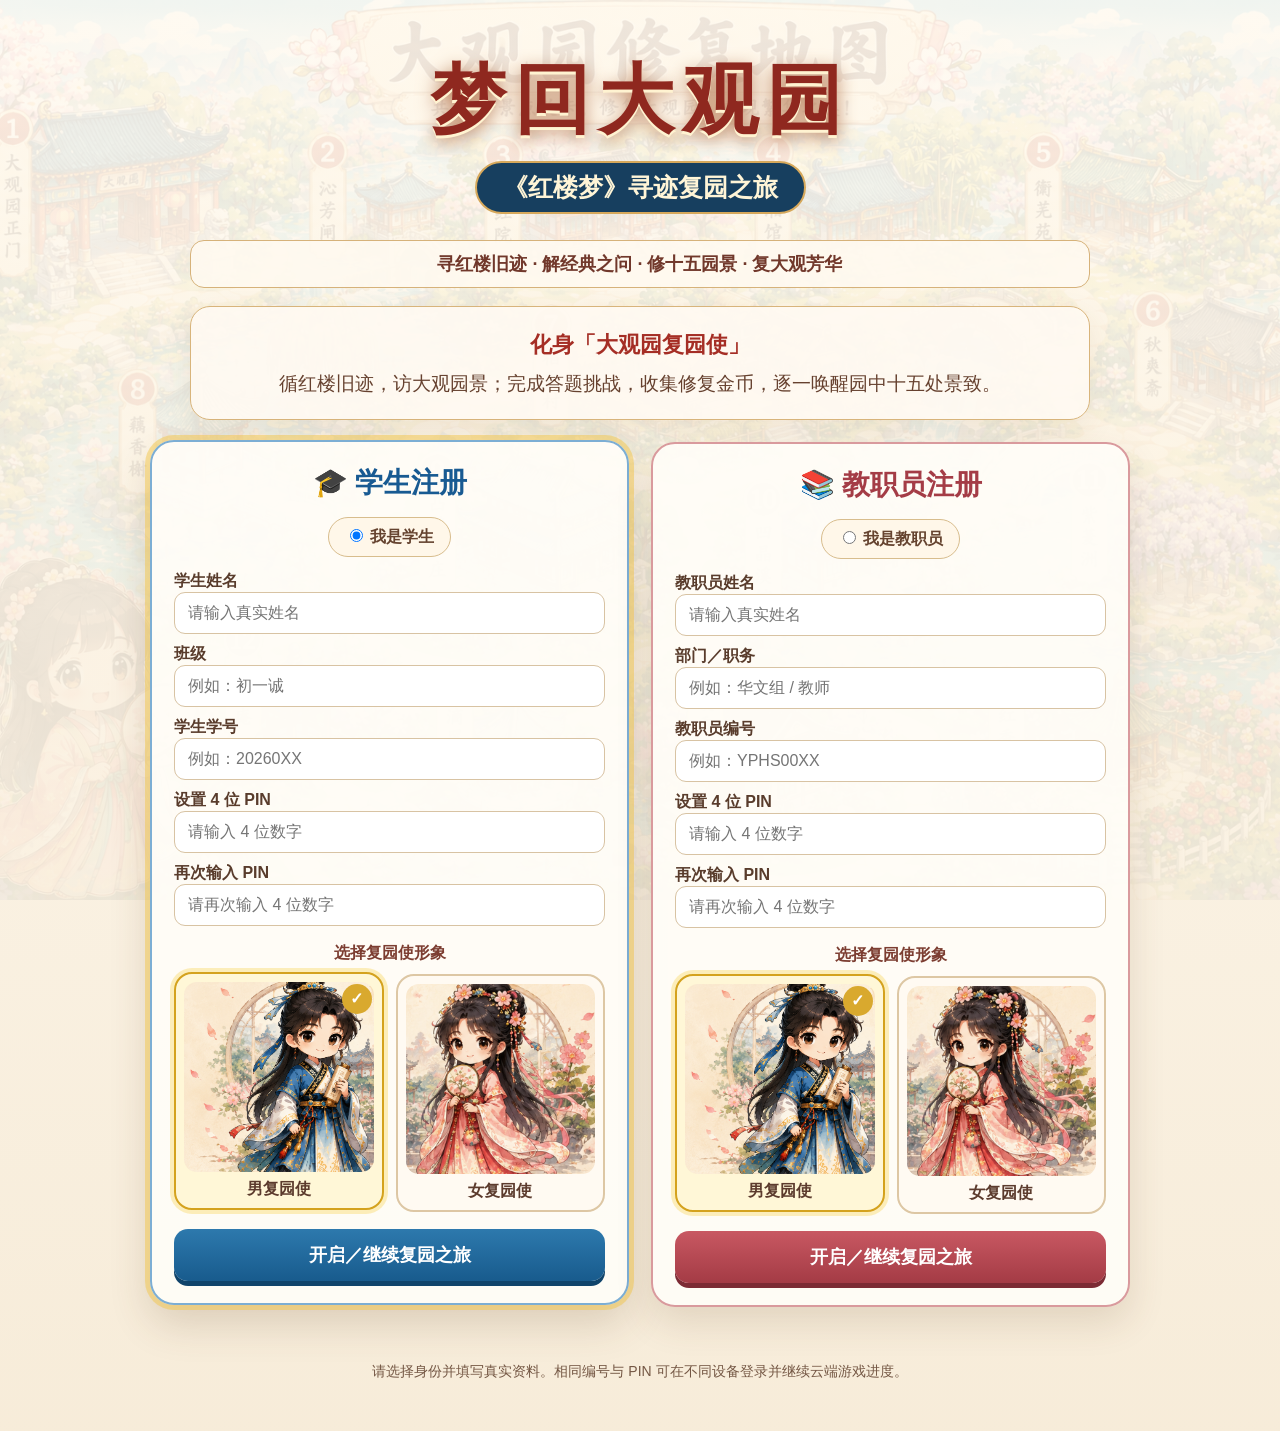
<file: index-secure.html>
﻿<!doctype html>
<html lang="zh-Hans">
<head>
<meta http-equiv="Content-Type" content="text/html; charset=UTF-8">
<meta charset="utf-8">
<meta name="viewport" content="width=device-width,initial-scale=1">
<title>梦回大观园</title>
<link rel="stylesheet" href="style.css">
<style>
body{overflow-x:hidden}
.game-shell{max-width:1500px;margin:auto;padding:12px}
.canvas-wrap{position:relative;background:#f7ecd9;border:3px double #b98a4a;border-radius:18px;overflow:hidden}
canvas{display:block;width:100%;height:auto;touch-action:none}
.map-top{display:flex;justify-content:space-between;gap:10px;align-items:center;flex-wrap:wrap;margin-bottom:10px}
.audio-controls{display:flex;gap:8px;flex-wrap:wrap}
.legend{display:flex;gap:12px;flex-wrap:wrap;font-size:14px;margin:8px 0}
.dot{display:inline-block;width:12px;height:12px;border-radius:50%;margin-right:4px}
.open{background:#2b76af}.donec{background:#61a04c}.lockedc{background:#777}
@media(max-width:680px){.game-shell{padding:6px}.pill{font-size:13px}.btn{padding:8px 11px}}

.reward-float{position:fixed;left:50%;top:28%;transform:translateX(-50%);z-index:200;
font-size:26px;font-weight:900;color:#8d3d31;background:#fff7cf;border:3px double #c59545;
border-radius:999px;padding:10px 18px;pointer-events:none;animation:rewardUp 1.2s forwards}
@keyframes rewardUp{0%{opacity:0;transform:translate(-50%,20px) scale(.8)}
20%{opacity:1}100%{opacity:0;transform:translate(-50%,-70px) scale(1.08)}}
.settlement-grid{display:grid;grid-template-columns:repeat(2,1fr);gap:10px;margin:14px 0}
.settle-box{background:#fff;border:1px solid #d8bd94;border-radius:12px;padding:12px}
.stars{font-size:34px;letter-spacing:4px}
@media(max-width:520px){.settlement-grid{grid-template-columns:1fr}}

.collection-wrap{margin-top:14px}
.collection-grid{display:grid;grid-template-columns:repeat(5,1fr);gap:8px}
.person-card{background:#fff;border:1px solid #d8bd94;border-radius:12px;padding:10px;text-align:center}
.person-card.locked-person{filter:grayscale(1);opacity:.55}
.person-icon{font-size:30px}
.reveal-person{font-size:22px;color:#8d3d31;font-weight:bold;margin:10px 0}
@media(max-width:760px){.collection-grid{grid-template-columns:repeat(3,1fr)}}
@media(max-width:460px){.collection-grid{grid-template-columns:repeat(2,1fr)}}

.compare-row{display:flex;gap:8px;flex-wrap:wrap;margin:10px 0}
.map-stage-label{font-weight:bold;color:#8d3d31}
.final-banner{position:absolute;left:50%;top:48%;transform:translate(-50%,-50%);
background:#fff6d8e8;border:6px double #c49b43;border-radius:24px;padding:18px 28px;
font-size:clamp(26px,4vw,48px);font-weight:900;color:#8d3d31;z-index:8;display:none;
box-shadow:0 12px 35px #0005;text-align:center}
.final-banner.show{display:block;animation:bannerIn 1s ease}
@keyframes bannerIn{from{opacity:0;transform:translate(-50%,-40%) scale(.75)}to{opacity:1;transform:translate(-50%,-50%) scale(1)}}

.guide-grid{display:grid;grid-template-columns:repeat(3,1fr);gap:10px}
.guide-card{border:1px solid #d8bd94;border-radius:14px;background:#fff;padding:12px;cursor:pointer;text-align:center}
.guide-card.locked{filter:grayscale(1);opacity:.5;cursor:not-allowed}.guide-card .big{font-size:36px}
.card-detail h2{margin-bottom:5px}.repair-cinema{position:fixed;inset:0;background:rgba(15,10,8,.84);z-index:300;display:none;align-items:center;justify-content:center;padding:18px}
.repair-cinema.show{display:flex}.repair-scene{width:min(720px,95vw);background:#fff8e7;border:7px double #d0a34e;border-radius:24px;padding:24px;text-align:center;overflow:hidden}
.repair-symbol{font-size:86px;animation:repairPulse 1s infinite alternate}.repair-particles{height:100px;font-size:30px;overflow:hidden;animation:particleFloat 2.2s ease}
@keyframes repairPulse{to{transform:scale(1.12);filter:brightness(1.3)}}@keyframes particleFloat{from{opacity:0;transform:translateY(35px)}to{opacity:1;transform:translateY(-10px)}}
@media(max-width:720px){.guide-grid{grid-template-columns:repeat(2,1fr)}}@media(max-width:430px){.guide-grid{grid-template-columns:1fr}}

.canvas-wrap.repairing{box-shadow:0 0 0 5px #d4aa53,0 0 35px #f1d278}
#mapCanvas{cursor:pointer}.canvas-wrap.repairing #mapCanvas{cursor:wait}

.canvas-wrap.repairing{box-shadow:0 0 0 5px #d4aa53,0 0 42px #f1d278}


.success-panel{position:relative;background:linear-gradient(180deg,#fffdf5,#fff4d8);border-color:#b9823d}
.success-panel:before,.success-panel:after{content:"";position:absolute;width:62px;height:62px;border:2px solid rgba(157,91,48,.18);transform:rotate(45deg)}
.success-panel:before{left:22px;top:22px}.success-panel:after{right:22px;bottom:22px}
.success-seal{width:72px;height:72px;border-radius:18px;margin:0 auto 8px;background:#9a4034;color:#fff6db;
display:flex;align-items:center;justify-content:center;font-family:serif;font-size:42px;font-weight:900;
box-shadow:0 8px 20px rgba(110,46,37,.22);transform:rotate(-4deg)}
.success-kicker{letter-spacing:.22em;color:#9a6b34;font-weight:bold;font-size:13px}
.success-message{font-size:18px;color:#6f4c38;margin:-4px 0 10px}
.success-panel .settle-box{background:#fffdf8;border:1px solid #d7bc8e}
.success-panel .btn{min-width:150px;margin:4px}

.person-card.unlocked{cursor:pointer}.person-card.unlocked:hover{transform:translateY(-3px);box-shadow:0 8px 20px #6f382522}
.profile-head{display:flex;gap:15px;align-items:center}.profile-icon{font-size:72px}
.profile-grid{display:grid;grid-template-columns:1fr 1fr;gap:10px}.profile-box{background:#fffaf0;border:1px solid #d8bd94;border-radius:12px;padding:12px}
.poetry-grid{display:grid;grid-template-columns:repeat(2,1fr);gap:10px}.poetry-card{background:#fff;border:1px solid #d8bd94;border-radius:13px;padding:13px;cursor:pointer}
.poetry-card:hover{background:#fff3d6}.poetry-excerpt{font-family:serif;font-size:18px;color:#8d3d31;margin:8px 0}
@media(max-width:650px){.profile-grid,.poetry-grid{grid-template-columns:1fr}}

.detail-image{width:110px;height:110px;object-fit:cover;border-radius:16px;border:3px solid #d0a34e;background:#fff}
.poetry-detail-image{display:block;max-width:100%;max-height:260px;margin:12px auto;border-radius:14px;border:2px solid #d8bd94}

.map-status-panel{position:absolute;top:16px;right:16px;z-index:8;background:rgba(255,250,238,.92);border:2px solid #c99b55;border-radius:14px;padding:10px 12px;min-width:155px;box-shadow:0 7px 20px rgba(80,45,25,.18);backdrop-filter:blur(3px)}
.map-status-panel div{display:flex;justify-content:space-between;gap:14px;font-size:13px;padding:3px 0}
.map-status-panel span{color:#79563e}.map-status-panel b{color:#8d3d31}
.next-stage-toast{position:absolute;left:50%;top:14%;transform:translateX(-50%);z-index:20;background:rgba(126,55,42,.94);color:#fff8dc;border:2px solid #e1b96c;border-radius:12px;padding:9px 18px;font-weight:bold;opacity:0;pointer-events:none;transition:opacity .35s,transform .35s}
.next-stage-toast.show{opacity:1;transform:translate(-50%,8px)}
#repairTitle,.repair-title,.map-repair-title{font-size:clamp(10px,1.5vw,17px)!important;line-height:1.2!important}
.success-panel h1{font-size:clamp(12px,1.7vw,18px)!important;margin:4px 0}
@media(max-width:700px){.map-status-panel{top:8px;right:8px;min-width:128px;padding:7px 9px}.map-status-panel div{font-size:11px}.next-stage-toast{top:18%;font-size:13px}}

#repairCinemaTitle{
  font-size:clamp(12px,1.6vw,18px)!important;
  line-height:1.18!important;
  margin:4px 0 7px!important;
  font-weight:800!important;
}
.repair-scene{padding:14px!important}
.repair-symbol{font-size:52px!important}
.repair-particles{height:58px!important;font-size:19px!important}

.repair-title-toast{position:absolute;left:50%;z-index:25;transform:translateX(-50%);padding:6px 14px;border-radius:10px;background:rgba(94,47,37,.90);border:1px solid rgba(231,193,118,.85);box-shadow:0 5px 16px rgba(60,30,20,.20);font-weight:800;letter-spacing:.04em;opacity:0;pointer-events:none;transition:opacity .7s ease,transform .7s ease;white-space:nowrap}
.repair-title-toast.show{opacity:var(--repair-opacity,.92)}
.repair-title-toast.pos-top{top:8%;transform:translate(-50%,0)}
.repair-title-toast.pos-middle{top:50%;transform:translate(-50%,-50%)}
.repair-title-toast.pos-bottom{bottom:8%;transform:translate(-50%,0)}

.repair-sub-line{font-size:.72em;font-weight:500;margin-top:3px;opacity:.88;letter-spacing:.02em}

.stage-scene-banner{width:100%;max-height:235px;object-fit:cover;border-radius:15px;border:2px solid #d7b676;background:#fffaf0;margin:6px 0 12px;box-shadow:0 7px 18px rgba(91,57,34,.12)}
.guide-thumb{width:100%;aspect-ratio:480/260;object-fit:cover;border-radius:10px;border:1px solid #d8bd94;margin-bottom:7px;background:#f5ead8}
.card-scene-image{display:block;width:min(560px,100%);max-height:300px;object-fit:cover;margin:0 auto 14px;border-radius:16px;border:3px double #d0a34e;background:#fff}
.repair-scene-image{display:block;width:min(520px,100%);max-height:230px;object-fit:cover;margin:8px auto 10px;border-radius:14px;border:2px solid #d8bd94;background:#fff}

/* ===== 玩家资料登记设计版 ===== */
.profile-gate{min-height:100vh;background:linear-gradient(180deg,#fff7e5 0%,#f7dca8 52%,#f2cf94 100%);padding:28px 14px 48px;color:#65432f}
.profile-gate-inner{width:min(980px,100%);margin:0 auto}
.profile-brand{text-align:center;margin:4px 0 18px}.profile-brand h1{font-family:serif;font-size:clamp(34px,6vw,58px);margin:0;color:#8e4e2f;letter-spacing:.12em}.profile-brand p{margin:8px 0 0;color:#9c724f;font-weight:700}
.profile-story{background:rgba(255,255,255,.88);border-radius:28px;padding:24px 30px;text-align:center;box-shadow:0 8px 30px rgba(124,76,34,.10);line-height:1.9;font-size:clamp(15px,2.2vw,19px);margin-bottom:20px}
.profile-story b{color:#7d452d;font-size:1.05em}
.profile-card{background:rgba(255,252,245,.95);border:3px solid #d1a15c;border-radius:28px;padding:24px;box-shadow:0 14px 34px rgba(115,69,28,.12)}
.role-tabs{display:flex;gap:10px;justify-content:center;margin-bottom:20px}.role-tab{border:2px solid #d5ad70;background:#fff;border-radius:999px;padding:10px 24px;font-size:16px;font-weight:800;color:#765039;cursor:pointer}.role-tab.active{background:#9a5734;color:#fff;border-color:#9a5734}
.profile-form-title{text-align:center;color:#8b4b2e;margin:0 0 16px;font-size:22px}
.profile-form-grid{display:grid;grid-template-columns:repeat(12,minmax(0,1fr));gap:14px}.pf-field{grid-column:span 4;min-width:0}.pf-field.half{grid-column:span 6}.pf-field.full{grid-column:1/-1}.pf-field label{display:block;font-weight:800;margin:0 0 6px;color:#704831}.pf-field input{width:100%;box-sizing:border-box;border:2px solid #d5ad70;background:#fffefb;border-radius:15px;padding:13px 15px;font-size:16px;outline:none;min-width:0}.pf-field input:focus{border-color:#a65f38;box-shadow:0 0 0 3px rgba(166,95,56,.12)}
.pf-help{text-align:center;margin:14px 0 4px;color:#725594;font-weight:800}.avatar-box{margin:18px auto 0;width:min(480px,100%);border:2px dashed #d4a866;border-radius:24px;padding:16px;text-align:center;background:#fffaf0}.avatar-options{display:flex;gap:14px;justify-content:center;flex-wrap:wrap}.avatar-choice{display:flex;align-items:center;gap:8px;border:2px solid #d5ad70;background:#fff;border-radius:999px;padding:8px 18px;cursor:pointer}.avatar-choice input{width:18px;height:18px}
.profile-actions{text-align:center;margin-top:18px}.profile-start{border:none;border-radius:999px;background:#c17837;color:#fff9e9;font-size:20px;font-weight:900;padding:14px 38px;box-shadow:0 7px 0 #a26029;cursor:pointer;min-width:300px;max-width:100%}.profile-start:active{transform:translateY(3px);box-shadow:0 4px 0 #a26029}.profile-error{min-height:24px;text-align:center;color:#a33b32;font-weight:800;margin-top:12px}
.current-player{display:inline-flex;align-items:center;gap:6px;background:#fff7d9;border:1px solid #d5ad70;border-radius:999px;padding:7px 11px;font-weight:800;color:#7d4c2e}.switch-player{border:0;background:transparent;color:#8d3d31;font-weight:800;text-decoration:underline;cursor:pointer;padding:0 2px}
@media(max-width:720px){.profile-gate{padding:18px 10px 34px}.profile-story{padding:18px 16px;border-radius:20px}.profile-card{padding:18px 12px;border-radius:20px}.pf-field,.pf-field.half{grid-column:1/-1}.role-tab{flex:1;padding:10px 8px}.profile-start{min-width:0;width:100%}.profile-form-grid{gap:11px}}


/* 复园主题注册页 V2 */
.profile-gate{min-height:100vh;background:linear-gradient(rgba(255,250,241,.90),rgba(247,236,217,.94)),url('images/大观园正式地图.png') center/cover fixed;padding:28px 16px 50px}
.profile-gate-inner{max-width:1180px;margin:auto}.profile-brand{text-align:center;padding:18px 12px 8px}.profile-brand h1{font-family:STKaiti,KaiTi,serif;font-size:clamp(42px,7vw,76px);letter-spacing:8px;color:#8f281f;margin:0;text-shadow:0 3px 0 #fff3d1,0 6px 18px #b77b55}.profile-brand .sub{display:inline-block;margin-top:8px;padding:8px 26px;border-radius:999px;background:#173f5f;color:#fff5d7;font-size:clamp(17px,2.5vw,25px);font-weight:900;border:2px solid #d6a85b}.profile-motto{margin:14px auto 18px;max-width:900px;text-align:center;background:#fffaf0e8;border:1px solid #d6b27a;border-radius:14px;padding:11px 18px;color:#71382b;font-weight:900;font-size:18px}.profile-story{max-width:900px;margin:0 auto 22px;background:#fffaf2e8;border:1px solid #d8b47b;border-radius:20px;padding:17px 24px;text-align:center;color:#66412f;box-shadow:0 10px 30px #76522b18}.profile-story strong{color:#a52e25;font-size:22px}.dual-register{display:grid;grid-template-columns:1fr 1fr;gap:22px;align-items:stretch}.register-panel{background:#fffdf8ed;border:2px solid #d9b16f;border-radius:24px;padding:22px;box-shadow:0 16px 36px #60401f24;position:relative;overflow:hidden}.register-panel.student{border-color:#7caed4}.register-panel.staff{border-color:#d99a9d}.register-panel.selected{box-shadow:0 0 0 5px #f4c84d80,0 18px 40px #60401f30;transform:translateY(-2px)}.panel-title{text-align:center;font-family:STKaiti,KaiTi,serif;font-size:28px;font-weight:900;margin:0 0 15px}.student .panel-title{color:#185a92}.staff .panel-title{color:#a43c46}.identity-pick{display:flex;justify-content:center;margin-bottom:14px}.identity-pick label{font-weight:900;background:#fff7e9;border:1px solid #d8bd8d;border-radius:999px;padding:8px 16px;cursor:pointer}.profile-fields{display:grid;grid-template-columns:1fr;gap:10px}.profile-fields label{font-weight:800;color:#593c2c}.profile-fields input{width:100%;box-sizing:border-box;padding:11px 13px;border:1px solid #d8c3a3;border-radius:11px;background:#fff;font-size:16px}.avatar-title{text-align:center;font-weight:900;color:#7c3d31;margin:17px 0 10px}.avatar-pair{display:grid;grid-template-columns:1fr 1fr;gap:12px}.avatar-option{display:block;cursor:pointer}.avatar-option input{position:absolute;opacity:0}.avatar-card{border:2px solid #ddc7a4;border-radius:18px;background:#fffaf2;padding:8px;text-align:center;transition:.18s}.avatar-card img{width:100%;height:190px;object-fit:cover;object-position:50% 38%;border-radius:13px;display:block}.avatar-name{font-weight:900;margin-top:7px;color:#5c3b2d}.avatar-check{display:none;position:absolute;right:10px;top:10px;background:#d9a92e;color:white;width:30px;height:30px;border-radius:50%;align-items:center;justify-content:center;font-weight:900}.avatar-option input:checked+.avatar-card{border-color:#d4a21e;box-shadow:0 0 0 4px #f7d96b70;background:#fff7d7;transform:translateY(-2px)}.avatar-option input:checked+.avatar-card .avatar-check{display:flex}.avatar-card{position:relative}.panel-start{width:100%;margin-top:17px;border:0;border-radius:14px;padding:14px 16px;font-size:18px;font-weight:900;color:white;cursor:pointer;box-shadow:0 5px 0 #7f3527}.student .panel-start{background:linear-gradient(#2d79ad,#185b8d);box-shadow:0 5px 0 #10446b}.staff .panel-start{background:linear-gradient(#c85862,#a43b45);box-shadow:0 5px 0 #7c2b34}.profile-help-new{text-align:center;margin:18px 0 0;color:#745744;font-size:14px}.profile-error{min-height:24px;text-align:center;color:#a33b32;font-weight:900;margin:14px 0 0}.role-tabs,.profile-form-title,.profile-card{display:none!important}
@media(max-width:820px){.dual-register{grid-template-columns:1fr}.profile-brand h1{letter-spacing:3px}.register-panel{padding:16px}.avatar-card img{height:170px}}

</style>
</head>
<body>
<audio id="bgm" loop preload="auto" src="audio/空山箫语_Whisper_of_Empty_Mountains.mp3"></audio>
<audio id="clickSfx" preload="auto" src="audio/click.wav"></audio>
<audio id="correctSfx" preload="auto" src="audio/correct.wav"></audio>
<audio id="wrongSfx" preload="auto" src="audio/wrong.wav"></audio>
<audio id="repairSfx" preload="auto" src="audio/correct.wav"></audio>


<div id="profileGate" class="profile-gate">
  <div class="profile-gate-inner">
    <div class="profile-brand"><h1>梦回大观园</h1><div class="sub">《红楼梦》寻迹复园之旅</div></div>
    <div class="profile-motto">寻红楼旧迹 · 解经典之问 · 修十五园景 · 复大观芳华</div>
    <div class="profile-story"><strong>化身「大观园复园使」</strong><br>循红楼旧迹，访大观园景；完成答题挑战，收集修复金币，逐一唤醒园中十五处景致。</div>
    <form id="playerProfileForm" autocomplete="off">
      <div class="dual-register">
        <section id="studentPanel" class="register-panel student selected">
          <h2 class="panel-title">🎓 学生注册</h2>
          <div class="identity-pick"><label><input type="radio" name="rolePick" value="student" checked> 我是学生</label></div>
          <div id="studentFields" class="profile-fields">
            <div><label for="studentName">学生姓名</label><input id="studentName" maxlength="30" placeholder="请输入真实姓名"></div>
            <div><label for="studentClass">班级</label><input id="studentClass" maxlength="20" placeholder="例如：初一诚"></div>
            <div><label for="studentId">学生学号</label><input id="studentId" maxlength="30" placeholder="例如：20260XX"></div>
            <div><label for="studentPin">设置 4 位 PIN</label><input id="studentPin" inputmode="numeric" maxlength="4" placeholder="请输入 4 位数字"></div>
            <div><label for="studentPin2">再次输入 PIN</label><input id="studentPin2" inputmode="numeric" maxlength="4" placeholder="请再次输入 4 位数字"></div>
          </div>
          <div class="avatar-title">选择复园使形象</div>
          <div class="avatar-pair">
            <label class="avatar-option"><input type="radio" name="studentAvatar" value="男复园使" checked><div class="avatar-card"><span class="avatar-check">✓</span><img src="images/avatars/male_fuyuan.png" alt="男复园使"><div class="avatar-name">男复园使</div></div></label>
            <label class="avatar-option"><input type="radio" name="studentAvatar" value="女复园使"><div class="avatar-card"><span class="avatar-check">✓</span><img src="images/avatars/female_fuyuan.png" alt="女复园使"><div class="avatar-name">女复园使</div></div></label>
          </div>
          <button class="panel-start" type="submit" data-role="student">开启／继续复园之旅</button>
        </section>
        <section id="staffPanel" class="register-panel staff">
          <h2 class="panel-title">📚 教职员注册</h2>
          <div class="identity-pick"><label><input type="radio" name="rolePick" value="staff"> 我是教职员</label></div>
          <div id="staffFields" class="profile-fields">
            <div><label for="staffName">教职员姓名</label><input id="staffName" maxlength="30" placeholder="请输入真实姓名"></div>
            <div><label for="staffDept">部门／职务</label><input id="staffDept" maxlength="30" placeholder="例如：华文组 / 教师"></div>
            <div><label for="staffId">教职员编号</label><input id="staffId" maxlength="30" placeholder="例如：YPHS00XX"></div>
            <div><label for="staffPin">设置 4 位 PIN</label><input id="staffPin" inputmode="numeric" maxlength="4" placeholder="请输入 4 位数字"></div>
            <div><label for="staffPin2">再次输入 PIN</label><input id="staffPin2" inputmode="numeric" maxlength="4" placeholder="请再次输入 4 位数字"></div>
          </div>
          <div class="avatar-title">选择复园使形象</div>
          <div class="avatar-pair">
            <label class="avatar-option"><input type="radio" name="staffAvatar" value="男复园使" checked><div class="avatar-card"><span class="avatar-check">✓</span><img src="images/avatars/male_fuyuan.png" alt="男复园使"><div class="avatar-name">男复园使</div></div></label>
            <label class="avatar-option"><input type="radio" name="staffAvatar" value="女复园使"><div class="avatar-card"><span class="avatar-check">✓</span><img src="images/avatars/female_fuyuan.png" alt="女复园使"><div class="avatar-name">女复园使</div></div></label>
          </div>
          <button class="panel-start" type="submit" data-role="staff">开启／继续复园之旅</button>
        </section>
      </div>
      <div id="profileError" class="profile-error"></div>
      <div class="profile-help-new">请选择身份并填写真实资料。相同编号与 PIN 可在不同设备登录并继续云端游戏进度。</div>
    </form>
  </div>
</div>

<div class="game-shell" id="gameShell">
  <div class="map-top">
    <div>
      <h1 style="margin:0">🌸 梦回大观园</h1><div style="font-weight:bold;color:#8d3d31">修复大观园｜《红楼梦》十五景修缮之旅</div>
      <div class="legend">
        <span><i class="dot open"></i>当前关卡</span>
        <span><i class="dot donec"></i>已完成</span>
        <span><i class="dot lockedc"></i>未开放</span>
      </div>
    </div>
    <div class="stats">
      <span class="pill">⭐ 得分 <span id="score">0</span></span>
      <span class="pill">🪙 金币 <span id="coins">0</span></span>
      <span class="pill">✅ 正确 <span id="correctCount">0</span></span>
      <span class="pill">❌ 错误 <span id="wrongCount">0</span></span>
      <span class="pill">🔥 连击 <span id="comboCount">0</span></span>
      <span class="pill">📍 完成 <span id="doneCount">0</span>/15</span><span class="current-player" id="currentPlayerBadge"></span><button class="switch-player" id="switchPlayerBtn" type="button">切换玩家</button><button class="btn alt" id="musicBtn">🎵 音乐：开</button>
      <button class="btn alt" id="guideBtn">导览册</button><button class="btn alt" id="poetryBtn">诗词图鉴</button><button class="btn alt" id="reportBtn">学习记录</button><button class="btn alt" id="resetBtn">重置</button>
    </div>
  </div>

  <div class="compare-row">
    <span class="pill">地图阶段：<span id="mapStageLabel" class="map-stage-label">待修复</span></span>
    <button class="btn alt" id="beforeBtn">查看修复前</button>
    <button class="btn alt" id="afterBtn">查看当前成果</button>
  </div>
  <div class="canvas-wrap">
    <div id="finalBanner" class="final-banner">🌸 梦回大观园 🌸<br><small>全园修复完成</small></div>
    
<div id="mapStatusPanel" class="map-status-panel">
  <div><span>📍 当前地点</span><b id="statusLocation">大观园正门</b></div>
  <div><span>🏯 修复进度</span><b id="statusProgress">0 / 15</b></div>
  <div><span>🪙 金币</span><b id="statusCoins">0</b></div>
</div>
<div id="nextStageToast" class="next-stage-toast"></div><div id="repairTitleToast" class="repair-title-toast"></div>
<canvas id="mapCanvas" width="1536" height="1024" aria-label="大观园十五关互动地图"></canvas>
  </div>
  <div id="mapRepairStatus" class="note hidden" style="text-align:center;font-size:18px;font-weight:bold"></div><div class="progress" style="margin-top:10px"><div id="overallBar" class="bar"></div></div>
  <section class="collection-wrap">
    <h2>人物图鉴</h2>
    <div id="personCollection" class="collection-grid"></div>
  </section>
</div>



<div class="modal" id="personDetailModal">
 <div class="panel">
  <div class="top"><h2 id="personDetailTitle">人物图鉴</h2><button class="btn alt" id="closePersonDetail">关闭</button></div>
  <div class="profile-head"><div id="personDetailVisual"><div id="personDetailIcon" class="profile-icon">👤</div></div><div><h2 id="personDetailName"></h2><div id="personDetailStage" class="badge"></div></div></div>
  <div class="profile-grid" style="margin-top:12px">
   <div class="profile-box"><h3>身份</h3><div id="personIdentity"></div></div>
   <div class="profile-box"><h3>性格</h3><div id="personPersonality"></div></div>
   <div class="profile-box"><h3>代表情节</h3><div id="personStories"></div></div>
   <div class="profile-box"><h3>相关诗词</h3><div id="personPoems"></div></div>
  </div>
 </div>
</div>
<div class="modal" id="poetryModal">
 <div class="panel">
  <div class="top"><h2>📜 诗词图鉴</h2><button class="btn alt" id="closePoetry">关闭</button></div>
  <p>相关景点完成后，诗词资料会逐步解锁。</p>
  <div id="poetryGrid" class="poetry-grid"></div>
 </div>
</div>
<div class="modal" id="poetryDetailModal">
 <div class="panel">
  <div class="top"><h2 id="poetryDetailTitle"></h2><button class="btn alt" id="closePoetryDetail">关闭</button></div>
  <div id="poetryDetailAuthor" class="badge"></div><div id="poetryDetailImageWrap"></div>
  <div id="poetryDetailExcerpt" class="poetry-excerpt"></div>
  <h3>创作背景</h3><div id="poetryDetailBackground" class="note"></div>
  <h3>文学意义</h3><div id="poetryDetailMeaning" class="note"></div>
 </div>
</div>
<div class="modal" id="guideModal">
 <div class="panel">
  <div class="top"><h2>📖 大观园导览册</h2><button class="btn alt" id="closeGuide">关闭</button></div>
  <p>完成关卡后，即可解锁对应景点知识卡。</p>
  <div id="guideGrid" class="guide-grid"></div>
 </div>
</div>
<div class="modal" id="cardModal">
 <div class="panel card-detail">
  <div class="top"><h2 id="cardTitle"></h2><button class="btn alt" id="closeCard">关闭</button></div>
  <div id="cardIcon" style="font-size:70px;text-align:center"></div>
  <img id="cardSceneImage" class="card-scene-image" alt="景点插图">
  <h3>景点简介</h3><div id="cardIntro" class="note"></div>
  <h3>文学意义</h3><div id="cardMeaning" class="note"></div>
  <h3>修复成果</h3><div id="cardRepair" class="note"></div>
 </div>
</div>
<div id="repairCinema" class="repair-cinema" style="display:none!important">
 <div class="repair-scene">
  <div id="repairSymbol" class="repair-symbol">🏯</div>
  <img id="repairSceneImage" class="repair-scene-image" alt="修复景点插图">
  <h1 id="repairCinemaTitle">修复完成</h1>
  <div id="repairCinemaText" class="note"></div>
  <div id="repairParticles" class="repair-particles">✨ 🌸 ✨ 🏮 ✨</div>
  <button class="btn" id="finishRepairCinema">领取知识卡</button>
 </div>
</div>
<div class="modal" id="recordModal">
 <div class="panel">
  <div class="top"><h2>📊 我的学习记录</h2><button class="btn alt" id="closeRecord">关闭</button></div>
  <div id="recordContent" class="note"></div>
  <button class="btn" id="downloadRecordBtn">下载学习记录 CSV</button>
 </div>
</div>
<div class="modal" id="quizModal">
 <div class="panel">
  <div class="top">
    <div><h2 id="stageTitle"></h2><p id="stagePerson"></p></div>
    <button class="btn alt" id="closeQuiz">返回地图</button>
  </div>
  <img id="stageSceneImage" class="stage-scene-banner" alt="当前景点插图">
  <div class="progress"><div id="quizBar" class="bar"></div></div>
  <div class="note" id="repairText"></div>
  <h2 id="questionText"></h2>
  <div id="answers" class="answers"></div>
  <div id="feedback" class="note">请选择答案。</div>
  <button class="btn hidden" id="nextBtn">下一题</button>
 </div>
</div>



<div class="modal" id="practiceModal">
 <div class="panel" style="text-align:center">
  <div style="font-size:64px">📖</div>
  <h2 id="practiceTitle">此地点已经修复</h2>
  <p>重新进入将作为练习，不增加得分、金币、正确题数或连击。</p>
  <button class="btn" id="practiceBtn">开始练习</button>
  <button class="btn alt" id="cancelPracticeBtn">取消</button>
 </div>
</div>

<div class="modal" id="settlementModal">
 <div class="panel success-panel" style="text-align:center">
  <div class="success-seal">修</div>
  <div class="success-kicker">大观园修缮记录</div>
  <h1 id="settlementTitle">关卡修复完成</h1>
  <div id="settlementMessage" class="success-message">景点已恢复昔日风华</div>
  <div class="stars" id="settlementStars">★★★</div>
  <div class="reveal-person" id="settlementPerson"></div>
  <div class="settlement-grid">
   <div class="settle-box">本关得分<br><b id="stageScoreResult">0</b></div>
   <div class="settle-box">本关金币<br><b id="stageCoinsResult">0</b></div>
   <div class="settle-box">答对题数<br><b id="stageCorrectResult">0</b></div>
   <div class="settle-box">最高连击<br><b id="stageComboResult">0</b></div>
  </div>
  <button class="btn" id="nextStageBtn">进入下一关</button>
  <button class="btn alt" id="continueMapBtn">返回地图</button>
 </div>
</div>

<div class="modal" id="resultModal">
 <div class="panel" style="text-align:center">
  <div style="font-size:78px">🏆</div>
  <h1>大观园修复完成</h1>
  <p>最终称号：<b id="finalTitle"></b></p>
  <p>最终得分：<b id="finalScore"></b></p>
  <p>修缮金币：<b id="finalCoins"></b></p>
  <p>正确率：<b id="finalAccuracy"></b></p>
  <button class="btn" id="backMap">返回地图</button>
 </div>
</div>

<script src="config.js"></script>
<script>
const SHARED_CONFIG_KEY="dreamGardenSharedConfigV1";
function loadLatestGameConfig(){
  try{
    const saved=localStorage.getItem(SHARED_CONFIG_KEY);
    if(saved){
      const parsed=JSON.parse(saved);
      if(parsed&&Array.isArray(parsed.stages))return parsed;
    }
  }catch(err){
    console.warn("无法读取教师后台保存资料：",err);
  }
  return GAME_CONFIG;
}
const ACTIVE_GAME_CONFIG=loadLatestGameConfig();
const STAGES = ACTIVE_GAME_CONFIG.stages;
const SETTINGS = ACTIVE_GAME_CONFIG.settings || {
  questionsPerStage:5, scorePerCorrect:10, coinsPerCorrect:20,
  firstClearScore:50, firstClearCoins:100, comboStart:3,
  comboBonusStep:5, comboBonusMax:20, allowPractice:true,
  practiceRewards:false, autoNextStage:true,
  ambientClouds:true,ambientPetals:true,ambientLeaves:true,
  ambientButterflies:true,ambientBirds:true,lanternGlow:true,
  waterAnimation:true,repairAnimationDuration:6500
};

const configChannel=("BroadcastChannel" in window)?new BroadcastChannel("dreamGardenConfigChannel"):null;
if(configChannel){
  configChannel.onmessage=event=>{
    if(event.data?.type==="config-updated"){
      const ok=confirm("教师后台已保存新资料。是否立即重新载入学生版？");
      if(ok)location.reload();
    }
  };
}
window.addEventListener("storage",event=>{
  if(event.key===SHARED_CONFIG_KEY){
    const ok=confirm("检测到教师后台的新资料。是否立即重新载入？");
    if(ok)location.reload();
  }
});

const canvas = document.getElementById("mapCanvas");
const ctx = canvas.getContext("2d");
const mapImage = new Image();
const effectImages={};
["gold_glow","sparkle"].forEach(name=>{
  const img=new Image();
  img.src="images/effects/"+name+".png";
  effectImages[name]=img;
});
mapImage.src = "images/大观园正式地图.png";

// ===== 安全云端存档：学生版只通过 Vercel API，不再直接连接 Supabase =====
const PLAYER_TOKEN_KEY="menghuiPlayerSessionV1";
let playerToken=localStorage.getItem(PLAYER_TOKEN_KEY)||"";

async function readApiJson(response){
  const text=await response.text();
  let data=null;
  try{data=text?JSON.parse(text):null;}catch{}
  if(!response.ok || !data?.ok){
    const err=new Error(data?.message||text||("HTTP "+response.status));
    err.status=response.status;
    err.code=data?.code||"";
    throw err;
  }
  return data;
}

async function cloudLoginOrRegister(p,pin){
  const response=await fetch("/api/player-login",{
    method:"POST",
    headers:{"Content-Type":"application/json"},
    body:JSON.stringify({
      role:p.role,
      name:p.name,
      external_id:p.id,
      class_name:p.role==="student"?(p.className||""):"",
      department:p.role==="staff"?(p.department||""):"",
      avatar:p.avatar,
      pin
    })
  });
  const data=await readApiJson(response);
  if(!data.token)throw new Error("服务器没有返回玩家登录 token");
  playerToken=data.token;
  localStorage.setItem(PLAYER_TOKEN_KEY,playerToken);
  const row=data.player||{};
  return {
    ...p,
    dbId:Number(row.id||0),
    name:row.name||p.name,
    className:p.role==="student"?(row.class_name||p.className||""):(p.className||""),
    department:p.role==="staff"?(row.department||p.department||""):(p.department||""),
    avatar:row.avatar||p.avatar
  };
}

async function cloudLoadProgressFor(){
  if(!playerToken)return null;
  const response=await fetch("/api/load-progress",{
    method:"GET",
    headers:{"Authorization":"Bearer "+playerToken}
  });
  const data=await readApiJson(response);
  return data.progress||null;
}

async function cloudLoadProgress(){
  return cloudLoadProgressFor();
}

function stateFromCloud(r,base={}){
  return {
    ...base,
    score:r?.score??0, coins:r?.coins??0, correct:r?.correct??0, wrong:r?.wrong??0, answered:r?.answered??0,
    combo:r?.combo??0, bestCombo:r?.best_combo??0, completed:r?.completed??{},
    stageRecords:r?.stage_records??base.stageRecords??{}, music:base.music??true
  };
}

let cloudSaveTimer=null;
let cloudProgressReady=false;
function cloudSaveProgressSoon(){
  if(!playerProfile || !playerToken || !cloudProgressReady)return;
  clearTimeout(cloudSaveTimer);
  cloudSaveTimer=setTimeout(cloudSaveProgress,450);
}

async function cloudSaveProgress(){
  if(!playerProfile || !playerToken)return;
  const payload={
    score:state.score||0, coins:state.coins||0, correct:state.correct||0, wrong:state.wrong||0, answered:state.answered||0,
    combo:state.combo||0, best_combo:state.bestCombo||0, completed:state.completed||{}, stage_records:state.stageRecords||{}
  };
  try{
    const response=await fetch("/api/save-progress-secure",{
      method:"POST",
      headers:{"Content-Type":"application/json","Authorization":"Bearer "+playerToken},
      body:JSON.stringify(payload)
    });
    await readApiJson(response);
  }catch(e){
    console.warn("安全云端进度保存失败，将保留本机存档：",e);
    if(e.status===401){
      localStorage.removeItem(PLAYER_TOKEN_KEY);
      playerToken="";
      cloudProgressReady=false;
    }
  }
}

const PLAYER_PROFILE_KEY="menghuiCurrentPlayerV1";
const PLAYER_REGISTRY_KEY="menghuiPlayerRegistryV1";
let playerProfile=JSON.parse(localStorage.getItem(PLAYER_PROFILE_KEY)||"null");
function profileIdentityKey(p){return p?((p.role||"student")+":"+(p.id||p.name||"guest")):"guest";}
function stateStorageKey(){return "gardenCanvasStudent::"+profileIdentityKey(playerProfile);}
function readPlayerState(){
  const scoped=localStorage.getItem(stateStorageKey());
  if(scoped)return JSON.parse(scoped);
  if(playerProfile){
    const legacy=localStorage.getItem("gardenCanvasStudent");
    if(legacy){try{return JSON.parse(legacy)}catch(e){}}
  }
  return null;
}

let state = readPlayerState() ||
  {score:0, coins:0, correct:0, wrong:0, answered:0, combo:0, bestCombo:0, completed:{}, music:true};
let current=null, pool=[], idx=0, answered=false;let stageAnswered=0;
let compareMode="current";
let celebrationPetals=[];
let celebrationStart=0;
let activeMapRepair=null;
let mapInputLocked=false;
let practiceMode=false;
let pendingPracticeStage=null;
let stageScore=0, stageCoins=0, stageCorrect=0, stageCombo=0, stageBestCombo=0;
let displayRect={x:0,y:0,w:canvas.width,h:canvas.height};
let ambient={
  petals:[],leaves:[],butterflies:[],birds:[],clouds:[],
  initialized:false,lastBird:0
};




let activeBgmSource="";
function ensureSingleBackgroundMusic(){
  const wanted=SETTINGS.bgmPath||"audio/空山箫语_Whisper_of_Empty_Mountains.mp3";
  if(activeBgmSource===wanted && bgm.getAttribute("src")===wanted)return;
  bgm.pause();
  bgm.currentTime=0;
  bgm.src=wanted;
  bgm.loop=true;
  activeBgmSource=wanted;
}

let musicUnlocked=false;
function unlockBackgroundMusic(){
  ensureSingleBackgroundMusic();
  if(musicUnlocked)return;
  musicUnlocked=true;
  if(SETTINGS.musicEnabled!==false && state.music){
    bgm.volume=Math.max(0,Math.min(1,Number(SETTINGS.musicVolume??.34)));
    bgm.muted=false;
    if(!bgm.paused)return;
    bgm.play().then(()=>{
      musicBtn.textContent="🎵 音乐：开";
    }).catch(()=>{
      musicUnlocked=false;
      musicBtn.textContent="🎵 点击开启音乐";
    });
  }
}
["pointerdown","keydown","touchstart"].forEach(evt=>{
  window.addEventListener(evt,unlockBackgroundMusic,{once:true,capture:true});
});

function applyAudioSettings(){
  ensureSingleBackgroundMusic();
  const musicOn=SETTINGS.musicEnabled!==false;
  const soundOn=SETTINGS.soundEnabled!==false;
  clickSfx.src=SETTINGS.clickSoundPath||"audio/click.wav";
  correctSfx.src=SETTINGS.correctSoundPath||"audio/correct.wav";
  wrongSfx.src=SETTINGS.wrongSoundPath||"audio/wrong.wav";
  repairSfx.src=SETTINGS.repairSoundPath||SETTINGS.correctSoundPath||"audio/correct.wav";
  bgm.volume=Math.max(0,Math.min(1,Number(SETTINGS.musicVolume??.34)));
  [clickSfx,correctSfx,wrongSfx,repairSfx].forEach(a=>{
    a.volume=Math.max(0,Math.min(1,Number(SETTINGS.soundVolume??.75)));
    a.muted=!soundOn;
    try{a.load();}catch{}
  });
  bgm.muted=!musicOn;
  if(!musicOn)state.music=false;
  musicBtn.textContent=state.music&&musicOn?"🎵 点击画面播放音乐":"🎵 音乐：关";
}
function playSound(audio){
  if(SETTINGS.soundEnabled===false || !audio)return;
  audio.muted=false;
  audio.volume=Math.max(0,Math.min(1,Number(SETTINGS.soundVolume??.75)));
  try{
    audio.pause();
    audio.currentTime=0;
    if(audio.readyState===0)audio.load();
    const promise=audio.play();
    if(promise&&typeof promise.catch==="function"){
      promise.catch(()=>{
        setTimeout(()=>{
          try{audio.load();audio.currentTime=0;audio.play().catch(()=>{});}catch{}
        },60);
      });
    }
  }catch{}
}


function updateMapStatusPanel(){
  if(!document.getElementById("mapStatusPanel"))return;
  const completedCount=Object.keys(state.completed||{}).length;
  const currentStage=STAGES.find((stage,i)=>!state.completed[stage.name] && (i===0||state.completed[STAGES[i-1].name])) || STAGES[STAGES.length-1];
  statusLocation.textContent=currentStage?currentStage.name:"全园完成";
  statusProgress.textContent=completedCount+" / "+STAGES.length;
  statusCoins.textContent=state.coins||0;
  mapStatusPanel.style.display=SETTINGS.showStatusPanel===false?"none":"block";
}

function showRepairTitle(stage){
  const el=document.getElementById("repairTitleToast");
  if(!el||!stage)return;

  const stageName=stage.name||"景点";
  const customTitle=String(stage.completionTitle||"").trim();
  const globalTitle=String(SETTINGS.repairTitleText||"✓ {stage}修复完成");
  const titleTemplate=customTitle||globalTitle;
  const title=titleTemplate.replaceAll("{stage}",stageName);
  const line=String(stage.completionLine||"").trim();

  const size=Math.max(10,Math.min(40,Number(SETTINGS.repairTitleFontSize||16)));
  const color=SETTINGS.repairTitleColor||"#FFE7A3";
  const opacity=Math.max(.2,Math.min(1,Number(SETTINGS.repairTitleOpacity??.92)));
  const duration=Math.max(700,Math.min(8000,Number(SETTINGS.repairTitleDuration||1800)));
  const fade=Math.max(100,Math.min(3000,Number(SETTINGS.repairTitleFade||700)));
  const pos=["top","middle","bottom"].includes(SETTINGS.repairTitlePosition)?SETTINGS.repairTitlePosition:"top";

  el.innerHTML="";
  const main=document.createElement("div");
  main.className="repair-main-title";
  main.textContent=title;
  el.appendChild(main);

  if(line){
    const sub=document.createElement("div");
    sub.className="repair-sub-line";
    sub.textContent=line;
    el.appendChild(sub);
  }

  el.style.fontSize=size+"px";
  el.style.color=color;
  el.style.setProperty("--repair-opacity",String(opacity));
  el.style.transitionDuration=fade+"ms";
  el.className="repair-title-toast pos-"+pos;

  requestAnimationFrame(()=>el.classList.add("show"));
  clearTimeout(window.__repairTitleTimer);
  window.__repairTitleTimer=setTimeout(()=>el.classList.remove("show"),duration);
}

function showNextStageHint(stage){
  if(SETTINGS.showNextStageHint===false||!stage||!document.getElementById("nextStageToast"))return;
  nextStageToast.textContent="➡ 下一站："+stage.name;
  nextStageToast.classList.add("show");
  setTimeout(()=>nextStageToast.classList.remove("show"),3000);
}

function save(){ localStorage.setItem(stateStorageKey(), JSON.stringify(state)); cloudSaveProgressSoon(); }
function done(){ return STAGES.filter(s=>state.completed[s.name]).length; }
function unlocked(){ return Math.min(done(), STAGES.length-1); }
function shuffle(a){ return [...a].sort(()=>Math.random()-.5); }
function shuffleQuestion(q){
  const items=q.a.map((text,index)=>({text,correct:index===q.c}));
  const mixed=shuffle(items);
  return {
    q:q.q,
    a:mixed.map(x=>x.text),
    c:mixed.findIndex(x=>x.correct),
    level:q.level,
    exp:q.exp
  };
}
function showReward(text){
  const el=document.createElement("div");
  el.className="reward-float";
  el.textContent=text;
  document.body.appendChild(el);
  setTimeout(()=>el.remove(),1250);
}
function playClick(){ playSound(clickSfx); }

document.addEventListener("click",event=>{
  const button=event.target.closest("button,.btn");
  if(!button)return;
  if(button.classList.contains("answer"))return;
  if(button.id==="musicBtn")return;
  playClick();
},true);


function resizeCanvas(){
  const ratio = mapImage.naturalWidth ? mapImage.naturalHeight/mapImage.naturalWidth : 2/3;
  canvas.width = 1536;
  canvas.height = Math.round(canvas.width*ratio);
  drawMap();
}


function initAmbient(){
  if(ambient.initialized)return;
  ambient.initialized=true;
  for(let i=0;i<36;i++)ambient.petals.push({
    x:Math.random()*canvas.width,y:Math.random()*canvas.height,
    vx:-.25+Math.random()*.6,vy:.35+Math.random()*.8,
    size:13+Math.random()*11,phase:Math.random()*6.28
  });
  for(let i=0;i<22;i++)ambient.leaves.push({
    x:Math.random()*canvas.width,y:Math.random()*canvas.height,
    vx:-.15+Math.random()*.35,vy:.22+Math.random()*.5,
    size:12+Math.random()*10,phase:Math.random()*6.28
  });
  for(let i=0;i<5;i++)ambient.butterflies.push({
    x:Math.random()*canvas.width,y:canvas.height*(.35+Math.random()*.5),
    vx:.45+Math.random()*.55,phase:Math.random()*6.28,size:18+Math.random()*8
  });
  for(let i=0;i<5;i++)ambient.clouds.push({
    x:Math.random()*canvas.width,y:35+i*48,
    vx:.12+Math.random()*.16,w:90+Math.random()*80
  });
}
function updateAmbient(){
  initAmbient();
  const d=done(),ratio=d/STAGES.length;
  ambient.petals.forEach(p=>{
    p.x+=p.vx+Math.sin(Date.now()/900+p.phase)*.15;p.y+=p.vy;
    if(p.y>canvas.height+20){p.y=-20;p.x=Math.random()*canvas.width}
    if(p.x<-20)p.x=canvas.width+20;if(p.x>canvas.width+20)p.x=-20;
  });
  ambient.leaves.forEach(p=>{
    p.x+=p.vx+Math.sin(Date.now()/700+p.phase)*.18;p.y+=p.vy;
    if(p.y>canvas.height+20){p.y=-20;p.x=Math.random()*canvas.width}
  });
  ambient.butterflies.forEach(b=>{
    b.x+=b.vx;b.y+=Math.sin(Date.now()/430+b.phase)*.42;
    if(b.x>canvas.width+30){b.x=-30;b.y=canvas.height*(.35+Math.random()*.5)}
  });
  ambient.clouds.forEach(c=>{
    c.x+=c.vx;if(c.x>canvas.width+c.w)c.x=-c.w;
  });
  if(SETTINGS.ambientBirds!==false && d>=6 && Date.now()-ambient.lastBird>8000){
    ambient.lastBird=Date.now();
    ambient.birds.push({x:-50,y:90+Math.random()*180,vx:2+Math.random(),life:0});
  }
  ambient.birds.forEach(b=>{b.x+=b.vx;b.y+=Math.sin(b.life/10)*.3;b.life++});
  ambient.birds=ambient.birds.filter(b=>b.x<canvas.width+80);
}
function drawClouds(){
  if(!ambientEnabled||SETTINGS.ambientClouds===false)return;
  const names=["cloud_01","cloud_02","cloud_03"];
  ctx.save();
  ambient.clouds.forEach((c,i)=>{
    const img=effectImages[names[i%names.length]];
    const y=canvas.height*(.035+i*.038);
    const w=c.w*1.35;
    const h=w*(img.naturalHeight||110)/(img.naturalWidth||280);
    ctx.globalAlpha=.72;
    if(img.complete)ctx.drawImage(img,c.x,y,w,h);
  });
  ctx.restore();
}

function drawWaterLayer(){
  if(!ambientEnabled||SETTINGS.waterAnimation===false)return;
  const mask=effectImages.water_mask;
  if(!mask||!mask.complete)return;

  const frame=Math.floor(Date.now()/420)%3+1;
  const ripple=effectImages["ripple_0"+frame];
  if(!ripple||!ripple.complete)return;

  if(!drawWaterLayer.buffer){
    drawWaterLayer.buffer=document.createElement("canvas");
    drawWaterLayer.buffer.width=canvas.width;
    drawWaterLayer.buffer.height=canvas.height;
  }
  const off=drawWaterLayer.buffer;
  if(off.width!==canvas.width||off.height!==canvas.height){
    off.width=canvas.width;off.height=canvas.height;
  }
  const octx=off.getContext("2d");
  octx.clearRect(0,0,off.width,off.height);

  // Tile moving ripples over the whole offscreen canvas.
  const tileW=360,tileH=90;
  const drift=(Date.now()/32)%tileW;
  octx.globalAlpha=.68;
  for(let y=0;y<off.height+tileH;y+=tileH){
    for(let x=-tileW-drift;x<off.width+tileW;x+=tileW){
      octx.drawImage(ripple,x,y,tileW,tileH);
    }
  }

  // Clip ripples strictly to the extracted water mask.
  octx.globalCompositeOperation="destination-in";
  octx.globalAlpha=1;
  octx.drawImage(mask,0,0,off.width,off.height);
  octx.globalCompositeOperation="source-over";

  ctx.save();
  ctx.globalAlpha=.72;
  ctx.drawImage(off,0,0,canvas.width,canvas.height);
  ctx.restore();
}

function drawAmbientForeground(){
  if(!ambientEnabled)return;
  const d=done(),ratio=d/STAGES.length;
  ctx.save();ctx.textAlign="center";ctx.textBaseline="middle";
  if(SETTINGS.ambientPetals!==false){
    ctx.globalAlpha=.28+ratio*.5;
    ambient.petals.slice(0,Math.floor(14+d*1.8)).forEach(p=>{
      ctx.save();ctx.translate(p.x,p.y);
      ctx.rotate(Math.sin(Date.now()/600+p.phase));
      const petalImg=effectImages.petal;
      if(petalImg.complete)ctx.drawImage(petalImg,-p.size/2,-p.size/2,p.size,p.size);
      ctx.restore();
    });
  }
  if(SETTINGS.ambientLeaves!==false && d>=1){
    ctx.globalAlpha=.25+ratio*.35;
    ambient.leaves.slice(0,Math.floor(5+d)).forEach(p=>{
      ctx.font=p.size+"px serif";ctx.fillText("🍃",p.x,p.y);
    });
  }
  if(SETTINGS.ambientButterflies!==false && d>=2){
    ctx.globalAlpha=.55+ratio*.3;
    ambient.butterflies.slice(0,Math.min(5,1+Math.floor(d/3))).forEach(b=>{
      ctx.font=b.size+"px serif";ctx.fillText("🦋",b.x,b.y);
    });
  }
  if(SETTINGS.ambientBirds!==false){
    ctx.globalAlpha=.65;
    ambient.birds.forEach(b=>{ctx.font="23px serif";ctx.fillText("🐦",b.x,b.y)});
  }
  ctx.restore();
}
function drawLanternGlow(){
  if(SETTINGS.lanternGlow===false)return;
  const flicker=.72+Math.sin(Date.now()/260)*.18;
  STAGES.forEach(stage=>{
    if(!state.completed[stage.name])return;
    const syms=repairSymbols(stage.repairEffect);
    if(!syms.includes("🏮"))return;
    const x=stage.x/100*canvas.width,y=stage.y/100*canvas.height;
    ctx.save();
    const glowImg=effectImages.gold_glow;
    if(glowImg.complete){
      const sz=95+Math.sin(Date.now()/260)*8;
      ctx.globalAlpha=.58*flicker;
      ctx.drawImage(glowImg,x-sz/2,y-sz/2,sz,sz);
    }
    ctx.restore();
  });
}

function repairSymbols(effect){
  const all={
    gate:["🏮","🌸","🏮","🦋"],water:["💧","🐟","🪷","🌊"],lantern:["🏮","🌸","🐦","✨"],
    bamboo:["🎋","🍃","🎋","✨"],flowers:["🌸","🦋","🌼","🌺"],scroll:["📜","🍁","📖","✨"],
    field:["🌾","🏡","☁️","🌾"],lotus:["🪷","🐝","💧","🪷"],moon:["🌙","🏮","✨","🌊"],
    night:["🌙","🌊","🏮","✨"],island:["🪷","🌉","🌿","✨"],tea:["🌸","🍵","☁️","✨"],
    pavilion:["🍃","🐦","🏮","✨"],painting:["🌸","📜","🖌️","✨"],final:["🌸","🌼","🦋","✨"]
  };
  return all[effect]||all.flowers;
}
function drawStageRepair(stage,x,y,strong=false){
  // 正式地图完成后不留下叶子、花朵、蝴蝶等装饰图示。
  if(!strong)return;

  // 只在一次性的修复动画过程中显示短暂恢复效果。
  const effect=stage.repairEffect||"flowers";
  ctx.save();
  ctx.textAlign="center";
  ctx.textBaseline="middle";

  const glow=ctx.createRadialGradient(x,y,3,x,y,88);
  glow.addColorStop(0,"rgba(255,246,160,.78)");
  glow.addColorStop(.55,"rgba(255,218,88,.38)");
  glow.addColorStop(1,"rgba(255,210,70,0)");
  ctx.fillStyle=glow;
  ctx.beginPath();
  ctx.arc(x,y,88,0,Math.PI*2);
  ctx.fill();

  const sets={
    gate:["✨","🌸","✨"],
    water:["✨","🪷","✨"],
    lantern:["✨","🌺","✨"],
    bamboo:["✨","🎋","✨"],
    flowers:["✨","🌸","✨"],
    scroll:["✨","📜","✨"],
    field:["✨","🌾","✨"],
    lotus:["✨","🪷","✨"],
    moon:["✨","🌙","✨"],
    night:["✨","⭐","✨"],
    island:["✨","🌿","✨"],
    tea:["✨","🌸","✨"],
    pavilion:["✨","🏯","✨"],
    painting:["✨","📜","✨"],
    final:["✨","🌺","✨"]
  };
  const items=sets[effect]||sets.flowers;
  const positions=[[-44,10],[0,32],[44,10]];
  items.forEach((sym,i)=>{
    ctx.font=(i===1?27:22)+"px serif";
    ctx.globalAlpha=i===1?.96:.78;
    ctx.fillText(sym,x+positions[i][0],y+positions[i][1]);
  });
  ctx.restore();
}
function drawMapRepairAnimation(){
  if(!activeMapRepair)return;
  const stage=activeMapRepair.stage;
  const x=stage.x/100*canvas.width,y=stage.y/100*canvas.height;
  const elapsed=performance.now()-activeMapRepair.start;
  const duration=SETTINGS.repairAnimationDuration||6500;
  const progress=Math.min(1,elapsed/duration);
  const syms=repairSymbols(stage.repairEffect);

  ctx.save();ctx.textAlign="center";ctx.textBaseline="middle";

  // 1. 清理环境
  if(elapsed<1300){
    ctx.fillStyle="rgba(73,61,49,.32)";
    ctx.beginPath();ctx.arc(x,y,88,0,Math.PI*2);ctx.fill();
    ctx.font="36px serif";ctx.fillText("🧹　🪨　🧹",x,y-62);
    ctx.globalAlpha=.55;ctx.font="24px serif";
    for(let i=0;i<6;i++)ctx.fillText("·",x-55+i*22,y+35+Math.sin(Date.now()/120+i)*8);
  }

  // 2. 修补建筑
  if(elapsed>=900&&elapsed<2800){
    const shake=Math.sin(Date.now()/70)*3;
    ctx.font="38px serif";ctx.fillText("🔨　🪚　🔨",x+shake,y-68);
    ctx.strokeStyle="rgba(198,143,54,.9)";ctx.lineWidth=5;
    ctx.beginPath();ctx.arc(x,y,48+(elapsed-900)/40,0,Math.PI*2);ctx.stroke();
  }

  // 3. 金色修缮光芒
  if(elapsed>=2100&&elapsed<4700){
    const r=28+Math.min(1,(elapsed-2100)/1900)*145;
    const g=ctx.createRadialGradient(x,y,3,x,y,r);
    g.addColorStop(0,"rgba(255,255,196,.98)");
    g.addColorStop(.4,"rgba(255,218,82,.62)");
    g.addColorStop(1,"rgba(255,191,22,0)");
    ctx.fillStyle=g;ctx.beginPath();ctx.arc(x,y,r,0,Math.PI*2);ctx.fill();
    ctx.font="34px serif";ctx.fillText("✨　✨　✨",x,y-76);
  }

  // 4. 景物恢复
  if(elapsed>=3800){
    drawStageRepair(stage,x,y,true);
    ctx.globalAlpha=Math.min(1,(elapsed-3800)/900);
    ctx.font="30px serif";
    syms.forEach((sym,i)=>{
      const a=i*Math.PI/2+Date.now()/1000;
      ctx.fillText(sym,x+Math.cos(a)*88,y+Math.sin(a)*58);
    });
  }

  // 5. 景点专属完成提示
  if(elapsed>=5400){
    const appear=Math.min(1,(elapsed-5400)/500);
    const customTitle=String(stage.completionTitle||"").trim();
    const globalTitle=String(SETTINGS.repairTitleText||"✓ {stage}修复完成");
    const title=(customTitle||globalTitle).replaceAll("{stage}",stage.name);
    const line=String(stage.completionLine||"").trim();

    ctx.globalAlpha=appear*Math.max(.25,Math.min(1,Number(SETTINGS.repairTitleOpacity??.92)));
    ctx.textAlign="center";
    ctx.textBaseline="middle";

    // 半透明底框，避免文字与地图混在一起。
    const titleSize=Math.max(11,Math.min(28,Number(SETTINGS.repairTitleFontSize||16)));
    ctx.font=`bold ${titleSize}px Microsoft YaHei`;
    const titleMeasure=ctx.measureText(title).width;
    const lineMeasure=line?ctx.measureText(line).width*.72:0;
    const boxWidth=Math.min(canvas.width*.72,Math.max(210,Math.max(titleMeasure,lineMeasure)+70));
    const boxHeight=line?58:38;

    // 提示位置跟随景点坐标，并使用教师后台设置的偏移量。
    const stageX=(Number(stage.x)||50)/100*canvas.width;
    const stageY=(Number(stage.y)||50)/100*canvas.height;
    const offsetX=Number(stage.promptOffsetX||0);
    const offsetY=Number(stage.promptOffsetY??-85);

    let boxX=stageX-boxWidth/2+offsetX;
    let boxY=stageY+offsetY;

    // 避免提示框超出地图边缘。
    boxX=Math.max(10,Math.min(canvas.width-boxWidth-10,boxX));
    boxY=Math.max(10,Math.min(canvas.height-boxHeight-10,boxY));

    ctx.fillStyle="rgba(91,45,35,.88)";
    ctx.strokeStyle="rgba(229,190,110,.92)";
    ctx.lineWidth=2;
    ctx.beginPath();
    ctx.roundRect(boxX,boxY,boxWidth,boxHeight,12);
    ctx.fill();
    ctx.stroke();

    ctx.font=`bold ${titleSize}px Microsoft YaHei`;
    ctx.fillStyle=SETTINGS.repairTitleColor||"#FFE7A3";
    ctx.shadowColor="rgba(40,20,12,.65)";
    ctx.shadowBlur=3;
    ctx.fillText(title,boxX+boxWidth/2,boxY+18);

    if(line){
      ctx.shadowBlur=0;
      ctx.font=`${Math.max(10,Math.round(titleSize*.68))}px Microsoft YaHei`;
      ctx.fillStyle="rgba(255,248,224,.92)";
      ctx.fillText(line,boxX+boxWidth/2,boxY+41);
    }
    ctx.shadowBlur=0;
    ctx.shadowColor="transparent";
  }
  ctx.restore();

  const finalLabel=(String(stage.completionTitle||"").trim()||"修复完成")
    .replaceAll("{stage}",stage.name)
    .replace(stage.name,"")
    .replace(/[✓✔🎉！!]/g,"")
    .trim()||"修复完成";
  const labels=["清理破损环境","修补建筑与设施","金色修缮光芒扩散","花木、流水与灯笼恢复",finalLabel];
  const li=elapsed<1300?0:elapsed<2800?1:elapsed<4200?2:elapsed<5400?3:4;
  const w=Math.min(650,canvas.width*.80),bx=(canvas.width-w)/2,by=canvas.height-88;
  ctx.fillStyle="rgba(255,249,229,.96)";ctx.strokeStyle="#c69545";ctx.lineWidth=3;
  ctx.beginPath();ctx.roundRect(bx,by,w,66,16);ctx.fill();ctx.stroke();
  ctx.fillStyle="#8d3d31";ctx.font="bold 20px Microsoft YaHei";ctx.textAlign="center";
  ctx.fillText(stage.name+"｜"+labels[li],canvas.width/2,by+25);
  ctx.fillStyle="#dfd2bc";ctx.fillRect(bx+26,by+44,w-52,10);
  ctx.fillStyle="#6fa25d";ctx.fillRect(bx+26,by+44,(w-52)*progress,10);
}
function drawMap(){
  ctx.clearRect(0,0,canvas.width,canvas.height);
  const d=done();
  const ratio=d/STAGES.length;

  if(mapImage.complete && mapImage.naturalWidth){
    ctx.drawImage(mapImage,0,0,canvas.width,canvas.height);
  }else{
    ctx.fillStyle="#f1dfbd";
    ctx.fillRect(0,0,canvas.width,canvas.height);
  }

  // Repair-before visual treatment.
  if(compareMode==="before"){
    ctx.fillStyle="rgba(110,93,72,.34)";
    ctx.fillRect(0,0,canvas.width,canvas.height);
    ctx.fillStyle="rgba(70,60,50,.13)";
    for(let i=0;i<24;i++){
      const x=(i*173)%canvas.width,y=(i*97)%canvas.height;
      ctx.fillRect(x,y,70,8);
    }
  }else{
    // Gradually brighten and enrich the map.
    ctx.save();
    ctx.globalCompositeOperation="screen";
    ctx.fillStyle=`rgba(255,239,180,${0.05+ratio*0.20})`;
    ctx.fillRect(0,0,canvas.width,canvas.height);
    ctx.restore();



    // Additional localized water shimmer grows as more stages are completed.
    if(SETTINGS.waterAnimation!==false && d>=2){
      const t=Date.now()/700;
      ctx.save();
      ctx.strokeStyle=`rgba(210,250,255,${0.16+ratio*0.28})`;
      ctx.lineWidth=3;
      for(let i=0;i<10;i++){
        const y=canvas.height*(.36+i*.037);
        ctx.beginPath();
        for(let x=0;x<canvas.width;x+=20){
          const yy=y+Math.sin(x/55+t+i)*3;
          if(x===0)ctx.moveTo(x,yy);else ctx.lineTo(x,yy);
        }
        ctx.stroke();
      }
      ctx.restore();
    }

    // Clouds and soft light.
    if(d>=5){
      ctx.save();
      ctx.globalAlpha=.18+ratio*.18;
      ctx.fillStyle="#fff";
      for(let i=0;i<5;i++){
        const x=((Date.now()/45+i*310)% (canvas.width+240))-120;
        const y=60+i*42;
        ctx.beginPath();
        ctx.ellipse(x,y,90,24,0,0,Math.PI*2);
        ctx.ellipse(x+55,y+3,70,20,0,0,Math.PI*2);
        ctx.fill();
      }
      ctx.restore();
    }

    // Completed-location repair effects.
    STAGES.forEach((s,i)=>{
      if(!state.completed[s.name])return;
      const x=s.x/100*canvas.width,y=s.y/100*canvas.height;

      // 完成后不绘制任何额外装饰图示。
    });
  }

  drawMapRepairAnimation();

  // Stage markers
  const u=unlocked();
  if(!activeMapRepair) STAGES.forEach((s,i)=>{
    const x=s.x/100*canvas.width, y=s.y/100*canvas.height;
    const ok=!!state.completed[s.name];
    const active=i===u && !ok;
    const markerRadius=Number(s.markerRadius||14);
    // 地图本身已有编号圆圈，学生版不再绘制第二个实心圆。
    // 只以同尺寸透明轮廓显示状态，避免大小不一致。
    ctx.save();
    ctx.beginPath();
    ctx.arc(x,y,markerRadius,0,Math.PI*2);
    ctx.lineWidth=ok?3:active?3:2;
    ctx.strokeStyle=ok?"rgba(221,154,43,.95)":active?"rgba(255,225,95,.98)":"rgba(90,78,70,.35)";
    ctx.stroke();
    if(ok){
      ctx.fillStyle="#fff";
      ctx.font="bold 12px Microsoft YaHei";
      ctx.textAlign="center";ctx.textBaseline="middle";
      ctx.fillText("✓",x+markerRadius*.62,y-markerRadius*.62);
    }
    if(active){
      ctx.beginPath();ctx.arc(x,y,markerRadius+5,0,Math.PI*2);
      ctx.lineWidth=2;ctx.strokeStyle="rgba(255,224,104,.82)";ctx.stroke();
    }
    ctx.restore();
  });

  // Final celebration petals.
  if(d===STAGES.length && compareMode!=="before"){
    if(!celebrationStart)celebrationStart=Date.now();
    if(celebrationPetals.length===0){
      for(let i=0;i<80;i++){
        celebrationPetals.push({
          x:Math.random()*canvas.width,
          y:Math.random()*-canvas.height,
          speed:1.2+Math.random()*2.4,
          drift:-1+Math.random()*2,
          size:18+Math.random()*18,
          symbol:Math.random()>.25?"🌸":"✨"
        });
      }
    }
    celebrationPetals.forEach(p=>{
      p.y+=p.speed;p.x+=p.drift;
      if(p.y>canvas.height+30){p.y=-30;p.x=Math.random()*canvas.width;}
      ctx.font=p.size+"px serif";ctx.fillText(p.symbol,p.x,p.y);
    });
  }
}

function canvasPoint(evt){
  const r=canvas.getBoundingClientRect();
  const touch=evt.touches?evt.touches[0]:evt;
  return {x:(touch.clientX-r.left)*canvas.width/r.width,y:(touch.clientY-r.top)*canvas.height/r.height};
}
function hitStage(pt){
  let best=null,dist=Infinity;
  STAGES.forEach((s,i)=>{
    const dx=pt.x-s.x/100*canvas.width,dy=pt.y-s.y/100*canvas.height,d=Math.hypot(dx,dy);
    const hitRadius=Number(s.hitRadius||Math.max(38,Number(s.markerRadius||14)+18));
    if(d<hitRadius && d<dist){best={s,i};dist=d;}
  });
  return best;
}
canvas.addEventListener("click",e=>{
  if(mapInputLocked)return;
  playClick();
  const hit=hitStage(canvasPoint(e));
  if(!hit)return;
  const u=unlocked(),ok=!!state.completed[hit.s.name];
  if(hit.i>u&&!ok){alert("请先完成前一关。");return;}
  if(ok){
    if(!SETTINGS.allowPractice){
      alert("此地点已经修复，请继续挑战当前开放关卡。");
      return;
    }
    pendingPracticeStage=hit.s;
    practiceTitle.textContent=hit.s.name+"已经修复";
    practiceModal.classList.add("show");
    return;
  }
  openStage(hit.s,false);
});


function canShowPerson(stage){
  if(stage.personDisplay==="immediate") return true;
  if(stage.personDisplay==="after_completion") return !!state.completed[stage.name];
  return false;
}
function personLabel(stage){
  return canShowPerson(stage) ? stage.person : "？？？";
}
function renderCollection(){
  personCollection.innerHTML="";
  STAGES.forEach((stage,stageIndex)=>{
    const show=canShowPerson(stage);
    const card=document.createElement("div");
    card.className="person-card"+(show?" unlocked":" locked-person");
    card.innerHTML='<div class="person-icon">'+(show?stage.icon:"❔")+'</div>'+
      '<b>'+stage.name+'</b><br><span>'+(show?stage.person:"尚未解锁")+'</span>';
    if(show){
      card.addEventListener("click",()=>openPersonProfile(stage,stageIndex));
      card.title="点击查看人物资料";
    }
    personCollection.appendChild(card);
  });
}
function characterForStage(stage,index){
  return CHARACTERS.find(c=>c.stage===stage.name)||
    {name:stage.person,stage:stage.name,icon:stage.icon||"👤",identity:"暂无资料",personality:"暂无资料",stories:"暂无资料",poems:"暂无资料"};
}
function openPersonProfile(stage,index){
  const c=characterForStage(stage,index);
  personDetailName.textContent=c.name||stage.person;
  personDetailTitle.textContent=(c.name||stage.person)+"｜人物图鉴";
  if(c.image){
    personDetailVisual.innerHTML='<img class="detail-image" alt="'+(c.name||stage.person)+'">';
    personDetailVisual.querySelector("img").src=c.image;
  }else{
    personDetailVisual.innerHTML='<div id="personDetailIcon" class="profile-icon">'+(c.icon||stage.icon||"👤")+'</div>';
  }
  personDetailStage.textContent="相关景点："+stage.name;
  personIdentity.textContent=c.identity||"暂无资料";
  personPersonality.textContent=c.personality||"暂无资料";
  personStories.textContent=c.stories||"暂无资料";
  personPoems.textContent=c.poems||"暂无资料";
  personDetailModal.classList.add("show");
}
closePersonDetail.addEventListener("click",()=>personDetailModal.classList.remove("show"));

function renderPoetry(){
  poetryGrid.innerHTML="";
  POEMS.forEach((p,i)=>{
    const unlocked=!!state.completed[p.relatedStage];
    const card=document.createElement("div");
    card.className="poetry-card"+(unlocked?"":" locked-person");
    card.innerHTML='<b>'+(unlocked?p.title:"🔒 尚未解锁")+'</b>'+
      '<div class="poetry-excerpt">'+(unlocked?p.excerpt:"完成相关景点后解锁")+'</div>'+
      '<small>'+(unlocked?"作者："+p.author:"相关景点："+p.relatedStage)+'</small>';
    if(unlocked)card.addEventListener("click",()=>openPoetry(p));
    poetryGrid.appendChild(card);
  });
}
function openPoetry(p){
  poetryDetailTitle.textContent=p.title;
  poetryDetailAuthor.textContent="作者："+p.author+"｜相关景点："+p.relatedStage;
  poetryDetailImageWrap.innerHTML=p.image?'<img class="poetry-detail-image" alt="'+p.title+'">':"";
  if(p.image)poetryDetailImageWrap.querySelector("img").src=p.image;
  poetryDetailExcerpt.textContent=p.excerpt||"";
  poetryDetailBackground.textContent=p.background||"暂无资料";
  poetryDetailMeaning.textContent=p.meaning||"暂无资料";
  poetryDetailModal.classList.add("show");
}
poetryBtn.addEventListener("click",()=>{renderPoetry();poetryModal.classList.add("show")});
closePoetry.addEventListener("click",()=>poetryModal.classList.remove("show"));
closePoetryDetail.addEventListener("click",()=>poetryDetailModal.classList.remove("show"));
function startStableMapRepair(stage,callback){
  if(activeMapRepair)return;
  mapInputLocked=true;
  activeMapRepair={stage,start:performance.now(),callback};
  document.querySelector(".canvas-wrap").classList.add("repairing");
  mapRepairStatus.classList.remove("hidden");
  mapRepairStatus.textContent="正在修复 "+stage.name+"，动画直接显示在地图景点位置。";
  setTimeout(()=>{
    const cb=activeMapRepair&&activeMapRepair.callback;
    activeMapRepair=null;
    mapInputLocked=false;
    document.querySelector(".canvas-wrap").classList.remove("repairing");
    mapRepairStatus.classList.add("hidden");
    if(cb)cb();
  },(SETTINGS.repairAnimationDuration||6500)+150);
}
function updateStageLabel(){
  const d=done();
  let label="待修复";
  if(d>=13)label="梦回大观园";
  else if(d>=8)label="繁华重现";
  else if(d>=4)label="修复进行中";
  mapStageLabel.textContent=label;
  finalBanner.classList.toggle("show",d===STAGES.length && compareMode!=="before");
}
function animationLoop(){
  drawMap();
  requestAnimationFrame(animationLoop);
}
function renderStats(){
  updateMapStatusPanel();
  const d=done();
  score.textContent=state.score;
  coins.textContent=state.coins;
  correctCount.textContent=state.correct;
  wrongCount.textContent=state.wrong;
  comboCount.textContent=state.combo;
  doneCount.textContent=d;
  overallBar.style.width=(d/STAGES.length*100)+"%";
  drawMap();
  renderCollection();
  updateStageLabel();
  if(d===STAGES.length)setTimeout(showResult,300);
}
function openStage(s){
  current=s;
  state.stageRecords=state.stageRecords||{};
  const savedRound=!practiceMode ? state.stageRecords.__activeRound : null;
  if(savedRound && savedRound.stageName===s.name && !state.completed[s.name] && Array.isArray(savedRound.pool) && savedRound.pool.length){
    pool=savedRound.pool;
    idx=Math.max(0,Math.min(Number(savedRound.nextIndex||0),pool.length));
    stageAnswered=Number(savedRound.stageAnswered||idx||0);
    stageScore=Number(savedRound.stageScore||0);
    stageCoins=Number(savedRound.stageCoins||0);
    stageCorrect=Number(savedRound.stageCorrect||0);
    stageCombo=Number(savedRound.stageCombo||0);
    stageBestCombo=Number(savedRound.stageBestCombo||0);
    if(idx>=pool.length){
      finishCurrentStage();
      return;
    }
  }else{
    stageAnswered=0;
    pool=shuffle(s.questions).slice(0,Math.min(5,s.questions.length)).map(shuffleQuestion);
    idx=0;
    stageScore=0;stageCoins=0;stageCorrect=0;stageCombo=0;stageBestCombo=0;
    if(!practiceMode){
      state.stageRecords.__activeRound={stageName:s.name,pool:pool,nextIndex:0,stageAnswered:0,stageScore:0,stageCoins:0,stageCorrect:0,stageCombo:0,stageBestCombo:0,updated:new Date().toISOString()};
      save();
    }
  }
  quizModal.classList.add("show");showQuestion();
}
function persistActiveRound(nextIndex){
  if(practiceMode||!current)return;
  state.stageRecords=state.stageRecords||{};
  state.stageRecords.__activeRound={
    stageName:current.name,pool:pool,nextIndex:nextIndex,
    stageAnswered:stageAnswered,stageScore:stageScore,stageCoins:stageCoins,stageCorrect:stageCorrect,
    stageCombo:stageCombo,stageBestCombo:stageBestCombo,updated:new Date().toISOString()
  };
}
function showQuestion(){
  answered=false;nextBtn.classList.add("hidden");
  const q=pool[idx];
  stageTitle.textContent=current.n+". "+current.name;
  if(document.getElementById("stageSceneImage")){
    stageSceneImage.src=current.image||"";
    stageSceneImage.alt=current.name+"景点插图";
    stageSceneImage.style.display=current.image?"block":"none";
  }
  stagePerson.textContent=(practiceMode?"【练习模式】 ":"")+
    "人物线索："+(current.clue||"完成关卡后解锁代表人物。")+
    "｜代表人物："+personLabel(current);
  repairText.textContent="修复任务："+current.repair;
  questionText.textContent=(idx+1)+". "+q.q;
  quizBar.style.width=(idx/pool.length*100)+"%";
  feedback.textContent="请选择答案。";
  answers.innerHTML="";
  q.a.forEach((a,i)=>{
    const b=document.createElement("button");b.className="answer";
    b.textContent=String.fromCharCode(65+i)+". "+a;
    b.addEventListener("click",()=>choose(i,b));answers.appendChild(b);
  });
}
function choose(i,b){
  if(answered)return;
  answered=true;stageAnswered++;
  if(!practiceMode || SETTINGS.practiceRewards) state.answered++;
  const q=pool[idx],buttons=[...answers.querySelectorAll(".answer")];
  buttons[q.c].classList.add("correct");

  if(i===q.c){
    playSound(correctSfx);
    stageCorrect++;
    if(!practiceMode || SETTINGS.practiceRewards){
      state.correct++;
      state.combo++;
      state.bestCombo=Math.max(state.bestCombo,state.combo);
      stageCombo++;
      stageBestCombo=Math.max(stageBestCombo,stageCombo);

      let gainedScore=SETTINGS.scorePerCorrect||10;
      let gainedCoins=SETTINGS.coinsPerCorrect||20;
      if(state.combo>=(SETTINGS.comboStart||3)){
        const bonus=Math.min(
          SETTINGS.comboBonusMax||20,
          (state.combo-(SETTINGS.comboStart||3)+1)*(SETTINGS.comboBonusStep||5)
        );
        gainedScore+=bonus;
        gainedCoins+=bonus;
      }
      state.score+=gainedScore;
      state.coins+=gainedCoins;
      stageScore+=gainedScore;
      stageCoins+=gainedCoins;
      feedback.innerHTML="✅ 正确！获得 <b>"+gainedScore+"分</b> 与 <b>"+gainedCoins+"金币</b>。<br>"+q.exp;
      showReward("+"+gainedScore+" ⭐  +"+gainedCoins+" 🪙");
    }else{
      feedback.innerHTML="✅ 回答正确！练习模式不增加得分与金币。<br>"+q.exp;
    }
  }else{
    playSound(wrongSfx);
    if(!practiceMode || SETTINGS.practiceRewards){
      state.wrong++;
      state.combo=0;
      stageCombo=0;
    }
    b.classList.add("wrong");
    feedback.innerHTML="❌ 正确答案："+q.a[q.c]+"<br>"+q.exp;
    if(!practiceMode || SETTINGS.practiceRewards) showReward("连击中断");
  }

  persistActiveRound(idx+1);
  save();
  quizBar.style.width=((idx+1)/pool.length*100)+"%";
  nextBtn.classList.remove("hidden");
  nextBtn.textContent=idx===pool.length-1?"完成本关":"下一题";
  renderStats();
}
function finishCurrentStage(){
    if(practiceMode){
      save();
      quizModal.classList.remove("show");
      settlementTitle.textContent=current.name+"练习完成";
      settlementMessage.textContent="本次为复习练习，修复成果维持不变";
      settlementPerson.textContent="📖 本次练习不计入正式奖励";
      stageScoreResult.textContent="不计分";
      stageCoinsResult.textContent="不奖励";
      stageCorrectResult.textContent=stageCorrect+" / "+pool.length;
      stageComboResult.textContent=stageBestCombo;
      const ratio=stageCorrect/pool.length;
      settlementStars.textContent=ratio===1?"★★★":ratio>=.6?"★★☆":"★☆☆";
      nextStageBtn.classList.add("hidden");
      continueMapBtn.textContent="返回地图";
      settlementModal.classList.add("show");
    showRepairTitle(current);
    const nextStage=STAGES[currentIndex+1];
    if(nextStage)setTimeout(()=>showNextStageHint(nextStage),700);
      renderStats();
      return;
    }

    const firstClear=!state.completed[current.name];
    if(firstClear){
      state.score+=(SETTINGS.firstClearScore||50);
      state.coins+=(SETTINGS.firstClearCoins||100);
      stageScore+=(SETTINGS.firstClearScore||50);
      stageCoins+=(SETTINGS.firstClearCoins||100);
    }
    state.completed[current.name]=true;
    state.stageRecords=state.stageRecords||{};
    delete state.stageRecords.__activeRound;
    state.stageRecords[current.name]={
      completed:true,
      lastScore:stageScore,
      lastCoins:stageCoins,
      correct:stageCorrect,
      answered:stageAnswered,
      updated:new Date().toLocaleString()
    };
    save();
    quizModal.classList.remove("show");

    const customCompletionTitle=String(current.completionTitle||"").trim();
    settlementTitle.textContent=(customCompletionTitle||"✓ {stage}修复完成").replaceAll("{stage}",current.name);
    settlementMessage.textContent=String(current.completionLine||"").trim()||current.name+"已恢复昔日风华";
    settlementPerson.textContent=current.personDisplay==="hidden"?
      "代表人物暂不公开":
      "🎉 解锁代表人物："+current.person;
    stageScoreResult.textContent=stageScore+" 分";
    stageCoinsResult.textContent=stageCoins+" 枚";
    stageCorrectResult.textContent=stageCorrect+" / "+pool.length;
    stageComboResult.textContent=stageBestCombo;

    const ratio=stageCorrect/pool.length;
    settlementStars.textContent=ratio===1?"★★★":ratio>=.6?"★★☆":"★☆☆";
    const currentIndex=STAGES.findIndex(s=>s.name===current.name);
    const hasNext=currentIndex>=0 && currentIndex<STAGES.length-1;
    nextStageBtn.classList.toggle("hidden",!hasNext || !SETTINGS.autoNextStage);
    nextStageBtn.textContent=hasNext?"进入下一关":"";
    continueMapBtn.textContent=hasNext?"返回地图":"查看修复成果";
    settlementModal.classList.remove("show");
    startStableMapRepair(current,()=>{
      renderStats();
      settlementModal.classList.add("show");
    });
    renderStats();

}
nextBtn.addEventListener("click",()=>{
  playClick();
  if(idx<pool.length-1){idx++;showQuestion();}
  else finishCurrentStage();
});
closeQuiz.addEventListener("click",()=>{quizModal.classList.remove("show")});
practiceBtn.addEventListener("click",()=>{
  
  practiceModal.classList.remove("show");
  if(pendingPracticeStage) openStage(pendingPracticeStage,true);
});
cancelPracticeBtn.addEventListener("click",()=>{
  practiceModal.classList.remove("show");pendingPracticeStage=null;
});
nextStageBtn.addEventListener("click",()=>{
  
  settlementModal.classList.remove("show");
  const i=STAGES.findIndex(s=>s.name===current.name);
  if(i>=0 && i<STAGES.length-1) openStage(STAGES[i+1],false);
});
continueMapBtn.addEventListener("click",()=>{
  settlementModal.classList.remove("show");practiceMode=false;
});
beforeBtn.addEventListener("click",()=>{compareMode="before";updateStageLabel();drawMap()});
afterBtn.addEventListener("click",()=>{compareMode="current";updateStageLabel();drawMap()});
musicBtn.addEventListener("click",()=>{
  if(SETTINGS.musicEnabled===false){
    state.music=false;save();bgm.pause();musicBtn.textContent="🎵 音乐：关";
    alert("教师版已关闭背景音乐。");
    return;
  }
  state.music=!state.music;save();
  bgm.volume=Math.max(0,Math.min(1,Number(SETTINGS.musicVolume??.34)));
  if(state.music){musicUnlocked=true;bgm.muted=false;bgm.play().then(()=>musicBtn.textContent="🎵 音乐：开").catch(()=>musicBtn.textContent="🎵 点击开启音乐");}
  else{bgm.pause();musicBtn.textContent="🎵 音乐：关";}
});
resetBtn.addEventListener("click",()=>{
  playClick();
  if(confirm("确定清除全部进度吗？")){
    state={score:0,coins:0,correct:0,wrong:0,answered:0,combo:0,bestCombo:0,completed:{},music:true};save();renderStats();
  }
});
function showResult(){
  let rate=state.answered?state.correct/state.answered:0;
  finalTitle.textContent=rate>=.9?"红楼修园大师":rate>=.75?"大观园修缮名匠":"大观园守护者";
  finalScore.textContent=state.score+" 分";
  finalCoins.textContent=state.coins+" 枚";
  finalAccuracy.textContent=state.answered?Math.round(state.correct/state.answered*100)+"%":"0%";
  resultModal.classList.add("show");
}
backMap.addEventListener("click",()=>resultModal.classList.remove("show"));


function renderGuide(){
  guideGrid.innerHTML="";
  STAGES.forEach(stage=>{
    const unlocked=!!state.completed[stage.name];
    const card=document.createElement("button");
    card.className="guide-card"+(unlocked?"":" locked");
    card.innerHTML=(stage.image?'<img class="guide-thumb" src="'+stage.image+'" alt="'+stage.name+'景点插图">':'')+'<div class="big">'+(unlocked?stage.icon:"🔒")+'</div><b>'+stage.n+'. '+stage.name+'</b><br><small>'+(unlocked?"已解锁":"完成关卡后解锁")+'</small>';
    if(unlocked)card.addEventListener("click",()=>openKnowledgeCard(stage));
    guideGrid.appendChild(card);
  });
}
function openKnowledgeCard(stage){
  const k=stage.knowledgeCard||{};
  cardTitle.textContent=stage.name+"｜知识卡";
  cardIcon.textContent=stage.icon||"🏯";
  if(document.getElementById("cardSceneImage")){
    cardSceneImage.src=stage.image||"";
    cardSceneImage.alt=stage.name+"景点插图";
    cardSceneImage.style.display=stage.image?"block":"none";
  }
  cardIntro.textContent=k.intro||"暂无简介。";
  cardMeaning.textContent=k.meaning||"暂无文学意义说明。";
  cardRepair.textContent=k.repairResult||stage.repair||"修复完成。";
  cardModal.classList.add("show");
}
guideBtn.addEventListener("click",()=>{renderGuide();guideModal.classList.add("show")});
closeGuide.addEventListener("click",()=>guideModal.classList.remove("show"));
closeCard.addEventListener("click",()=>cardModal.classList.remove("show"));

function effectSymbols(effect){
  const map={
    gate:["🏯","✨ 🏮 🌸 🦋 ✨"],water:["🌊","💧 🐟 ✨ 🌉 💧"],lantern:["🏠","🏮 🌸 🐦 ✨ 🏮"],
    bamboo:["🎋","🍃 🎋 ✨ 🍃 🎋"],flowers:["🌼","🌸 🦋 🌼 ✨ 🌺"],scroll:["📜","📖 🍁 ✨ 📜 🍁"],
    field:["🌾","🌾 🏡 ☁️ ✨ 🌾"],lotus:["🪷","🪷 🐝 💧 ✨ 🪷"],moon:["🌕","🌙 ✨ 🌊 🏮 🌙"],
    night:["🌙","🌊 🌙 🏮 ✨ 🌊"],island:["🏝️","🪷 🌉 ✨ 🌿 🪷"],tea:["🫖","🌸 🍵 ☁️ ✨ 🌸"],
    pavilion:["🏯","🍃 🐦 ✨ 🏮 🍃"],painting:["🖼️","🌸 📜 ✨ 🖌️ 🌸"],final:["🌺","🌸 🌼 🌺 🦋 ✨ 🏯 ✨"]
  };
  return map[effect]||["🏯","✨ 🌸 ✨ 🏮 ✨"];
}
function showRepairCinema(stage,doneCallback){
  const symbols=effectSymbols(stage.repairEffect);
  repairSymbol.textContent=symbols[0];
  if(document.getElementById("repairSceneImage")){
    repairSceneImage.src=stage.image||"";
    repairSceneImage.alt=stage.name+"修复插图";
    repairSceneImage.style.display=stage.image?"block":"none";
  }
  repairParticles.textContent=symbols[1];
  repairCinemaTitle.textContent=stage.name+"修复完成";
  repairCinemaText.textContent=(stage.knowledgeCard&&stage.knowledgeCard.repairResult)||stage.repair;
  repairCinema.classList.add("show");
  finishRepairCinema.onclick=()=>{
    repairCinema.classList.remove("show");
    if(doneCallback)doneCallback();
  };
}

function learningRows(){
  state.stageRecords=state.stageRecords||{};
  return STAGES.map(s=>{
    const r=state.stageRecords[s.name]||{};
    return {stage:s.name,completed:!!state.completed[s.name],correct:r.correct||0,answered:r.answered||0,score:r.lastScore||0,coins:r.lastCoins||0,updated:r.updated||""};
  });
}
function renderLearningRecord(){
  const rows=learningRows(),doneRows=rows.filter(r=>r.completed);
  const accuracy=state.answered?Math.round(state.correct/state.answered*100):0;
  recordContent.innerHTML=(playerProfile?'<b>玩家：</b>'+playerProfile.name+'　<b>身份：</b>'+(playerProfile.role==='student'?'学生':'教职员')+(playerProfile.role==='student'?'　<b>班级：</b>'+playerProfile.className:'　<b>部门／职务：</b>'+playerProfile.department)+'<br>':'')+'<b>总得分：</b>'+state.score+'　<b>金币：</b>'+state.coins+
    '　<b>总正确率：</b>'+accuracy+'%<br><b>完成关卡：</b>'+doneRows.length+' / '+STAGES.length+
    '<hr>'+rows.map((r,i)=>(i+1)+'. '+r.stage+'：'+(r.completed?'已完成，'+r.correct+'/'+r.answered+'题正确':'未完成')).join('<br>');
}
reportBtn.addEventListener("click",()=>{renderLearningRecord();recordModal.classList.add("show")});
closeRecord.addEventListener("click",()=>recordModal.classList.remove("show"));
downloadRecordBtn.addEventListener("click",()=>{
  const lines=[]; if(playerProfile){lines.push(["姓名",playerProfile.name],["身份",playerProfile.role==="student"?"学生":"教职员"],[playerProfile.role==="student"?"班级":"部门／职务",playerProfile.role==="student"?playerProfile.className:playerProfile.department],[playerProfile.role==="student"?"学号":"教职员编号",playerProfile.id],[]);} lines.push(["关卡","完成状态","正确题数","答题数","本关得分","本关金币","更新时间"]);
  learningRows().forEach(r=>lines.push([r.stage,r.completed?"已完成":"未完成",r.correct,r.answered,r.score,r.coins,r.updated]));
  lines.push([]);lines.push(["总得分",state.score]);lines.push(["总金币",state.coins]);lines.push(["总正确",state.correct]);lines.push(["总答题",state.answered]);
  const csv="\ufeff"+lines.map(row=>row.map(v=>'"'+String(v??"").replace(/"/g,'""')+'"').join(",")).join("\n");
  const blob=new Blob([csv],{type:"text/csv;charset=utf-8"}),url=URL.createObjectURL(blob),a=document.createElement("a");
  a.href=url;a.download="梦回大观园_"+(playerProfile?playerProfile.name+"_":"")+"学习记录.csv";a.click();URL.revokeObjectURL(url);
});


function sanitizeProfileText(v){return String(v||"").trim().replace(/[<>]/g,"");}
function setRole(role){
  playerProfileForm.dataset.role=role;
  document.querySelectorAll('input[name="rolePick"]').forEach(r=>r.checked=r.value===role);
  studentPanel.classList.toggle("selected",role==="student");
  staffPanel.classList.toggle("selected",role==="staff");
  profileError.textContent="";
}
function renderPlayerEntry(){
  if(playerProfile && playerToken){
    profileGate.style.display="none";gameShell.style.display="block";
    const extra=playerProfile.role==="student"?(playerProfile.className?" · "+playerProfile.className:""):(playerProfile.department?" · "+playerProfile.department:"");
    currentPlayerBadge.textContent=(playerProfile.avatar==="男复园使"?"👨🏻 ":"👩🏻 ")+playerProfile.name+extra;
  }else{
    profileGate.style.display="block";gameShell.style.display="none";
    if(playerProfile && !playerToken){
      profileError.textContent="为了保护云端存档，请重新输入资料与 4 位 PIN 登录。";
    }
  }
}
document.querySelectorAll('input[name="rolePick"]').forEach(r=>r.addEventListener("change",()=>setRole(r.value)));
document.querySelectorAll('.panel-start').forEach(btn=>btn.addEventListener('click',()=>setRole(btn.dataset.role)));
studentPanel.addEventListener('click',e=>{if(!e.target.closest('.avatar-option')&&!e.target.closest('input'))setRole('student')});
staffPanel.addEventListener('click',e=>{if(!e.target.closest('.avatar-option')&&!e.target.closest('input'))setRole('staff')});
playerProfileForm.addEventListener("submit",async e=>{
  e.preventDefault();
  const role=playerProfileForm.dataset.role||document.querySelector('input[name="rolePick"]:checked')?.value||"student";
  const avatar=document.querySelector(`input[name="${role}Avatar"]:checked`)?.value||"男复园使";
  let p,pin,pin2;
  if(role==="student"){
    p={role,name:sanitizeProfileText(studentName.value),className:sanitizeProfileText(studentClass.value),id:sanitizeProfileText(studentId.value),avatar};pin=studentPin.value.trim();pin2=studentPin2.value.trim();
    if(!p.name||!p.className||!p.id){profileError.textContent="请完整填写学生姓名、班级和学生学号。";return;}
  }else{
    p={role,name:sanitizeProfileText(staffName.value),department:sanitizeProfileText(staffDept.value),id:sanitizeProfileText(staffId.value),avatar};pin=staffPin.value.trim();pin2=staffPin2.value.trim();
    if(!p.name||!p.department||!p.id){profileError.textContent="请完整填写教职员姓名、部门／职务和教职员编号。";return;}
  }
  if(!/^\d{4}$/.test(pin)){profileError.textContent="PIN 必须是 4 位数字。";return;}
  if(pin!==pin2){profileError.textContent="两次输入的 PIN 不一致。";return;}
  profileError.textContent="正在连接云端资料……";
  try{
    p=await cloudLoginOrRegister(p,pin);
    // 登录成功后先通过安全 API 读取该玩家进度，再进入地图。避免初始 0 分覆盖云端旧进度。
    const remote=await cloudLoadProgressFor();
    playerProfile=p;
    localStorage.setItem(PLAYER_PROFILE_KEY,JSON.stringify(p));
    const localKey="gardenCanvasStudent::"+profileIdentityKey(p);
    if(remote){
      const previous=(()=>{try{return JSON.parse(localStorage.getItem(localKey)||"null")}catch(e){return null}})()||{};
      localStorage.setItem(localKey,JSON.stringify(stateFromCloud(remote,previous)));
    }
    location.reload();
  }catch(err){
    console.error(err);
    profileError.textContent=(err.code==="PIN_INCORRECT" || /PIN 不正确/.test(err.message||""))?"这个编号已经登记，但 PIN 不正确。":"无法连接安全云端服务，请稍后再试。";
  }
});
switchPlayerBtn.addEventListener("click",()=>{
  if(confirm("要返回资料登记页面切换玩家吗？目前玩家的游戏进度会保留在这台设备。")){localStorage.removeItem(PLAYER_PROFILE_KEY);localStorage.removeItem(PLAYER_TOKEN_KEY);playerToken="";location.reload();}
});
setRole("student");renderPlayerEntry();
// 登录后再次以云端记录校准本机状态。校准完成前暂停云端写入，避免初始 0 分覆盖已有进度。
if(playerProfile?.dbId && playerToken){
  cloudLoadProgress().then(r=>{
    if(r){
      state=stateFromCloud(r,state);
      localStorage.setItem(stateStorageKey(),JSON.stringify(state));
      renderStats();drawMap();
    }
  }).catch(e=>{
    console.warn("安全云端进度读取失败，将保留本机存档：",e);
    if(e.status===401){
      localStorage.removeItem(PLAYER_TOKEN_KEY);
      playerToken="";
      cloudProgressReady=false;
      renderPlayerEntry();
      profileError.textContent="登录已过期，请重新输入资料与 4 位 PIN。";
    }
  }).finally(()=>{if(playerToken)cloudProgressReady=true;});
}else{cloudProgressReady=false;}

mapImage.onload=()=>{resizeCanvas();renderStats();animationLoop();};
window.addEventListener("resize",drawMap);
renderStats();
</script>
</body></html>
</file>
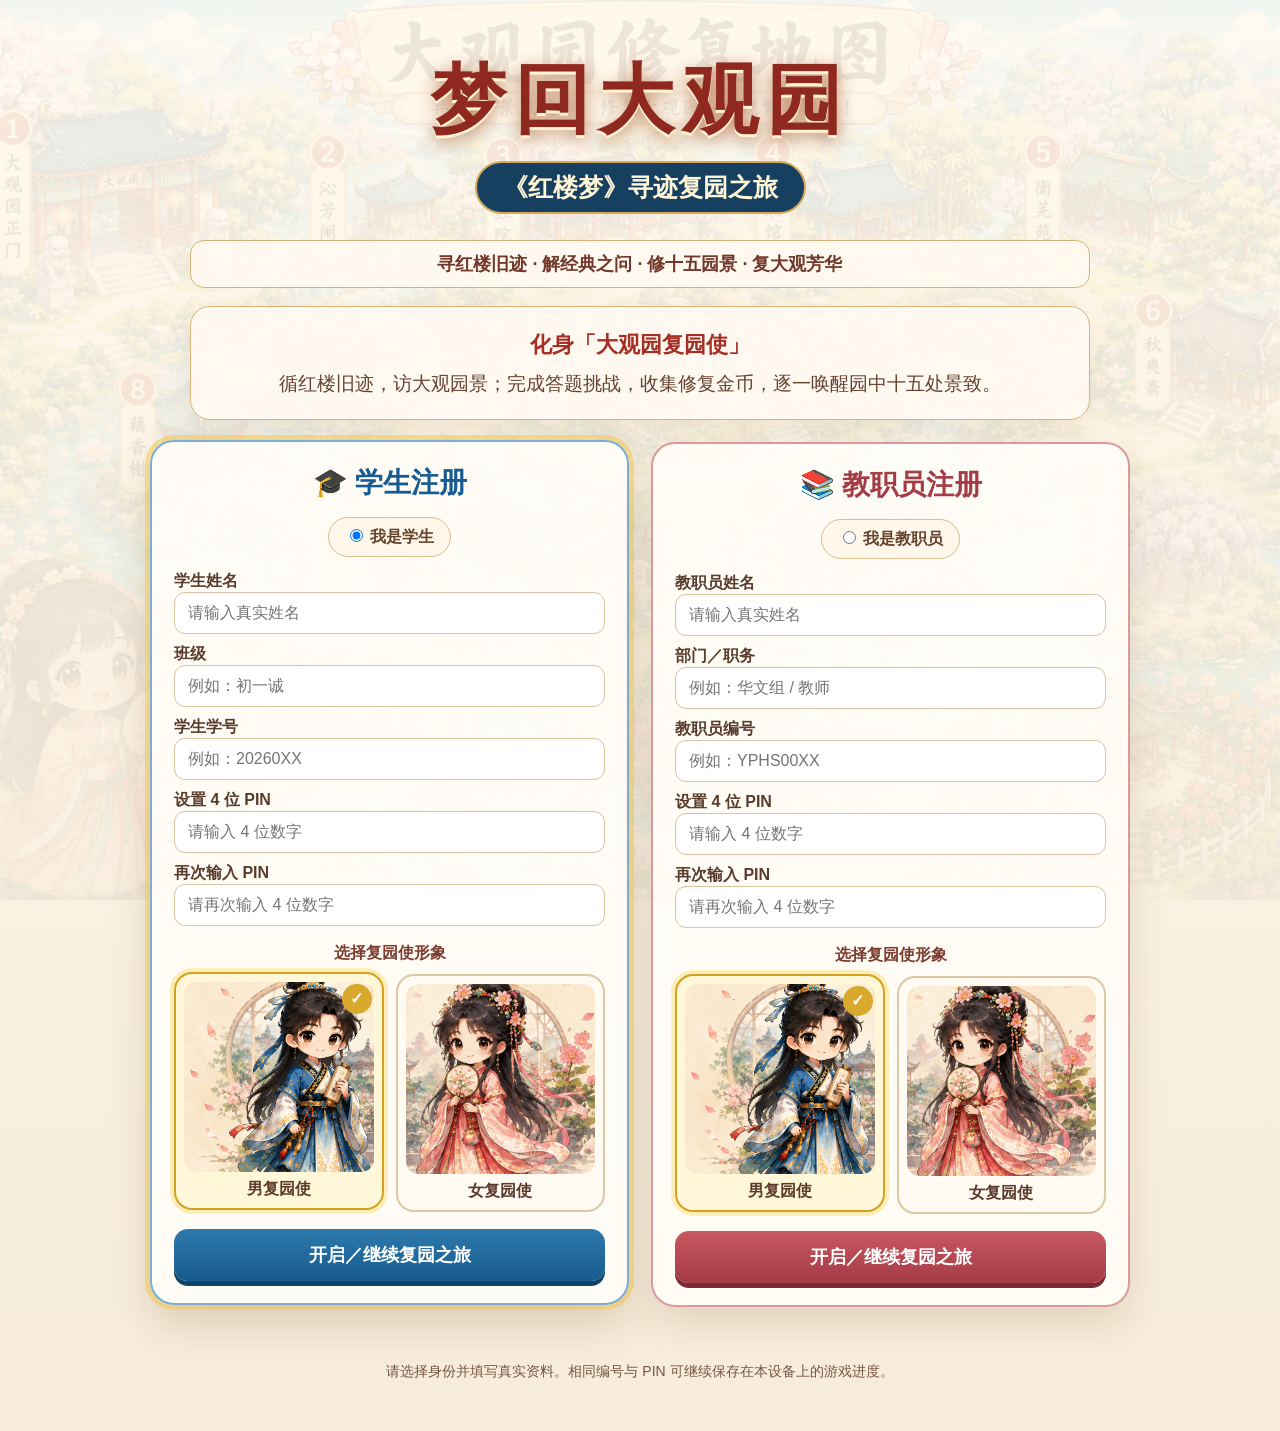
<file: 学生版.html>
﻿<!doctype html>
<html lang="zh-Hans">
<head>
<meta http-equiv="Content-Type" content="text/html; charset=UTF-8">
<meta charset="utf-8">
<meta name="viewport" content="width=device-width,initial-scale=1">
<title>梦回大观园</title>
<link rel="stylesheet" href="style.css">
<style>
body{overflow-x:hidden}
.game-shell{max-width:1500px;margin:auto;padding:12px}
.canvas-wrap{position:relative;background:#f7ecd9;border:3px double #b98a4a;border-radius:18px;overflow:hidden}
canvas{display:block;width:100%;height:auto;touch-action:none}
.map-top{display:flex;justify-content:space-between;gap:10px;align-items:center;flex-wrap:wrap;margin-bottom:10px}
.audio-controls{display:flex;gap:8px;flex-wrap:wrap}
.legend{display:flex;gap:12px;flex-wrap:wrap;font-size:14px;margin:8px 0}
.dot{display:inline-block;width:12px;height:12px;border-radius:50%;margin-right:4px}
.open{background:#2b76af}.donec{background:#61a04c}.lockedc{background:#777}
@media(max-width:680px){.game-shell{padding:6px}.pill{font-size:13px}.btn{padding:8px 11px}}

.reward-float{position:fixed;left:50%;top:28%;transform:translateX(-50%);z-index:200;
font-size:26px;font-weight:900;color:#8d3d31;background:#fff7cf;border:3px double #c59545;
border-radius:999px;padding:10px 18px;pointer-events:none;animation:rewardUp 1.2s forwards}
@keyframes rewardUp{0%{opacity:0;transform:translate(-50%,20px) scale(.8)}
20%{opacity:1}100%{opacity:0;transform:translate(-50%,-70px) scale(1.08)}}
.settlement-grid{display:grid;grid-template-columns:repeat(2,1fr);gap:10px;margin:14px 0}
.settle-box{background:#fff;border:1px solid #d8bd94;border-radius:12px;padding:12px}
.stars{font-size:34px;letter-spacing:4px}
@media(max-width:520px){.settlement-grid{grid-template-columns:1fr}}

.collection-wrap{margin-top:14px}
.collection-grid{display:grid;grid-template-columns:repeat(5,1fr);gap:8px}
.person-card{background:#fff;border:1px solid #d8bd94;border-radius:12px;padding:10px;text-align:center}
.person-card.locked-person{filter:grayscale(1);opacity:.55}
.person-icon{font-size:30px}
.reveal-person{font-size:22px;color:#8d3d31;font-weight:bold;margin:10px 0}
@media(max-width:760px){.collection-grid{grid-template-columns:repeat(3,1fr)}}
@media(max-width:460px){.collection-grid{grid-template-columns:repeat(2,1fr)}}

.compare-row{display:flex;gap:8px;flex-wrap:wrap;margin:10px 0}
.map-stage-label{font-weight:bold;color:#8d3d31}
.final-banner{position:absolute;left:50%;top:48%;transform:translate(-50%,-50%);
background:#fff6d8e8;border:6px double #c49b43;border-radius:24px;padding:18px 28px;
font-size:clamp(26px,4vw,48px);font-weight:900;color:#8d3d31;z-index:8;display:none;
box-shadow:0 12px 35px #0005;text-align:center}
.final-banner.show{display:block;animation:bannerIn 1s ease}
@keyframes bannerIn{from{opacity:0;transform:translate(-50%,-40%) scale(.75)}to{opacity:1;transform:translate(-50%,-50%) scale(1)}}

.guide-grid{display:grid;grid-template-columns:repeat(3,1fr);gap:10px}
.guide-card{border:1px solid #d8bd94;border-radius:14px;background:#fff;padding:12px;cursor:pointer;text-align:center}
.guide-card.locked{filter:grayscale(1);opacity:.5;cursor:not-allowed}.guide-card .big{font-size:36px}
.card-detail h2{margin-bottom:5px}.repair-cinema{position:fixed;inset:0;background:rgba(15,10,8,.84);z-index:300;display:none;align-items:center;justify-content:center;padding:18px}
.repair-cinema.show{display:flex}.repair-scene{width:min(720px,95vw);background:#fff8e7;border:7px double #d0a34e;border-radius:24px;padding:24px;text-align:center;overflow:hidden}
.repair-symbol{font-size:86px;animation:repairPulse 1s infinite alternate}.repair-particles{height:100px;font-size:30px;overflow:hidden;animation:particleFloat 2.2s ease}
@keyframes repairPulse{to{transform:scale(1.12);filter:brightness(1.3)}}@keyframes particleFloat{from{opacity:0;transform:translateY(35px)}to{opacity:1;transform:translateY(-10px)}}
@media(max-width:720px){.guide-grid{grid-template-columns:repeat(2,1fr)}}@media(max-width:430px){.guide-grid{grid-template-columns:1fr}}

.canvas-wrap.repairing{box-shadow:0 0 0 5px #d4aa53,0 0 35px #f1d278}
#mapCanvas{cursor:pointer}.canvas-wrap.repairing #mapCanvas{cursor:wait}

.canvas-wrap.repairing{box-shadow:0 0 0 5px #d4aa53,0 0 42px #f1d278}


.success-panel{position:relative;background:linear-gradient(180deg,#fffdf5,#fff4d8);border-color:#b9823d}
.success-panel:before,.success-panel:after{content:"";position:absolute;width:62px;height:62px;border:2px solid rgba(157,91,48,.18);transform:rotate(45deg)}
.success-panel:before{left:22px;top:22px}.success-panel:after{right:22px;bottom:22px}
.success-seal{width:72px;height:72px;border-radius:18px;margin:0 auto 8px;background:#9a4034;color:#fff6db;
display:flex;align-items:center;justify-content:center;font-family:serif;font-size:42px;font-weight:900;
box-shadow:0 8px 20px rgba(110,46,37,.22);transform:rotate(-4deg)}
.success-kicker{letter-spacing:.22em;color:#9a6b34;font-weight:bold;font-size:13px}
.success-message{font-size:18px;color:#6f4c38;margin:-4px 0 10px}
.success-panel .settle-box{background:#fffdf8;border:1px solid #d7bc8e}
.success-panel .btn{min-width:150px;margin:4px}

.person-card.unlocked{cursor:pointer}.person-card.unlocked:hover{transform:translateY(-3px);box-shadow:0 8px 20px #6f382522}
.profile-head{display:flex;gap:15px;align-items:center}.profile-icon{font-size:72px}
.profile-grid{display:grid;grid-template-columns:1fr 1fr;gap:10px}.profile-box{background:#fffaf0;border:1px solid #d8bd94;border-radius:12px;padding:12px}
.poetry-grid{display:grid;grid-template-columns:repeat(2,1fr);gap:10px}.poetry-card{background:#fff;border:1px solid #d8bd94;border-radius:13px;padding:13px;cursor:pointer}
.poetry-card:hover{background:#fff3d6}.poetry-excerpt{font-family:serif;font-size:18px;color:#8d3d31;margin:8px 0}
@media(max-width:650px){.profile-grid,.poetry-grid{grid-template-columns:1fr}}

.detail-image{width:110px;height:110px;object-fit:cover;border-radius:16px;border:3px solid #d0a34e;background:#fff}
.poetry-detail-image{display:block;max-width:100%;max-height:260px;margin:12px auto;border-radius:14px;border:2px solid #d8bd94}

.map-status-panel{position:absolute;top:16px;right:16px;z-index:8;background:rgba(255,250,238,.92);border:2px solid #c99b55;border-radius:14px;padding:10px 12px;min-width:155px;box-shadow:0 7px 20px rgba(80,45,25,.18);backdrop-filter:blur(3px)}
.map-status-panel div{display:flex;justify-content:space-between;gap:14px;font-size:13px;padding:3px 0}
.map-status-panel span{color:#79563e}.map-status-panel b{color:#8d3d31}
.next-stage-toast{position:absolute;left:50%;top:14%;transform:translateX(-50%);z-index:20;background:rgba(126,55,42,.94);color:#fff8dc;border:2px solid #e1b96c;border-radius:12px;padding:9px 18px;font-weight:bold;opacity:0;pointer-events:none;transition:opacity .35s,transform .35s}
.next-stage-toast.show{opacity:1;transform:translate(-50%,8px)}
#repairTitle,.repair-title,.map-repair-title{font-size:clamp(10px,1.5vw,17px)!important;line-height:1.2!important}
.success-panel h1{font-size:clamp(12px,1.7vw,18px)!important;margin:4px 0}
@media(max-width:700px){.map-status-panel{top:8px;right:8px;min-width:128px;padding:7px 9px}.map-status-panel div{font-size:11px}.next-stage-toast{top:18%;font-size:13px}}

#repairCinemaTitle{
  font-size:clamp(12px,1.6vw,18px)!important;
  line-height:1.18!important;
  margin:4px 0 7px!important;
  font-weight:800!important;
}
.repair-scene{padding:14px!important}
.repair-symbol{font-size:52px!important}
.repair-particles{height:58px!important;font-size:19px!important}

.repair-title-toast{position:absolute;left:50%;z-index:25;transform:translateX(-50%);padding:6px 14px;border-radius:10px;background:rgba(94,47,37,.90);border:1px solid rgba(231,193,118,.85);box-shadow:0 5px 16px rgba(60,30,20,.20);font-weight:800;letter-spacing:.04em;opacity:0;pointer-events:none;transition:opacity .7s ease,transform .7s ease;white-space:nowrap}
.repair-title-toast.show{opacity:var(--repair-opacity,.92)}
.repair-title-toast.pos-top{top:8%;transform:translate(-50%,0)}
.repair-title-toast.pos-middle{top:50%;transform:translate(-50%,-50%)}
.repair-title-toast.pos-bottom{bottom:8%;transform:translate(-50%,0)}

.repair-sub-line{font-size:.72em;font-weight:500;margin-top:3px;opacity:.88;letter-spacing:.02em}

.stage-scene-banner{width:100%;max-height:235px;object-fit:cover;border-radius:15px;border:2px solid #d7b676;background:#fffaf0;margin:6px 0 12px;box-shadow:0 7px 18px rgba(91,57,34,.12)}
.guide-thumb{width:100%;aspect-ratio:480/260;object-fit:cover;border-radius:10px;border:1px solid #d8bd94;margin-bottom:7px;background:#f5ead8}
.card-scene-image{display:block;width:min(560px,100%);max-height:300px;object-fit:cover;margin:0 auto 14px;border-radius:16px;border:3px double #d0a34e;background:#fff}
.repair-scene-image{display:block;width:min(520px,100%);max-height:230px;object-fit:cover;margin:8px auto 10px;border-radius:14px;border:2px solid #d8bd94;background:#fff}

/* ===== 玩家资料登记设计版 ===== */
.profile-gate{min-height:100vh;background:linear-gradient(180deg,#fff7e5 0%,#f7dca8 52%,#f2cf94 100%);padding:28px 14px 48px;color:#65432f}
.profile-gate-inner{width:min(980px,100%);margin:0 auto}
.profile-brand{text-align:center;margin:4px 0 18px}.profile-brand h1{font-family:serif;font-size:clamp(34px,6vw,58px);margin:0;color:#8e4e2f;letter-spacing:.12em}.profile-brand p{margin:8px 0 0;color:#9c724f;font-weight:700}
.profile-story{background:rgba(255,255,255,.88);border-radius:28px;padding:24px 30px;text-align:center;box-shadow:0 8px 30px rgba(124,76,34,.10);line-height:1.9;font-size:clamp(15px,2.2vw,19px);margin-bottom:20px}
.profile-story b{color:#7d452d;font-size:1.05em}
.profile-card{background:rgba(255,252,245,.95);border:3px solid #d1a15c;border-radius:28px;padding:24px;box-shadow:0 14px 34px rgba(115,69,28,.12)}
.role-tabs{display:flex;gap:10px;justify-content:center;margin-bottom:20px}.role-tab{border:2px solid #d5ad70;background:#fff;border-radius:999px;padding:10px 24px;font-size:16px;font-weight:800;color:#765039;cursor:pointer}.role-tab.active{background:#9a5734;color:#fff;border-color:#9a5734}
.profile-form-title{text-align:center;color:#8b4b2e;margin:0 0 16px;font-size:22px}
.profile-form-grid{display:grid;grid-template-columns:repeat(12,minmax(0,1fr));gap:14px}.pf-field{grid-column:span 4;min-width:0}.pf-field.half{grid-column:span 6}.pf-field.full{grid-column:1/-1}.pf-field label{display:block;font-weight:800;margin:0 0 6px;color:#704831}.pf-field input{width:100%;box-sizing:border-box;border:2px solid #d5ad70;background:#fffefb;border-radius:15px;padding:13px 15px;font-size:16px;outline:none;min-width:0}.pf-field input:focus{border-color:#a65f38;box-shadow:0 0 0 3px rgba(166,95,56,.12)}
.pf-help{text-align:center;margin:14px 0 4px;color:#725594;font-weight:800}.avatar-box{margin:18px auto 0;width:min(480px,100%);border:2px dashed #d4a866;border-radius:24px;padding:16px;text-align:center;background:#fffaf0}.avatar-options{display:flex;gap:14px;justify-content:center;flex-wrap:wrap}.avatar-choice{display:flex;align-items:center;gap:8px;border:2px solid #d5ad70;background:#fff;border-radius:999px;padding:8px 18px;cursor:pointer}.avatar-choice input{width:18px;height:18px}
.profile-actions{text-align:center;margin-top:18px}.profile-start{border:none;border-radius:999px;background:#c17837;color:#fff9e9;font-size:20px;font-weight:900;padding:14px 38px;box-shadow:0 7px 0 #a26029;cursor:pointer;min-width:300px;max-width:100%}.profile-start:active{transform:translateY(3px);box-shadow:0 4px 0 #a26029}.profile-error{min-height:24px;text-align:center;color:#a33b32;font-weight:800;margin-top:12px}
.current-player{display:inline-flex;align-items:center;gap:6px;background:#fff7d9;border:1px solid #d5ad70;border-radius:999px;padding:7px 11px;font-weight:800;color:#7d4c2e}.switch-player{border:0;background:transparent;color:#8d3d31;font-weight:800;text-decoration:underline;cursor:pointer;padding:0 2px}
@media(max-width:720px){.profile-gate{padding:18px 10px 34px}.profile-story{padding:18px 16px;border-radius:20px}.profile-card{padding:18px 12px;border-radius:20px}.pf-field,.pf-field.half{grid-column:1/-1}.role-tab{flex:1;padding:10px 8px}.profile-start{min-width:0;width:100%}.profile-form-grid{gap:11px}}


/* 复园主题注册页 V2 */
.profile-gate{min-height:100vh;background:linear-gradient(rgba(255,250,241,.90),rgba(247,236,217,.94)),url('images/大观园正式地图.png') center/cover fixed;padding:28px 16px 50px}
.profile-gate-inner{max-width:1180px;margin:auto}.profile-brand{text-align:center;padding:18px 12px 8px}.profile-brand h1{font-family:STKaiti,KaiTi,serif;font-size:clamp(42px,7vw,76px);letter-spacing:8px;color:#8f281f;margin:0;text-shadow:0 3px 0 #fff3d1,0 6px 18px #b77b55}.profile-brand .sub{display:inline-block;margin-top:8px;padding:8px 26px;border-radius:999px;background:#173f5f;color:#fff5d7;font-size:clamp(17px,2.5vw,25px);font-weight:900;border:2px solid #d6a85b}.profile-motto{margin:14px auto 18px;max-width:900px;text-align:center;background:#fffaf0e8;border:1px solid #d6b27a;border-radius:14px;padding:11px 18px;color:#71382b;font-weight:900;font-size:18px}.profile-story{max-width:900px;margin:0 auto 22px;background:#fffaf2e8;border:1px solid #d8b47b;border-radius:20px;padding:17px 24px;text-align:center;color:#66412f;box-shadow:0 10px 30px #76522b18}.profile-story strong{color:#a52e25;font-size:22px}.dual-register{display:grid;grid-template-columns:1fr 1fr;gap:22px;align-items:stretch}.register-panel{background:#fffdf8ed;border:2px solid #d9b16f;border-radius:24px;padding:22px;box-shadow:0 16px 36px #60401f24;position:relative;overflow:hidden}.register-panel.student{border-color:#7caed4}.register-panel.staff{border-color:#d99a9d}.register-panel.selected{box-shadow:0 0 0 5px #f4c84d80,0 18px 40px #60401f30;transform:translateY(-2px)}.panel-title{text-align:center;font-family:STKaiti,KaiTi,serif;font-size:28px;font-weight:900;margin:0 0 15px}.student .panel-title{color:#185a92}.staff .panel-title{color:#a43c46}.identity-pick{display:flex;justify-content:center;margin-bottom:14px}.identity-pick label{font-weight:900;background:#fff7e9;border:1px solid #d8bd8d;border-radius:999px;padding:8px 16px;cursor:pointer}.profile-fields{display:grid;grid-template-columns:1fr;gap:10px}.profile-fields label{font-weight:800;color:#593c2c}.profile-fields input{width:100%;box-sizing:border-box;padding:11px 13px;border:1px solid #d8c3a3;border-radius:11px;background:#fff;font-size:16px}.avatar-title{text-align:center;font-weight:900;color:#7c3d31;margin:17px 0 10px}.avatar-pair{display:grid;grid-template-columns:1fr 1fr;gap:12px}.avatar-option{display:block;cursor:pointer}.avatar-option input{position:absolute;opacity:0}.avatar-card{border:2px solid #ddc7a4;border-radius:18px;background:#fffaf2;padding:8px;text-align:center;transition:.18s}.avatar-card img{width:100%;height:190px;object-fit:cover;object-position:50% 38%;border-radius:13px;display:block}.avatar-name{font-weight:900;margin-top:7px;color:#5c3b2d}.avatar-check{display:none;position:absolute;right:10px;top:10px;background:#d9a92e;color:white;width:30px;height:30px;border-radius:50%;align-items:center;justify-content:center;font-weight:900}.avatar-option input:checked+.avatar-card{border-color:#d4a21e;box-shadow:0 0 0 4px #f7d96b70;background:#fff7d7;transform:translateY(-2px)}.avatar-option input:checked+.avatar-card .avatar-check{display:flex}.avatar-card{position:relative}.panel-start{width:100%;margin-top:17px;border:0;border-radius:14px;padding:14px 16px;font-size:18px;font-weight:900;color:white;cursor:pointer;box-shadow:0 5px 0 #7f3527}.student .panel-start{background:linear-gradient(#2d79ad,#185b8d);box-shadow:0 5px 0 #10446b}.staff .panel-start{background:linear-gradient(#c85862,#a43b45);box-shadow:0 5px 0 #7c2b34}.profile-help-new{text-align:center;margin:18px 0 0;color:#745744;font-size:14px}.profile-error{min-height:24px;text-align:center;color:#a33b32;font-weight:900;margin:14px 0 0}.role-tabs,.profile-form-title,.profile-card{display:none!important}
@media(max-width:820px){.dual-register{grid-template-columns:1fr}.profile-brand h1{letter-spacing:3px}.register-panel{padding:16px}.avatar-card img{height:170px}}

</style>
</head>
<body>
<audio id="bgm" loop preload="auto" src="audio/空山箫语_Whisper_of_Empty_Mountains.mp3"></audio>
<audio id="clickSfx" preload="auto" src="audio/click.wav"></audio>
<audio id="correctSfx" preload="auto" src="audio/correct.wav"></audio>
<audio id="wrongSfx" preload="auto" src="audio/wrong.wav"></audio>
<audio id="repairSfx" preload="auto" src="audio/correct.wav"></audio>


<div id="profileGate" class="profile-gate">
  <div class="profile-gate-inner">
    <div class="profile-brand"><h1>梦回大观园</h1><div class="sub">《红楼梦》寻迹复园之旅</div></div>
    <div class="profile-motto">寻红楼旧迹 · 解经典之问 · 修十五园景 · 复大观芳华</div>
    <div class="profile-story"><strong>化身「大观园复园使」</strong><br>循红楼旧迹，访大观园景；完成答题挑战，收集修复金币，逐一唤醒园中十五处景致。</div>
    <form id="playerProfileForm" autocomplete="off">
      <div class="dual-register">
        <section id="studentPanel" class="register-panel student selected">
          <h2 class="panel-title">🎓 学生注册</h2>
          <div class="identity-pick"><label><input type="radio" name="rolePick" value="student" checked> 我是学生</label></div>
          <div id="studentFields" class="profile-fields">
            <div><label for="studentName">学生姓名</label><input id="studentName" maxlength="30" placeholder="请输入真实姓名"></div>
            <div><label for="studentClass">班级</label><input id="studentClass" maxlength="20" placeholder="例如：初一诚"></div>
            <div><label for="studentId">学生学号</label><input id="studentId" maxlength="30" placeholder="例如：20260XX"></div>
            <div><label for="studentPin">设置 4 位 PIN</label><input id="studentPin" inputmode="numeric" maxlength="4" placeholder="请输入 4 位数字"></div>
            <div><label for="studentPin2">再次输入 PIN</label><input id="studentPin2" inputmode="numeric" maxlength="4" placeholder="请再次输入 4 位数字"></div>
          </div>
          <div class="avatar-title">选择复园使形象</div>
          <div class="avatar-pair">
            <label class="avatar-option"><input type="radio" name="studentAvatar" value="男复园使" checked><div class="avatar-card"><span class="avatar-check">✓</span><img src="images/avatars/male_fuyuan.png" alt="男复园使"><div class="avatar-name">男复园使</div></div></label>
            <label class="avatar-option"><input type="radio" name="studentAvatar" value="女复园使"><div class="avatar-card"><span class="avatar-check">✓</span><img src="images/avatars/female_fuyuan.png" alt="女复园使"><div class="avatar-name">女复园使</div></div></label>
          </div>
          <button class="panel-start" type="submit" data-role="student">开启／继续复园之旅</button>
        </section>
        <section id="staffPanel" class="register-panel staff">
          <h2 class="panel-title">📚 教职员注册</h2>
          <div class="identity-pick"><label><input type="radio" name="rolePick" value="staff"> 我是教职员</label></div>
          <div id="staffFields" class="profile-fields">
            <div><label for="staffName">教职员姓名</label><input id="staffName" maxlength="30" placeholder="请输入真实姓名"></div>
            <div><label for="staffDept">部门／职务</label><input id="staffDept" maxlength="30" placeholder="例如：华文组 / 教师"></div>
            <div><label for="staffId">教职员编号</label><input id="staffId" maxlength="30" placeholder="例如：YPHS00XX"></div>
            <div><label for="staffPin">设置 4 位 PIN</label><input id="staffPin" inputmode="numeric" maxlength="4" placeholder="请输入 4 位数字"></div>
            <div><label for="staffPin2">再次输入 PIN</label><input id="staffPin2" inputmode="numeric" maxlength="4" placeholder="请再次输入 4 位数字"></div>
          </div>
          <div class="avatar-title">选择复园使形象</div>
          <div class="avatar-pair">
            <label class="avatar-option"><input type="radio" name="staffAvatar" value="男复园使" checked><div class="avatar-card"><span class="avatar-check">✓</span><img src="images/avatars/male_fuyuan.png" alt="男复园使"><div class="avatar-name">男复园使</div></div></label>
            <label class="avatar-option"><input type="radio" name="staffAvatar" value="女复园使"><div class="avatar-card"><span class="avatar-check">✓</span><img src="images/avatars/female_fuyuan.png" alt="女复园使"><div class="avatar-name">女复园使</div></div></label>
          </div>
          <button class="panel-start" type="submit" data-role="staff">开启／继续复园之旅</button>
        </section>
      </div>
      <div id="profileError" class="profile-error"></div>
      <div class="profile-help-new">请选择身份并填写真实资料。相同编号与 PIN 可继续保存在本设备上的游戏进度。</div>
    </form>
  </div>
</div>

<div class="game-shell" id="gameShell">
  <div class="map-top">
    <div>
      <h1 style="margin:0">🌸 梦回大观园</h1><div style="font-weight:bold;color:#8d3d31">修复大观园｜《红楼梦》十五景修缮之旅</div>
      <div class="legend">
        <span><i class="dot open"></i>当前关卡</span>
        <span><i class="dot donec"></i>已完成</span>
        <span><i class="dot lockedc"></i>未开放</span>
      </div>
    </div>
    <div class="stats">
      <span class="pill">⭐ 得分 <span id="score">0</span></span>
      <span class="pill">🪙 金币 <span id="coins">0</span></span>
      <span class="pill">✅ 正确 <span id="correctCount">0</span></span>
      <span class="pill">❌ 错误 <span id="wrongCount">0</span></span>
      <span class="pill">🔥 连击 <span id="comboCount">0</span></span>
      <span class="pill">📍 完成 <span id="doneCount">0</span>/15</span><span class="current-player" id="currentPlayerBadge"></span><button class="switch-player" id="switchPlayerBtn" type="button">切换玩家</button><button class="btn alt" id="musicBtn">🎵 音乐：开</button>
      <button class="btn alt" id="guideBtn">导览册</button><button class="btn alt" id="poetryBtn">诗词图鉴</button><button class="btn alt" id="reportBtn">学习记录</button><button class="btn alt" id="resetBtn">重置</button>
    </div>
  </div>

  <div class="compare-row">
    <span class="pill">地图阶段：<span id="mapStageLabel" class="map-stage-label">待修复</span></span>
    <button class="btn alt" id="beforeBtn">查看修复前</button>
    <button class="btn alt" id="afterBtn">查看当前成果</button>
  </div>
  <div class="canvas-wrap">
    <div id="finalBanner" class="final-banner">🌸 梦回大观园 🌸<br><small>全园修复完成</small></div>
    
<div id="mapStatusPanel" class="map-status-panel">
  <div><span>📍 当前地点</span><b id="statusLocation">大观园正门</b></div>
  <div><span>🏯 修复进度</span><b id="statusProgress">0 / 15</b></div>
  <div><span>🪙 金币</span><b id="statusCoins">0</b></div>
</div>
<div id="nextStageToast" class="next-stage-toast"></div><div id="repairTitleToast" class="repair-title-toast"></div>
<canvas id="mapCanvas" width="1536" height="1024" aria-label="大观园十五关互动地图"></canvas>
  </div>
  <div id="mapRepairStatus" class="note hidden" style="text-align:center;font-size:18px;font-weight:bold"></div><div class="progress" style="margin-top:10px"><div id="overallBar" class="bar"></div></div>
  <section class="collection-wrap">
    <h2>人物图鉴</h2>
    <div id="personCollection" class="collection-grid"></div>
  </section>
</div>



<div class="modal" id="personDetailModal">
 <div class="panel">
  <div class="top"><h2 id="personDetailTitle">人物图鉴</h2><button class="btn alt" id="closePersonDetail">关闭</button></div>
  <div class="profile-head"><div id="personDetailVisual"><div id="personDetailIcon" class="profile-icon">👤</div></div><div><h2 id="personDetailName"></h2><div id="personDetailStage" class="badge"></div></div></div>
  <div class="profile-grid" style="margin-top:12px">
   <div class="profile-box"><h3>身份</h3><div id="personIdentity"></div></div>
   <div class="profile-box"><h3>性格</h3><div id="personPersonality"></div></div>
   <div class="profile-box"><h3>代表情节</h3><div id="personStories"></div></div>
   <div class="profile-box"><h3>相关诗词</h3><div id="personPoems"></div></div>
  </div>
 </div>
</div>
<div class="modal" id="poetryModal">
 <div class="panel">
  <div class="top"><h2>📜 诗词图鉴</h2><button class="btn alt" id="closePoetry">关闭</button></div>
  <p>相关景点完成后，诗词资料会逐步解锁。</p>
  <div id="poetryGrid" class="poetry-grid"></div>
 </div>
</div>
<div class="modal" id="poetryDetailModal">
 <div class="panel">
  <div class="top"><h2 id="poetryDetailTitle"></h2><button class="btn alt" id="closePoetryDetail">关闭</button></div>
  <div id="poetryDetailAuthor" class="badge"></div><div id="poetryDetailImageWrap"></div>
  <div id="poetryDetailExcerpt" class="poetry-excerpt"></div>
  <h3>创作背景</h3><div id="poetryDetailBackground" class="note"></div>
  <h3>文学意义</h3><div id="poetryDetailMeaning" class="note"></div>
 </div>
</div>
<div class="modal" id="guideModal">
 <div class="panel">
  <div class="top"><h2>📖 大观园导览册</h2><button class="btn alt" id="closeGuide">关闭</button></div>
  <p>完成关卡后，即可解锁对应景点知识卡。</p>
  <div id="guideGrid" class="guide-grid"></div>
 </div>
</div>
<div class="modal" id="cardModal">
 <div class="panel card-detail">
  <div class="top"><h2 id="cardTitle"></h2><button class="btn alt" id="closeCard">关闭</button></div>
  <div id="cardIcon" style="font-size:70px;text-align:center"></div>
  <img id="cardSceneImage" class="card-scene-image" alt="景点插图">
  <h3>景点简介</h3><div id="cardIntro" class="note"></div>
  <h3>文学意义</h3><div id="cardMeaning" class="note"></div>
  <h3>修复成果</h3><div id="cardRepair" class="note"></div>
 </div>
</div>
<div id="repairCinema" class="repair-cinema" style="display:none!important">
 <div class="repair-scene">
  <div id="repairSymbol" class="repair-symbol">🏯</div>
  <img id="repairSceneImage" class="repair-scene-image" alt="修复景点插图">
  <h1 id="repairCinemaTitle">修复完成</h1>
  <div id="repairCinemaText" class="note"></div>
  <div id="repairParticles" class="repair-particles">✨ 🌸 ✨ 🏮 ✨</div>
  <button class="btn" id="finishRepairCinema">领取知识卡</button>
 </div>
</div>
<div class="modal" id="recordModal">
 <div class="panel">
  <div class="top"><h2>📊 我的学习记录</h2><button class="btn alt" id="closeRecord">关闭</button></div>
  <div id="recordContent" class="note"></div>
  <button class="btn" id="downloadRecordBtn">下载学习记录 CSV</button>
 </div>
</div>
<div class="modal" id="quizModal">
 <div class="panel">
  <div class="top">
    <div><h2 id="stageTitle"></h2><p id="stagePerson"></p></div>
    <button class="btn alt" id="closeQuiz">返回地图</button>
  </div>
  <img id="stageSceneImage" class="stage-scene-banner" alt="当前景点插图">
  <div class="progress"><div id="quizBar" class="bar"></div></div>
  <div class="note" id="repairText"></div>
  <h2 id="questionText"></h2>
  <div id="answers" class="answers"></div>
  <div id="feedback" class="note">请选择答案。</div>
  <button class="btn hidden" id="nextBtn">下一题</button>
 </div>
</div>



<div class="modal" id="practiceModal">
 <div class="panel" style="text-align:center">
  <div style="font-size:64px">📖</div>
  <h2 id="practiceTitle">此地点已经修复</h2>
  <p>重新进入将作为练习，不增加得分、金币、正确题数或连击。</p>
  <button class="btn" id="practiceBtn">开始练习</button>
  <button class="btn alt" id="cancelPracticeBtn">取消</button>
 </div>
</div>

<div class="modal" id="settlementModal">
 <div class="panel success-panel" style="text-align:center">
  <div class="success-seal">修</div>
  <div class="success-kicker">大观园修缮记录</div>
  <h1 id="settlementTitle">关卡修复完成</h1>
  <div id="settlementMessage" class="success-message">景点已恢复昔日风华</div>
  <div class="stars" id="settlementStars">★★★</div>
  <div class="reveal-person" id="settlementPerson"></div>
  <div class="settlement-grid">
   <div class="settle-box">本关得分<br><b id="stageScoreResult">0</b></div>
   <div class="settle-box">本关金币<br><b id="stageCoinsResult">0</b></div>
   <div class="settle-box">答对题数<br><b id="stageCorrectResult">0</b></div>
   <div class="settle-box">最高连击<br><b id="stageComboResult">0</b></div>
  </div>
  <button class="btn" id="nextStageBtn">进入下一关</button>
  <button class="btn alt" id="continueMapBtn">返回地图</button>
 </div>
</div>

<div class="modal" id="resultModal">
 <div class="panel" style="text-align:center">
  <div style="font-size:78px">🏆</div>
  <h1>大观园修复完成</h1>
  <p>最终称号：<b id="finalTitle"></b></p>
  <p>最终得分：<b id="finalScore"></b></p>
  <p>修缮金币：<b id="finalCoins"></b></p>
  <p>正确率：<b id="finalAccuracy"></b></p>
  <button class="btn" id="backMap">返回地图</button>
 </div>
</div>

<script src="config.js"></script>
<script>
const SHARED_CONFIG_KEY="dreamGardenSharedConfigV1";
function loadLatestGameConfig(){
  try{
    const saved=localStorage.getItem(SHARED_CONFIG_KEY);
    if(saved){
      const parsed=JSON.parse(saved);
      if(parsed&&Array.isArray(parsed.stages))return parsed;
    }
  }catch(err){
    console.warn("无法读取教师后台保存资料：",err);
  }
  return GAME_CONFIG;
}
const ACTIVE_GAME_CONFIG=loadLatestGameConfig();
const STAGES = ACTIVE_GAME_CONFIG.stages;
const SETTINGS = ACTIVE_GAME_CONFIG.settings || {
  questionsPerStage:5, scorePerCorrect:10, coinsPerCorrect:20,
  firstClearScore:50, firstClearCoins:100, comboStart:3,
  comboBonusStep:5, comboBonusMax:20, allowPractice:true,
  practiceRewards:false, autoNextStage:true,
  ambientClouds:true,ambientPetals:true,ambientLeaves:true,
  ambientButterflies:true,ambientBirds:true,lanternGlow:true,
  waterAnimation:true,repairAnimationDuration:6500
};

const configChannel=("BroadcastChannel" in window)?new BroadcastChannel("dreamGardenConfigChannel"):null;
if(configChannel){
  configChannel.onmessage=event=>{
    if(event.data?.type==="config-updated"){
      const ok=confirm("教师后台已保存新资料。是否立即重新载入学生版？");
      if(ok)location.reload();
    }
  };
}
window.addEventListener("storage",event=>{
  if(event.key===SHARED_CONFIG_KEY){
    const ok=confirm("检测到教师后台的新资料。是否立即重新载入？");
    if(ok)location.reload();
  }
});

const canvas = document.getElementById("mapCanvas");
const ctx = canvas.getContext("2d");
const mapImage = new Image();
const effectImages={};
["gold_glow","sparkle"].forEach(name=>{
  const img=new Image();
  img.src="images/effects/"+name+".png";
  effectImages[name]=img;
});
mapImage.src = "images/大观园正式地图.png";

const PLAYER_PROFILE_KEY="menghuiCurrentPlayerV1";
const PLAYER_REGISTRY_KEY="menghuiPlayerRegistryV1";
let playerProfile=JSON.parse(localStorage.getItem(PLAYER_PROFILE_KEY)||"null");
function profileIdentityKey(p){return p?((p.role||"student")+":"+(p.id||p.name||"guest")):"guest";}
function stateStorageKey(){return "gardenCanvasStudent::"+profileIdentityKey(playerProfile);}
function readPlayerState(){
  const scoped=localStorage.getItem(stateStorageKey());
  if(scoped)return JSON.parse(scoped);
  if(playerProfile){
    const legacy=localStorage.getItem("gardenCanvasStudent");
    if(legacy){try{return JSON.parse(legacy)}catch(e){}}
  }
  return null;
}

let state = readPlayerState() ||
  {score:0, coins:0, correct:0, wrong:0, answered:0, combo:0, bestCombo:0, completed:{}, music:true};
let current=null, pool=[], idx=0, answered=false;let stageAnswered=0;
let compareMode="current";
let celebrationPetals=[];
let celebrationStart=0;
let activeMapRepair=null;
let mapInputLocked=false;
let practiceMode=false;
let pendingPracticeStage=null;
let stageScore=0, stageCoins=0, stageCorrect=0, stageCombo=0, stageBestCombo=0;
let displayRect={x:0,y:0,w:canvas.width,h:canvas.height};
let ambient={
  petals:[],leaves:[],butterflies:[],birds:[],clouds:[],
  initialized:false,lastBird:0
};




let activeBgmSource="";
function ensureSingleBackgroundMusic(){
  const wanted=SETTINGS.bgmPath||"audio/空山箫语_Whisper_of_Empty_Mountains.mp3";
  if(activeBgmSource===wanted && bgm.getAttribute("src")===wanted)return;
  bgm.pause();
  bgm.currentTime=0;
  bgm.src=wanted;
  bgm.loop=true;
  activeBgmSource=wanted;
}

let musicUnlocked=false;
function unlockBackgroundMusic(){
  ensureSingleBackgroundMusic();
  if(musicUnlocked)return;
  musicUnlocked=true;
  if(SETTINGS.musicEnabled!==false && state.music){
    bgm.volume=Math.max(0,Math.min(1,Number(SETTINGS.musicVolume??.34)));
    bgm.muted=false;
    if(!bgm.paused)return;
    bgm.play().then(()=>{
      musicBtn.textContent="🎵 音乐：开";
    }).catch(()=>{
      musicUnlocked=false;
      musicBtn.textContent="🎵 点击开启音乐";
    });
  }
}
["pointerdown","keydown","touchstart"].forEach(evt=>{
  window.addEventListener(evt,unlockBackgroundMusic,{once:true,capture:true});
});

function applyAudioSettings(){
  ensureSingleBackgroundMusic();
  const musicOn=SETTINGS.musicEnabled!==false;
  const soundOn=SETTINGS.soundEnabled!==false;
  clickSfx.src=SETTINGS.clickSoundPath||"audio/click.wav";
  correctSfx.src=SETTINGS.correctSoundPath||"audio/correct.wav";
  wrongSfx.src=SETTINGS.wrongSoundPath||"audio/wrong.wav";
  repairSfx.src=SETTINGS.repairSoundPath||SETTINGS.correctSoundPath||"audio/correct.wav";
  bgm.volume=Math.max(0,Math.min(1,Number(SETTINGS.musicVolume??.34)));
  [clickSfx,correctSfx,wrongSfx,repairSfx].forEach(a=>{
    a.volume=Math.max(0,Math.min(1,Number(SETTINGS.soundVolume??.75)));
    a.muted=!soundOn;
    try{a.load();}catch{}
  });
  bgm.muted=!musicOn;
  if(!musicOn)state.music=false;
  musicBtn.textContent=state.music&&musicOn?"🎵 点击画面播放音乐":"🎵 音乐：关";
}
function playSound(audio){
  if(SETTINGS.soundEnabled===false || !audio)return;
  audio.muted=false;
  audio.volume=Math.max(0,Math.min(1,Number(SETTINGS.soundVolume??.75)));
  try{
    audio.pause();
    audio.currentTime=0;
    if(audio.readyState===0)audio.load();
    const promise=audio.play();
    if(promise&&typeof promise.catch==="function"){
      promise.catch(()=>{
        setTimeout(()=>{
          try{audio.load();audio.currentTime=0;audio.play().catch(()=>{});}catch{}
        },60);
      });
    }
  }catch{}
}


function updateMapStatusPanel(){
  if(!document.getElementById("mapStatusPanel"))return;
  const completedCount=Object.keys(state.completed||{}).length;
  const currentStage=STAGES.find((stage,i)=>!state.completed[stage.name] && (i===0||state.completed[STAGES[i-1].name])) || STAGES[STAGES.length-1];
  statusLocation.textContent=currentStage?currentStage.name:"全园完成";
  statusProgress.textContent=completedCount+" / "+STAGES.length;
  statusCoins.textContent=state.coins||0;
  mapStatusPanel.style.display=SETTINGS.showStatusPanel===false?"none":"block";
}

function showRepairTitle(stage){
  const el=document.getElementById("repairTitleToast");
  if(!el||!stage)return;

  const stageName=stage.name||"景点";
  const customTitle=String(stage.completionTitle||"").trim();
  const globalTitle=String(SETTINGS.repairTitleText||"✓ {stage}修复完成");
  const titleTemplate=customTitle||globalTitle;
  const title=titleTemplate.replaceAll("{stage}",stageName);
  const line=String(stage.completionLine||"").trim();

  const size=Math.max(10,Math.min(40,Number(SETTINGS.repairTitleFontSize||16)));
  const color=SETTINGS.repairTitleColor||"#FFE7A3";
  const opacity=Math.max(.2,Math.min(1,Number(SETTINGS.repairTitleOpacity??.92)));
  const duration=Math.max(700,Math.min(8000,Number(SETTINGS.repairTitleDuration||1800)));
  const fade=Math.max(100,Math.min(3000,Number(SETTINGS.repairTitleFade||700)));
  const pos=["top","middle","bottom"].includes(SETTINGS.repairTitlePosition)?SETTINGS.repairTitlePosition:"top";

  el.innerHTML="";
  const main=document.createElement("div");
  main.className="repair-main-title";
  main.textContent=title;
  el.appendChild(main);

  if(line){
    const sub=document.createElement("div");
    sub.className="repair-sub-line";
    sub.textContent=line;
    el.appendChild(sub);
  }

  el.style.fontSize=size+"px";
  el.style.color=color;
  el.style.setProperty("--repair-opacity",String(opacity));
  el.style.transitionDuration=fade+"ms";
  el.className="repair-title-toast pos-"+pos;

  requestAnimationFrame(()=>el.classList.add("show"));
  clearTimeout(window.__repairTitleTimer);
  window.__repairTitleTimer=setTimeout(()=>el.classList.remove("show"),duration);
}

function showNextStageHint(stage){
  if(SETTINGS.showNextStageHint===false||!stage||!document.getElementById("nextStageToast"))return;
  nextStageToast.textContent="➡ 下一站："+stage.name;
  nextStageToast.classList.add("show");
  setTimeout(()=>nextStageToast.classList.remove("show"),3000);
}

function save(){ localStorage.setItem(stateStorageKey(), JSON.stringify(state)); }
function done(){ return STAGES.filter(s=>state.completed[s.name]).length; }
function unlocked(){ return Math.min(done(), STAGES.length-1); }
function shuffle(a){ return [...a].sort(()=>Math.random()-.5); }
function shuffleQuestion(q){
  const items=q.a.map((text,index)=>({text,correct:index===q.c}));
  const mixed=shuffle(items);
  return {
    q:q.q,
    a:mixed.map(x=>x.text),
    c:mixed.findIndex(x=>x.correct),
    level:q.level,
    exp:q.exp
  };
}
function showReward(text){
  const el=document.createElement("div");
  el.className="reward-float";
  el.textContent=text;
  document.body.appendChild(el);
  setTimeout(()=>el.remove(),1250);
}
function playClick(){ playSound(clickSfx); }

document.addEventListener("click",event=>{
  const button=event.target.closest("button,.btn");
  if(!button)return;
  if(button.classList.contains("answer"))return;
  if(button.id==="musicBtn")return;
  playClick();
},true);


function resizeCanvas(){
  const ratio = mapImage.naturalWidth ? mapImage.naturalHeight/mapImage.naturalWidth : 2/3;
  canvas.width = 1536;
  canvas.height = Math.round(canvas.width*ratio);
  drawMap();
}


function initAmbient(){
  if(ambient.initialized)return;
  ambient.initialized=true;
  for(let i=0;i<36;i++)ambient.petals.push({
    x:Math.random()*canvas.width,y:Math.random()*canvas.height,
    vx:-.25+Math.random()*.6,vy:.35+Math.random()*.8,
    size:13+Math.random()*11,phase:Math.random()*6.28
  });
  for(let i=0;i<22;i++)ambient.leaves.push({
    x:Math.random()*canvas.width,y:Math.random()*canvas.height,
    vx:-.15+Math.random()*.35,vy:.22+Math.random()*.5,
    size:12+Math.random()*10,phase:Math.random()*6.28
  });
  for(let i=0;i<5;i++)ambient.butterflies.push({
    x:Math.random()*canvas.width,y:canvas.height*(.35+Math.random()*.5),
    vx:.45+Math.random()*.55,phase:Math.random()*6.28,size:18+Math.random()*8
  });
  for(let i=0;i<5;i++)ambient.clouds.push({
    x:Math.random()*canvas.width,y:35+i*48,
    vx:.12+Math.random()*.16,w:90+Math.random()*80
  });
}
function updateAmbient(){
  initAmbient();
  const d=done(),ratio=d/STAGES.length;
  ambient.petals.forEach(p=>{
    p.x+=p.vx+Math.sin(Date.now()/900+p.phase)*.15;p.y+=p.vy;
    if(p.y>canvas.height+20){p.y=-20;p.x=Math.random()*canvas.width}
    if(p.x<-20)p.x=canvas.width+20;if(p.x>canvas.width+20)p.x=-20;
  });
  ambient.leaves.forEach(p=>{
    p.x+=p.vx+Math.sin(Date.now()/700+p.phase)*.18;p.y+=p.vy;
    if(p.y>canvas.height+20){p.y=-20;p.x=Math.random()*canvas.width}
  });
  ambient.butterflies.forEach(b=>{
    b.x+=b.vx;b.y+=Math.sin(Date.now()/430+b.phase)*.42;
    if(b.x>canvas.width+30){b.x=-30;b.y=canvas.height*(.35+Math.random()*.5)}
  });
  ambient.clouds.forEach(c=>{
    c.x+=c.vx;if(c.x>canvas.width+c.w)c.x=-c.w;
  });
  if(SETTINGS.ambientBirds!==false && d>=6 && Date.now()-ambient.lastBird>8000){
    ambient.lastBird=Date.now();
    ambient.birds.push({x:-50,y:90+Math.random()*180,vx:2+Math.random(),life:0});
  }
  ambient.birds.forEach(b=>{b.x+=b.vx;b.y+=Math.sin(b.life/10)*.3;b.life++});
  ambient.birds=ambient.birds.filter(b=>b.x<canvas.width+80);
}
function drawClouds(){
  if(!ambientEnabled||SETTINGS.ambientClouds===false)return;
  const names=["cloud_01","cloud_02","cloud_03"];
  ctx.save();
  ambient.clouds.forEach((c,i)=>{
    const img=effectImages[names[i%names.length]];
    const y=canvas.height*(.035+i*.038);
    const w=c.w*1.35;
    const h=w*(img.naturalHeight||110)/(img.naturalWidth||280);
    ctx.globalAlpha=.72;
    if(img.complete)ctx.drawImage(img,c.x,y,w,h);
  });
  ctx.restore();
}

function drawWaterLayer(){
  if(!ambientEnabled||SETTINGS.waterAnimation===false)return;
  const mask=effectImages.water_mask;
  if(!mask||!mask.complete)return;

  const frame=Math.floor(Date.now()/420)%3+1;
  const ripple=effectImages["ripple_0"+frame];
  if(!ripple||!ripple.complete)return;

  if(!drawWaterLayer.buffer){
    drawWaterLayer.buffer=document.createElement("canvas");
    drawWaterLayer.buffer.width=canvas.width;
    drawWaterLayer.buffer.height=canvas.height;
  }
  const off=drawWaterLayer.buffer;
  if(off.width!==canvas.width||off.height!==canvas.height){
    off.width=canvas.width;off.height=canvas.height;
  }
  const octx=off.getContext("2d");
  octx.clearRect(0,0,off.width,off.height);

  // Tile moving ripples over the whole offscreen canvas.
  const tileW=360,tileH=90;
  const drift=(Date.now()/32)%tileW;
  octx.globalAlpha=.68;
  for(let y=0;y<off.height+tileH;y+=tileH){
    for(let x=-tileW-drift;x<off.width+tileW;x+=tileW){
      octx.drawImage(ripple,x,y,tileW,tileH);
    }
  }

  // Clip ripples strictly to the extracted water mask.
  octx.globalCompositeOperation="destination-in";
  octx.globalAlpha=1;
  octx.drawImage(mask,0,0,off.width,off.height);
  octx.globalCompositeOperation="source-over";

  ctx.save();
  ctx.globalAlpha=.72;
  ctx.drawImage(off,0,0,canvas.width,canvas.height);
  ctx.restore();
}

function drawAmbientForeground(){
  if(!ambientEnabled)return;
  const d=done(),ratio=d/STAGES.length;
  ctx.save();ctx.textAlign="center";ctx.textBaseline="middle";
  if(SETTINGS.ambientPetals!==false){
    ctx.globalAlpha=.28+ratio*.5;
    ambient.petals.slice(0,Math.floor(14+d*1.8)).forEach(p=>{
      ctx.save();ctx.translate(p.x,p.y);
      ctx.rotate(Math.sin(Date.now()/600+p.phase));
      const petalImg=effectImages.petal;
      if(petalImg.complete)ctx.drawImage(petalImg,-p.size/2,-p.size/2,p.size,p.size);
      ctx.restore();
    });
  }
  if(SETTINGS.ambientLeaves!==false && d>=1){
    ctx.globalAlpha=.25+ratio*.35;
    ambient.leaves.slice(0,Math.floor(5+d)).forEach(p=>{
      ctx.font=p.size+"px serif";ctx.fillText("🍃",p.x,p.y);
    });
  }
  if(SETTINGS.ambientButterflies!==false && d>=2){
    ctx.globalAlpha=.55+ratio*.3;
    ambient.butterflies.slice(0,Math.min(5,1+Math.floor(d/3))).forEach(b=>{
      ctx.font=b.size+"px serif";ctx.fillText("🦋",b.x,b.y);
    });
  }
  if(SETTINGS.ambientBirds!==false){
    ctx.globalAlpha=.65;
    ambient.birds.forEach(b=>{ctx.font="23px serif";ctx.fillText("🐦",b.x,b.y)});
  }
  ctx.restore();
}
function drawLanternGlow(){
  if(SETTINGS.lanternGlow===false)return;
  const flicker=.72+Math.sin(Date.now()/260)*.18;
  STAGES.forEach(stage=>{
    if(!state.completed[stage.name])return;
    const syms=repairSymbols(stage.repairEffect);
    if(!syms.includes("🏮"))return;
    const x=stage.x/100*canvas.width,y=stage.y/100*canvas.height;
    ctx.save();
    const glowImg=effectImages.gold_glow;
    if(glowImg.complete){
      const sz=95+Math.sin(Date.now()/260)*8;
      ctx.globalAlpha=.58*flicker;
      ctx.drawImage(glowImg,x-sz/2,y-sz/2,sz,sz);
    }
    ctx.restore();
  });
}

function repairSymbols(effect){
  const all={
    gate:["🏮","🌸","🏮","🦋"],water:["💧","🐟","🪷","🌊"],lantern:["🏮","🌸","🐦","✨"],
    bamboo:["🎋","🍃","🎋","✨"],flowers:["🌸","🦋","🌼","🌺"],scroll:["📜","🍁","📖","✨"],
    field:["🌾","🏡","☁️","🌾"],lotus:["🪷","🐝","💧","🪷"],moon:["🌙","🏮","✨","🌊"],
    night:["🌙","🌊","🏮","✨"],island:["🪷","🌉","🌿","✨"],tea:["🌸","🍵","☁️","✨"],
    pavilion:["🍃","🐦","🏮","✨"],painting:["🌸","📜","🖌️","✨"],final:["🌸","🌼","🦋","✨"]
  };
  return all[effect]||all.flowers;
}
function drawStageRepair(stage,x,y,strong=false){
  // 正式地图完成后不留下叶子、花朵、蝴蝶等装饰图示。
  if(!strong)return;

  // 只在一次性的修复动画过程中显示短暂恢复效果。
  const effect=stage.repairEffect||"flowers";
  ctx.save();
  ctx.textAlign="center";
  ctx.textBaseline="middle";

  const glow=ctx.createRadialGradient(x,y,3,x,y,88);
  glow.addColorStop(0,"rgba(255,246,160,.78)");
  glow.addColorStop(.55,"rgba(255,218,88,.38)");
  glow.addColorStop(1,"rgba(255,210,70,0)");
  ctx.fillStyle=glow;
  ctx.beginPath();
  ctx.arc(x,y,88,0,Math.PI*2);
  ctx.fill();

  const sets={
    gate:["✨","🌸","✨"],
    water:["✨","🪷","✨"],
    lantern:["✨","🌺","✨"],
    bamboo:["✨","🎋","✨"],
    flowers:["✨","🌸","✨"],
    scroll:["✨","📜","✨"],
    field:["✨","🌾","✨"],
    lotus:["✨","🪷","✨"],
    moon:["✨","🌙","✨"],
    night:["✨","⭐","✨"],
    island:["✨","🌿","✨"],
    tea:["✨","🌸","✨"],
    pavilion:["✨","🏯","✨"],
    painting:["✨","📜","✨"],
    final:["✨","🌺","✨"]
  };
  const items=sets[effect]||sets.flowers;
  const positions=[[-44,10],[0,32],[44,10]];
  items.forEach((sym,i)=>{
    ctx.font=(i===1?27:22)+"px serif";
    ctx.globalAlpha=i===1?.96:.78;
    ctx.fillText(sym,x+positions[i][0],y+positions[i][1]);
  });
  ctx.restore();
}
function drawMapRepairAnimation(){
  if(!activeMapRepair)return;
  const stage=activeMapRepair.stage;
  const x=stage.x/100*canvas.width,y=stage.y/100*canvas.height;
  const elapsed=performance.now()-activeMapRepair.start;
  const duration=SETTINGS.repairAnimationDuration||6500;
  const progress=Math.min(1,elapsed/duration);
  const syms=repairSymbols(stage.repairEffect);

  ctx.save();ctx.textAlign="center";ctx.textBaseline="middle";

  // 1. 清理环境
  if(elapsed<1300){
    ctx.fillStyle="rgba(73,61,49,.32)";
    ctx.beginPath();ctx.arc(x,y,88,0,Math.PI*2);ctx.fill();
    ctx.font="36px serif";ctx.fillText("🧹　🪨　🧹",x,y-62);
    ctx.globalAlpha=.55;ctx.font="24px serif";
    for(let i=0;i<6;i++)ctx.fillText("·",x-55+i*22,y+35+Math.sin(Date.now()/120+i)*8);
  }

  // 2. 修补建筑
  if(elapsed>=900&&elapsed<2800){
    const shake=Math.sin(Date.now()/70)*3;
    ctx.font="38px serif";ctx.fillText("🔨　🪚　🔨",x+shake,y-68);
    ctx.strokeStyle="rgba(198,143,54,.9)";ctx.lineWidth=5;
    ctx.beginPath();ctx.arc(x,y,48+(elapsed-900)/40,0,Math.PI*2);ctx.stroke();
  }

  // 3. 金色修缮光芒
  if(elapsed>=2100&&elapsed<4700){
    const r=28+Math.min(1,(elapsed-2100)/1900)*145;
    const g=ctx.createRadialGradient(x,y,3,x,y,r);
    g.addColorStop(0,"rgba(255,255,196,.98)");
    g.addColorStop(.4,"rgba(255,218,82,.62)");
    g.addColorStop(1,"rgba(255,191,22,0)");
    ctx.fillStyle=g;ctx.beginPath();ctx.arc(x,y,r,0,Math.PI*2);ctx.fill();
    ctx.font="34px serif";ctx.fillText("✨　✨　✨",x,y-76);
  }

  // 4. 景物恢复
  if(elapsed>=3800){
    drawStageRepair(stage,x,y,true);
    ctx.globalAlpha=Math.min(1,(elapsed-3800)/900);
    ctx.font="30px serif";
    syms.forEach((sym,i)=>{
      const a=i*Math.PI/2+Date.now()/1000;
      ctx.fillText(sym,x+Math.cos(a)*88,y+Math.sin(a)*58);
    });
  }

  // 5. 景点专属完成提示
  if(elapsed>=5400){
    const appear=Math.min(1,(elapsed-5400)/500);
    const customTitle=String(stage.completionTitle||"").trim();
    const globalTitle=String(SETTINGS.repairTitleText||"✓ {stage}修复完成");
    const title=(customTitle||globalTitle).replaceAll("{stage}",stage.name);
    const line=String(stage.completionLine||"").trim();

    ctx.globalAlpha=appear*Math.max(.25,Math.min(1,Number(SETTINGS.repairTitleOpacity??.92)));
    ctx.textAlign="center";
    ctx.textBaseline="middle";

    // 半透明底框，避免文字与地图混在一起。
    const titleSize=Math.max(11,Math.min(28,Number(SETTINGS.repairTitleFontSize||16)));
    ctx.font=`bold ${titleSize}px Microsoft YaHei`;
    const titleMeasure=ctx.measureText(title).width;
    const lineMeasure=line?ctx.measureText(line).width*.72:0;
    const boxWidth=Math.min(canvas.width*.72,Math.max(210,Math.max(titleMeasure,lineMeasure)+70));
    const boxHeight=line?58:38;

    // 提示位置跟随景点坐标，并使用教师后台设置的偏移量。
    const stageX=(Number(stage.x)||50)/100*canvas.width;
    const stageY=(Number(stage.y)||50)/100*canvas.height;
    const offsetX=Number(stage.promptOffsetX||0);
    const offsetY=Number(stage.promptOffsetY??-85);

    let boxX=stageX-boxWidth/2+offsetX;
    let boxY=stageY+offsetY;

    // 避免提示框超出地图边缘。
    boxX=Math.max(10,Math.min(canvas.width-boxWidth-10,boxX));
    boxY=Math.max(10,Math.min(canvas.height-boxHeight-10,boxY));

    ctx.fillStyle="rgba(91,45,35,.88)";
    ctx.strokeStyle="rgba(229,190,110,.92)";
    ctx.lineWidth=2;
    ctx.beginPath();
    ctx.roundRect(boxX,boxY,boxWidth,boxHeight,12);
    ctx.fill();
    ctx.stroke();

    ctx.font=`bold ${titleSize}px Microsoft YaHei`;
    ctx.fillStyle=SETTINGS.repairTitleColor||"#FFE7A3";
    ctx.shadowColor="rgba(40,20,12,.65)";
    ctx.shadowBlur=3;
    ctx.fillText(title,boxX+boxWidth/2,boxY+18);

    if(line){
      ctx.shadowBlur=0;
      ctx.font=`${Math.max(10,Math.round(titleSize*.68))}px Microsoft YaHei`;
      ctx.fillStyle="rgba(255,248,224,.92)";
      ctx.fillText(line,boxX+boxWidth/2,boxY+41);
    }
    ctx.shadowBlur=0;
    ctx.shadowColor="transparent";
  }
  ctx.restore();

  const finalLabel=(String(stage.completionTitle||"").trim()||"修复完成")
    .replaceAll("{stage}",stage.name)
    .replace(stage.name,"")
    .replace(/[✓✔🎉！!]/g,"")
    .trim()||"修复完成";
  const labels=["清理破损环境","修补建筑与设施","金色修缮光芒扩散","花木、流水与灯笼恢复",finalLabel];
  const li=elapsed<1300?0:elapsed<2800?1:elapsed<4200?2:elapsed<5400?3:4;
  const w=Math.min(650,canvas.width*.80),bx=(canvas.width-w)/2,by=canvas.height-88;
  ctx.fillStyle="rgba(255,249,229,.96)";ctx.strokeStyle="#c69545";ctx.lineWidth=3;
  ctx.beginPath();ctx.roundRect(bx,by,w,66,16);ctx.fill();ctx.stroke();
  ctx.fillStyle="#8d3d31";ctx.font="bold 20px Microsoft YaHei";ctx.textAlign="center";
  ctx.fillText(stage.name+"｜"+labels[li],canvas.width/2,by+25);
  ctx.fillStyle="#dfd2bc";ctx.fillRect(bx+26,by+44,w-52,10);
  ctx.fillStyle="#6fa25d";ctx.fillRect(bx+26,by+44,(w-52)*progress,10);
}
function drawMap(){
  ctx.clearRect(0,0,canvas.width,canvas.height);
  const d=done();
  const ratio=d/STAGES.length;

  if(mapImage.complete && mapImage.naturalWidth){
    ctx.drawImage(mapImage,0,0,canvas.width,canvas.height);
  }else{
    ctx.fillStyle="#f1dfbd";
    ctx.fillRect(0,0,canvas.width,canvas.height);
  }

  // Repair-before visual treatment.
  if(compareMode==="before"){
    ctx.fillStyle="rgba(110,93,72,.34)";
    ctx.fillRect(0,0,canvas.width,canvas.height);
    ctx.fillStyle="rgba(70,60,50,.13)";
    for(let i=0;i<24;i++){
      const x=(i*173)%canvas.width,y=(i*97)%canvas.height;
      ctx.fillRect(x,y,70,8);
    }
  }else{
    // Gradually brighten and enrich the map.
    ctx.save();
    ctx.globalCompositeOperation="screen";
    ctx.fillStyle=`rgba(255,239,180,${0.05+ratio*0.20})`;
    ctx.fillRect(0,0,canvas.width,canvas.height);
    ctx.restore();



    // Additional localized water shimmer grows as more stages are completed.
    if(SETTINGS.waterAnimation!==false && d>=2){
      const t=Date.now()/700;
      ctx.save();
      ctx.strokeStyle=`rgba(210,250,255,${0.16+ratio*0.28})`;
      ctx.lineWidth=3;
      for(let i=0;i<10;i++){
        const y=canvas.height*(.36+i*.037);
        ctx.beginPath();
        for(let x=0;x<canvas.width;x+=20){
          const yy=y+Math.sin(x/55+t+i)*3;
          if(x===0)ctx.moveTo(x,yy);else ctx.lineTo(x,yy);
        }
        ctx.stroke();
      }
      ctx.restore();
    }

    // Clouds and soft light.
    if(d>=5){
      ctx.save();
      ctx.globalAlpha=.18+ratio*.18;
      ctx.fillStyle="#fff";
      for(let i=0;i<5;i++){
        const x=((Date.now()/45+i*310)% (canvas.width+240))-120;
        const y=60+i*42;
        ctx.beginPath();
        ctx.ellipse(x,y,90,24,0,0,Math.PI*2);
        ctx.ellipse(x+55,y+3,70,20,0,0,Math.PI*2);
        ctx.fill();
      }
      ctx.restore();
    }

    // Completed-location repair effects.
    STAGES.forEach((s,i)=>{
      if(!state.completed[s.name])return;
      const x=s.x/100*canvas.width,y=s.y/100*canvas.height;

      // 完成后不绘制任何额外装饰图示。
    });
  }

  drawMapRepairAnimation();

  // Stage markers
  const u=unlocked();
  if(!activeMapRepair) STAGES.forEach((s,i)=>{
    const x=s.x/100*canvas.width, y=s.y/100*canvas.height;
    const ok=!!state.completed[s.name];
    const active=i===u && !ok;
    const markerRadius=Number(s.markerRadius||14);
    // 地图本身已有编号圆圈，学生版不再绘制第二个实心圆。
    // 只以同尺寸透明轮廓显示状态，避免大小不一致。
    ctx.save();
    ctx.beginPath();
    ctx.arc(x,y,markerRadius,0,Math.PI*2);
    ctx.lineWidth=ok?3:active?3:2;
    ctx.strokeStyle=ok?"rgba(221,154,43,.95)":active?"rgba(255,225,95,.98)":"rgba(90,78,70,.35)";
    ctx.stroke();
    if(ok){
      ctx.fillStyle="#fff";
      ctx.font="bold 12px Microsoft YaHei";
      ctx.textAlign="center";ctx.textBaseline="middle";
      ctx.fillText("✓",x+markerRadius*.62,y-markerRadius*.62);
    }
    if(active){
      ctx.beginPath();ctx.arc(x,y,markerRadius+5,0,Math.PI*2);
      ctx.lineWidth=2;ctx.strokeStyle="rgba(255,224,104,.82)";ctx.stroke();
    }
    ctx.restore();
  });

  // Final celebration petals.
  if(d===STAGES.length && compareMode!=="before"){
    if(!celebrationStart)celebrationStart=Date.now();
    if(celebrationPetals.length===0){
      for(let i=0;i<80;i++){
        celebrationPetals.push({
          x:Math.random()*canvas.width,
          y:Math.random()*-canvas.height,
          speed:1.2+Math.random()*2.4,
          drift:-1+Math.random()*2,
          size:18+Math.random()*18,
          symbol:Math.random()>.25?"🌸":"✨"
        });
      }
    }
    celebrationPetals.forEach(p=>{
      p.y+=p.speed;p.x+=p.drift;
      if(p.y>canvas.height+30){p.y=-30;p.x=Math.random()*canvas.width;}
      ctx.font=p.size+"px serif";ctx.fillText(p.symbol,p.x,p.y);
    });
  }
}

function canvasPoint(evt){
  const r=canvas.getBoundingClientRect();
  const touch=evt.touches?evt.touches[0]:evt;
  return {x:(touch.clientX-r.left)*canvas.width/r.width,y:(touch.clientY-r.top)*canvas.height/r.height};
}
function hitStage(pt){
  let best=null,dist=Infinity;
  STAGES.forEach((s,i)=>{
    const dx=pt.x-s.x/100*canvas.width,dy=pt.y-s.y/100*canvas.height,d=Math.hypot(dx,dy);
    const hitRadius=Number(s.hitRadius||Math.max(38,Number(s.markerRadius||14)+18));
    if(d<hitRadius && d<dist){best={s,i};dist=d;}
  });
  return best;
}
canvas.addEventListener("click",e=>{
  if(mapInputLocked)return;
  playClick();
  const hit=hitStage(canvasPoint(e));
  if(!hit)return;
  const u=unlocked(),ok=!!state.completed[hit.s.name];
  if(hit.i>u&&!ok){alert("请先完成前一关。");return;}
  if(ok){
    if(!SETTINGS.allowPractice){
      alert("此地点已经修复，请继续挑战当前开放关卡。");
      return;
    }
    pendingPracticeStage=hit.s;
    practiceTitle.textContent=hit.s.name+"已经修复";
    practiceModal.classList.add("show");
    return;
  }
  openStage(hit.s,false);
});


function canShowPerson(stage){
  if(stage.personDisplay==="immediate") return true;
  if(stage.personDisplay==="after_completion") return !!state.completed[stage.name];
  return false;
}
function personLabel(stage){
  return canShowPerson(stage) ? stage.person : "？？？";
}
function renderCollection(){
  personCollection.innerHTML="";
  STAGES.forEach((stage,stageIndex)=>{
    const show=canShowPerson(stage);
    const card=document.createElement("div");
    card.className="person-card"+(show?" unlocked":" locked-person");
    card.innerHTML='<div class="person-icon">'+(show?stage.icon:"❔")+'</div>'+
      '<b>'+stage.name+'</b><br><span>'+(show?stage.person:"尚未解锁")+'</span>';
    if(show){
      card.addEventListener("click",()=>openPersonProfile(stage,stageIndex));
      card.title="点击查看人物资料";
    }
    personCollection.appendChild(card);
  });
}
function characterForStage(stage,index){
  return CHARACTERS.find(c=>c.stage===stage.name)||
    {name:stage.person,stage:stage.name,icon:stage.icon||"👤",identity:"暂无资料",personality:"暂无资料",stories:"暂无资料",poems:"暂无资料"};
}
function openPersonProfile(stage,index){
  const c=characterForStage(stage,index);
  personDetailName.textContent=c.name||stage.person;
  personDetailTitle.textContent=(c.name||stage.person)+"｜人物图鉴";
  if(c.image){
    personDetailVisual.innerHTML='<img class="detail-image" alt="'+(c.name||stage.person)+'">';
    personDetailVisual.querySelector("img").src=c.image;
  }else{
    personDetailVisual.innerHTML='<div id="personDetailIcon" class="profile-icon">'+(c.icon||stage.icon||"👤")+'</div>';
  }
  personDetailStage.textContent="相关景点："+stage.name;
  personIdentity.textContent=c.identity||"暂无资料";
  personPersonality.textContent=c.personality||"暂无资料";
  personStories.textContent=c.stories||"暂无资料";
  personPoems.textContent=c.poems||"暂无资料";
  personDetailModal.classList.add("show");
}
closePersonDetail.addEventListener("click",()=>personDetailModal.classList.remove("show"));

function renderPoetry(){
  poetryGrid.innerHTML="";
  POEMS.forEach((p,i)=>{
    const unlocked=!!state.completed[p.relatedStage];
    const card=document.createElement("div");
    card.className="poetry-card"+(unlocked?"":" locked-person");
    card.innerHTML='<b>'+(unlocked?p.title:"🔒 尚未解锁")+'</b>'+
      '<div class="poetry-excerpt">'+(unlocked?p.excerpt:"完成相关景点后解锁")+'</div>'+
      '<small>'+(unlocked?"作者："+p.author:"相关景点："+p.relatedStage)+'</small>';
    if(unlocked)card.addEventListener("click",()=>openPoetry(p));
    poetryGrid.appendChild(card);
  });
}
function openPoetry(p){
  poetryDetailTitle.textContent=p.title;
  poetryDetailAuthor.textContent="作者："+p.author+"｜相关景点："+p.relatedStage;
  poetryDetailImageWrap.innerHTML=p.image?'<img class="poetry-detail-image" alt="'+p.title+'">':"";
  if(p.image)poetryDetailImageWrap.querySelector("img").src=p.image;
  poetryDetailExcerpt.textContent=p.excerpt||"";
  poetryDetailBackground.textContent=p.background||"暂无资料";
  poetryDetailMeaning.textContent=p.meaning||"暂无资料";
  poetryDetailModal.classList.add("show");
}
poetryBtn.addEventListener("click",()=>{renderPoetry();poetryModal.classList.add("show")});
closePoetry.addEventListener("click",()=>poetryModal.classList.remove("show"));
closePoetryDetail.addEventListener("click",()=>poetryDetailModal.classList.remove("show"));
function startStableMapRepair(stage,callback){
  if(activeMapRepair)return;
  mapInputLocked=true;
  activeMapRepair={stage,start:performance.now(),callback};
  document.querySelector(".canvas-wrap").classList.add("repairing");
  mapRepairStatus.classList.remove("hidden");
  mapRepairStatus.textContent="正在修复 "+stage.name+"，动画直接显示在地图景点位置。";
  setTimeout(()=>{
    const cb=activeMapRepair&&activeMapRepair.callback;
    activeMapRepair=null;
    mapInputLocked=false;
    document.querySelector(".canvas-wrap").classList.remove("repairing");
    mapRepairStatus.classList.add("hidden");
    if(cb)cb();
  },(SETTINGS.repairAnimationDuration||6500)+150);
}
function updateStageLabel(){
  const d=done();
  let label="待修复";
  if(d>=13)label="梦回大观园";
  else if(d>=8)label="繁华重现";
  else if(d>=4)label="修复进行中";
  mapStageLabel.textContent=label;
  finalBanner.classList.toggle("show",d===STAGES.length && compareMode!=="before");
}
function animationLoop(){
  drawMap();
  requestAnimationFrame(animationLoop);
}
function renderStats(){
  updateMapStatusPanel();
  const d=done();
  score.textContent=state.score;
  coins.textContent=state.coins;
  correctCount.textContent=state.correct;
  wrongCount.textContent=state.wrong;
  comboCount.textContent=state.combo;
  doneCount.textContent=d;
  overallBar.style.width=(d/STAGES.length*100)+"%";
  drawMap();
  renderCollection();
  updateStageLabel();
  if(d===STAGES.length)setTimeout(showResult,300);
}
function openStage(s){
  current=s;stageAnswered=0;
  pool=shuffle(s.questions).slice(0,Math.min(5,s.questions.length)).map(shuffleQuestion);
  idx=0;
  stageScore=0;stageCoins=0;stageCorrect=0;stageCombo=0;stageBestCombo=0;
  quizModal.classList.add("show");showQuestion();
}
function showQuestion(){
  answered=false;nextBtn.classList.add("hidden");
  const q=pool[idx];
  stageTitle.textContent=current.n+". "+current.name;
  if(document.getElementById("stageSceneImage")){
    stageSceneImage.src=current.image||"";
    stageSceneImage.alt=current.name+"景点插图";
    stageSceneImage.style.display=current.image?"block":"none";
  }
  stagePerson.textContent=(practiceMode?"【练习模式】 ":"")+
    "人物线索："+(current.clue||"完成关卡后解锁代表人物。")+
    "｜代表人物："+personLabel(current);
  repairText.textContent="修复任务："+current.repair;
  questionText.textContent=(idx+1)+". "+q.q;
  quizBar.style.width=(idx/pool.length*100)+"%";
  feedback.textContent="请选择答案。";
  answers.innerHTML="";
  q.a.forEach((a,i)=>{
    const b=document.createElement("button");b.className="answer";
    b.textContent=String.fromCharCode(65+i)+". "+a;
    b.addEventListener("click",()=>choose(i,b));answers.appendChild(b);
  });
}
function choose(i,b){
  if(answered)return;
  answered=true;stageAnswered++;
  if(!practiceMode || SETTINGS.practiceRewards) state.answered++;
  const q=pool[idx],buttons=[...answers.querySelectorAll(".answer")];
  buttons[q.c].classList.add("correct");

  if(i===q.c){
    playSound(correctSfx);
    stageCorrect++;
    if(!practiceMode || SETTINGS.practiceRewards){
      state.correct++;
      state.combo++;
      state.bestCombo=Math.max(state.bestCombo,state.combo);
      stageCombo++;
      stageBestCombo=Math.max(stageBestCombo,stageCombo);

      let gainedScore=SETTINGS.scorePerCorrect||10;
      let gainedCoins=SETTINGS.coinsPerCorrect||20;
      if(state.combo>=(SETTINGS.comboStart||3)){
        const bonus=Math.min(
          SETTINGS.comboBonusMax||20,
          (state.combo-(SETTINGS.comboStart||3)+1)*(SETTINGS.comboBonusStep||5)
        );
        gainedScore+=bonus;
        gainedCoins+=bonus;
      }
      state.score+=gainedScore;
      state.coins+=gainedCoins;
      stageScore+=gainedScore;
      stageCoins+=gainedCoins;
      feedback.innerHTML="✅ 正确！获得 <b>"+gainedScore+"分</b> 与 <b>"+gainedCoins+"金币</b>。<br>"+q.exp;
      showReward("+"+gainedScore+" ⭐  +"+gainedCoins+" 🪙");
    }else{
      feedback.innerHTML="✅ 回答正确！练习模式不增加得分与金币。<br>"+q.exp;
    }
  }else{
    playSound(wrongSfx);
    if(!practiceMode || SETTINGS.practiceRewards){
      state.wrong++;
      state.combo=0;
      stageCombo=0;
    }
    b.classList.add("wrong");
    feedback.innerHTML="❌ 正确答案："+q.a[q.c]+"<br>"+q.exp;
    if(!practiceMode || SETTINGS.practiceRewards) showReward("连击中断");
  }

  save();
  quizBar.style.width=((idx+1)/pool.length*100)+"%";
  nextBtn.classList.remove("hidden");
  nextBtn.textContent=idx===pool.length-1?"完成本关":"下一题";
  renderStats();
}
nextBtn.addEventListener("click",()=>{
  playClick();
  if(idx<pool.length-1){idx++;showQuestion();}
  else{
    if(practiceMode){
      save();
      quizModal.classList.remove("show");
      settlementTitle.textContent=current.name+"练习完成";
      settlementMessage.textContent="本次为复习练习，修复成果维持不变";
      settlementPerson.textContent="📖 本次练习不计入正式奖励";
      stageScoreResult.textContent="不计分";
      stageCoinsResult.textContent="不奖励";
      stageCorrectResult.textContent=stageCorrect+" / "+pool.length;
      stageComboResult.textContent=stageBestCombo;
      const ratio=stageCorrect/pool.length;
      settlementStars.textContent=ratio===1?"★★★":ratio>=.6?"★★☆":"★☆☆";
      nextStageBtn.classList.add("hidden");
      continueMapBtn.textContent="返回地图";
      settlementModal.classList.add("show");
    showRepairTitle(current);
    const nextStage=STAGES[currentIndex+1];
    if(nextStage)setTimeout(()=>showNextStageHint(nextStage),700);
      renderStats();
      return;
    }

    const firstClear=!state.completed[current.name];
    if(firstClear){
      state.score+=(SETTINGS.firstClearScore||50);
      state.coins+=(SETTINGS.firstClearCoins||100);
      stageScore+=(SETTINGS.firstClearScore||50);
      stageCoins+=(SETTINGS.firstClearCoins||100);
    }
    state.completed[current.name]=true;
    state.stageRecords=state.stageRecords||{};
    state.stageRecords[current.name]={
      completed:true,
      lastScore:stageScore,
      lastCoins:stageCoins,
      correct:stageCorrect,
      answered:stageAnswered,
      updated:new Date().toLocaleString()
    };
    save();
    quizModal.classList.remove("show");

    const customCompletionTitle=String(current.completionTitle||"").trim();
    settlementTitle.textContent=(customCompletionTitle||"✓ {stage}修复完成").replaceAll("{stage}",current.name);
    settlementMessage.textContent=String(current.completionLine||"").trim()||current.name+"已恢复昔日风华";
    settlementPerson.textContent=current.personDisplay==="hidden"?
      "代表人物暂不公开":
      "🎉 解锁代表人物："+current.person;
    stageScoreResult.textContent=stageScore+" 分";
    stageCoinsResult.textContent=stageCoins+" 枚";
    stageCorrectResult.textContent=stageCorrect+" / "+pool.length;
    stageComboResult.textContent=stageBestCombo;

    const ratio=stageCorrect/pool.length;
    settlementStars.textContent=ratio===1?"★★★":ratio>=.6?"★★☆":"★☆☆";
    const currentIndex=STAGES.findIndex(s=>s.name===current.name);
    const hasNext=currentIndex>=0 && currentIndex<STAGES.length-1;
    nextStageBtn.classList.toggle("hidden",!hasNext || !SETTINGS.autoNextStage);
    nextStageBtn.textContent=hasNext?"进入下一关":"";
    continueMapBtn.textContent=hasNext?"返回地图":"查看修复成果";
    settlementModal.classList.remove("show");
    startStableMapRepair(current,()=>{
      renderStats();
      settlementModal.classList.add("show");
    });
    renderStats();
  }
});
closeQuiz.addEventListener("click",()=>{quizModal.classList.remove("show")});
practiceBtn.addEventListener("click",()=>{
  
  practiceModal.classList.remove("show");
  if(pendingPracticeStage) openStage(pendingPracticeStage,true);
});
cancelPracticeBtn.addEventListener("click",()=>{
  practiceModal.classList.remove("show");pendingPracticeStage=null;
});
nextStageBtn.addEventListener("click",()=>{
  
  settlementModal.classList.remove("show");
  const i=STAGES.findIndex(s=>s.name===current.name);
  if(i>=0 && i<STAGES.length-1) openStage(STAGES[i+1],false);
});
continueMapBtn.addEventListener("click",()=>{
  settlementModal.classList.remove("show");practiceMode=false;
});
beforeBtn.addEventListener("click",()=>{compareMode="before";updateStageLabel();drawMap()});
afterBtn.addEventListener("click",()=>{compareMode="current";updateStageLabel();drawMap()});
musicBtn.addEventListener("click",()=>{
  if(SETTINGS.musicEnabled===false){
    state.music=false;save();bgm.pause();musicBtn.textContent="🎵 音乐：关";
    alert("教师版已关闭背景音乐。");
    return;
  }
  state.music=!state.music;save();
  bgm.volume=Math.max(0,Math.min(1,Number(SETTINGS.musicVolume??.34)));
  if(state.music){musicUnlocked=true;bgm.muted=false;bgm.play().then(()=>musicBtn.textContent="🎵 音乐：开").catch(()=>musicBtn.textContent="🎵 点击开启音乐");}
  else{bgm.pause();musicBtn.textContent="🎵 音乐：关";}
});
resetBtn.addEventListener("click",()=>{
  playClick();
  if(confirm("确定清除全部进度吗？")){
    state={score:0,coins:0,correct:0,wrong:0,answered:0,combo:0,bestCombo:0,completed:{},music:true};save();renderStats();
  }
});
function showResult(){
  let rate=state.answered?state.correct/state.answered:0;
  finalTitle.textContent=rate>=.9?"红楼修园大师":rate>=.75?"大观园修缮名匠":"大观园守护者";
  finalScore.textContent=state.score+" 分";
  finalCoins.textContent=state.coins+" 枚";
  finalAccuracy.textContent=state.answered?Math.round(state.correct/state.answered*100)+"%":"0%";
  resultModal.classList.add("show");
}
backMap.addEventListener("click",()=>resultModal.classList.remove("show"));


function renderGuide(){
  guideGrid.innerHTML="";
  STAGES.forEach(stage=>{
    const unlocked=!!state.completed[stage.name];
    const card=document.createElement("button");
    card.className="guide-card"+(unlocked?"":" locked");
    card.innerHTML=(stage.image?'<img class="guide-thumb" src="'+stage.image+'" alt="'+stage.name+'景点插图">':'')+'<div class="big">'+(unlocked?stage.icon:"🔒")+'</div><b>'+stage.n+'. '+stage.name+'</b><br><small>'+(unlocked?"已解锁":"完成关卡后解锁")+'</small>';
    if(unlocked)card.addEventListener("click",()=>openKnowledgeCard(stage));
    guideGrid.appendChild(card);
  });
}
function openKnowledgeCard(stage){
  const k=stage.knowledgeCard||{};
  cardTitle.textContent=stage.name+"｜知识卡";
  cardIcon.textContent=stage.icon||"🏯";
  if(document.getElementById("cardSceneImage")){
    cardSceneImage.src=stage.image||"";
    cardSceneImage.alt=stage.name+"景点插图";
    cardSceneImage.style.display=stage.image?"block":"none";
  }
  cardIntro.textContent=k.intro||"暂无简介。";
  cardMeaning.textContent=k.meaning||"暂无文学意义说明。";
  cardRepair.textContent=k.repairResult||stage.repair||"修复完成。";
  cardModal.classList.add("show");
}
guideBtn.addEventListener("click",()=>{renderGuide();guideModal.classList.add("show")});
closeGuide.addEventListener("click",()=>guideModal.classList.remove("show"));
closeCard.addEventListener("click",()=>cardModal.classList.remove("show"));

function effectSymbols(effect){
  const map={
    gate:["🏯","✨ 🏮 🌸 🦋 ✨"],water:["🌊","💧 🐟 ✨ 🌉 💧"],lantern:["🏠","🏮 🌸 🐦 ✨ 🏮"],
    bamboo:["🎋","🍃 🎋 ✨ 🍃 🎋"],flowers:["🌼","🌸 🦋 🌼 ✨ 🌺"],scroll:["📜","📖 🍁 ✨ 📜 🍁"],
    field:["🌾","🌾 🏡 ☁️ ✨ 🌾"],lotus:["🪷","🪷 🐝 💧 ✨ 🪷"],moon:["🌕","🌙 ✨ 🌊 🏮 🌙"],
    night:["🌙","🌊 🌙 🏮 ✨ 🌊"],island:["🏝️","🪷 🌉 ✨ 🌿 🪷"],tea:["🫖","🌸 🍵 ☁️ ✨ 🌸"],
    pavilion:["🏯","🍃 🐦 ✨ 🏮 🍃"],painting:["🖼️","🌸 📜 ✨ 🖌️ 🌸"],final:["🌺","🌸 🌼 🌺 🦋 ✨ 🏯 ✨"]
  };
  return map[effect]||["🏯","✨ 🌸 ✨ 🏮 ✨"];
}
function showRepairCinema(stage,doneCallback){
  const symbols=effectSymbols(stage.repairEffect);
  repairSymbol.textContent=symbols[0];
  if(document.getElementById("repairSceneImage")){
    repairSceneImage.src=stage.image||"";
    repairSceneImage.alt=stage.name+"修复插图";
    repairSceneImage.style.display=stage.image?"block":"none";
  }
  repairParticles.textContent=symbols[1];
  repairCinemaTitle.textContent=stage.name+"修复完成";
  repairCinemaText.textContent=(stage.knowledgeCard&&stage.knowledgeCard.repairResult)||stage.repair;
  repairCinema.classList.add("show");
  finishRepairCinema.onclick=()=>{
    repairCinema.classList.remove("show");
    if(doneCallback)doneCallback();
  };
}

function learningRows(){
  state.stageRecords=state.stageRecords||{};
  return STAGES.map(s=>{
    const r=state.stageRecords[s.name]||{};
    return {stage:s.name,completed:!!state.completed[s.name],correct:r.correct||0,answered:r.answered||0,score:r.lastScore||0,coins:r.lastCoins||0,updated:r.updated||""};
  });
}
function renderLearningRecord(){
  const rows=learningRows(),doneRows=rows.filter(r=>r.completed);
  const accuracy=state.answered?Math.round(state.correct/state.answered*100):0;
  recordContent.innerHTML=(playerProfile?'<b>玩家：</b>'+playerProfile.name+'　<b>身份：</b>'+(playerProfile.role==='student'?'学生':'教职员')+(playerProfile.role==='student'?'　<b>班级：</b>'+playerProfile.className:'　<b>部门／职务：</b>'+playerProfile.department)+'<br>':'')+'<b>总得分：</b>'+state.score+'　<b>金币：</b>'+state.coins+
    '　<b>总正确率：</b>'+accuracy+'%<br><b>完成关卡：</b>'+doneRows.length+' / '+STAGES.length+
    '<hr>'+rows.map((r,i)=>(i+1)+'. '+r.stage+'：'+(r.completed?'已完成，'+r.correct+'/'+r.answered+'题正确':'未完成')).join('<br>');
}
reportBtn.addEventListener("click",()=>{renderLearningRecord();recordModal.classList.add("show")});
closeRecord.addEventListener("click",()=>recordModal.classList.remove("show"));
downloadRecordBtn.addEventListener("click",()=>{
  const lines=[]; if(playerProfile){lines.push(["姓名",playerProfile.name],["身份",playerProfile.role==="student"?"学生":"教职员"],[playerProfile.role==="student"?"班级":"部门／职务",playerProfile.role==="student"?playerProfile.className:playerProfile.department],[playerProfile.role==="student"?"学号":"教职员编号",playerProfile.id],[]);} lines.push(["关卡","完成状态","正确题数","答题数","本关得分","本关金币","更新时间"]);
  learningRows().forEach(r=>lines.push([r.stage,r.completed?"已完成":"未完成",r.correct,r.answered,r.score,r.coins,r.updated]));
  lines.push([]);lines.push(["总得分",state.score]);lines.push(["总金币",state.coins]);lines.push(["总正确",state.correct]);lines.push(["总答题",state.answered]);
  const csv="\ufeff"+lines.map(row=>row.map(v=>'"'+String(v??"").replace(/"/g,'""')+'"').join(",")).join("\n");
  const blob=new Blob([csv],{type:"text/csv;charset=utf-8"}),url=URL.createObjectURL(blob),a=document.createElement("a");
  a.href=url;a.download="梦回大观园_"+(playerProfile?playerProfile.name+"_":"")+"学习记录.csv";a.click();URL.revokeObjectURL(url);
});


function sanitizeProfileText(v){return String(v||"").trim().replace(/[<>]/g,"");}
function setRole(role){
  playerProfileForm.dataset.role=role;
  document.querySelectorAll('input[name="rolePick"]').forEach(r=>r.checked=r.value===role);
  studentPanel.classList.toggle("selected",role==="student");
  staffPanel.classList.toggle("selected",role==="staff");
  profileError.textContent="";
}
function renderPlayerEntry(){
  if(playerProfile){
    profileGate.style.display="none";gameShell.style.display="block";
    const extra=playerProfile.role==="student"?(playerProfile.className?" · "+playerProfile.className:""):(playerProfile.department?" · "+playerProfile.department:"");
    currentPlayerBadge.textContent=(playerProfile.avatar==="男复园使"?"👨🏻 ":"👩🏻 ")+playerProfile.name+extra;
  }else{profileGate.style.display="block";gameShell.style.display="none";}
}
document.querySelectorAll('input[name="rolePick"]').forEach(r=>r.addEventListener("change",()=>setRole(r.value)));
document.querySelectorAll('.panel-start').forEach(btn=>btn.addEventListener('click',()=>setRole(btn.dataset.role)));
studentPanel.addEventListener('click',e=>{if(!e.target.closest('.avatar-option')&&!e.target.closest('input'))setRole('student')});
staffPanel.addEventListener('click',e=>{if(!e.target.closest('.avatar-option')&&!e.target.closest('input'))setRole('staff')});
playerProfileForm.addEventListener("submit",e=>{
  e.preventDefault();
  const role=playerProfileForm.dataset.role||document.querySelector('input[name="rolePick"]:checked')?.value||"student";
  const avatar=document.querySelector(`input[name="${role}Avatar"]:checked`)?.value||"男复园使";
  let p,pin,pin2;
  if(role==="student"){
    p={role,name:sanitizeProfileText(studentName.value),className:sanitizeProfileText(studentClass.value),id:sanitizeProfileText(studentId.value),avatar};pin=studentPin.value.trim();pin2=studentPin2.value.trim();
    if(!p.name||!p.className||!p.id){profileError.textContent="请完整填写学生姓名、班级和学生学号。";return;}
  }else{
    p={role,name:sanitizeProfileText(staffName.value),department:sanitizeProfileText(staffDept.value),id:sanitizeProfileText(staffId.value),avatar};pin=staffPin.value.trim();pin2=staffPin2.value.trim();
    if(!p.name||!p.department||!p.id){profileError.textContent="请完整填写教职员姓名、部门／职务和教职员编号。";return;}
  }
  if(!/^\d{4}$/.test(pin)){profileError.textContent="PIN 必须是 4 位数字。";return;}
  if(pin!==pin2){profileError.textContent="两次输入的 PIN 不一致。";return;}
  const reg=JSON.parse(localStorage.getItem(PLAYER_REGISTRY_KEY)||"{}");
  const key=profileIdentityKey(p);
  if(reg[key] && reg[key].pin!==pin){profileError.textContent="这个编号已经登记，但 PIN 不正确。";return;}
  reg[key]={...p,pin,updated:new Date().toISOString()};localStorage.setItem(PLAYER_REGISTRY_KEY,JSON.stringify(reg));
  playerProfile=p;localStorage.setItem(PLAYER_PROFILE_KEY,JSON.stringify(p));location.reload();
});
switchPlayerBtn.addEventListener("click",()=>{
  if(confirm("要返回资料登记页面切换玩家吗？目前玩家的游戏进度会保留在这台设备。")){localStorage.removeItem(PLAYER_PROFILE_KEY);location.reload();}
});
setRole("student");renderPlayerEntry();

mapImage.onload=()=>{resizeCanvas();renderStats();animationLoop();};
window.addEventListener("resize",drawMap);
renderStats();
</script>
</body></html>
</file>
<file: style.css>
﻿*{box-sizing:border-box}body{margin:0;font-family:"Microsoft YaHei",sans-serif;background:#f4ead9;color:#3e2d27}button,select,input{font:inherit}.wrap{max-width:1200px;margin:auto;padding:20px}.card{background:#fffaf0;border:3px double #b98a4a;border-radius:22px;padding:20px}h1,h2{color:#8d3d31}.btn{border:0;border-radius:11px;background:#8d3d31;color:#fff;padding:10px 16px;font-weight:bold;cursor:pointer}.btn.alt{background:#70645a}.btn:disabled{opacity:.45}.hidden{display:none!important}.top{display:flex;justify-content:space-between;gap:10px;align-items:center;flex-wrap:wrap}.stats{display:flex;gap:8px;flex-wrap:wrap}.pill{background:#fff;border:1px solid #d8b98b;border-radius:999px;padding:7px 11px;font-weight:bold}.map-wrap{position:relative;line-height:0}.map{width:100%;display:block;border-radius:18px}.hotspot{position:absolute;transform:translate(-50%,-50%);width:52px;height:52px;border-radius:50%;border:4px solid #fff;background:#a83f1f;color:white;font-weight:bold;cursor:pointer;opacity:.12}.hotspot:hover,.hotspot.active,.hotspot.done{opacity:.9}.hotspot.active{background:#2a73aa}.hotspot.done{background:#5f9e48}.hotspot.locked{background:#68615b}.progress{height:14px;background:#eadcc8;border-radius:999px;overflow:hidden}.bar{height:100%;background:#6a9f5e;width:0}.modal{position:fixed;inset:0;background:#0009;display:none;align-items:center;justify-content:center;padding:15px;z-index:50}.modal.show{display:flex}.panel{width:min(760px,100%);max-height:92vh;overflow:auto;background:#fff9eb;border:6px double #b58145;border-radius:22px;padding:20px}.answers{display:grid;grid-template-columns:1fr 1fr;gap:10px}.answer{border:2px solid #d8bd94;border-radius:12px;background:white;padding:12px;text-align:left}.correct{background:#dff2dd;border-color:#65a05f}.wrong{background:#f5dddd;border-color:#bb6262}.note{background:#fff0ce;border-radius:10px;padding:11px;margin:10px 0}.grid{display:grid;grid-template-columns:repeat(3,1fr);gap:12px}.stage-card{background:#fff;border:1px solid #dbc19b;border-radius:14px;padding:12px}.controls{display:flex;gap:10px;flex-wrap:wrap;margin:12px 0}table{width:100%;border-collapse:collapse;background:#fff}th,td{border:1px solid #d7c0a0;padding:8px;vertical-align:top}th{background:#f2dfc6}@media(max-width:760px){.answers,.grid{grid-template-columns:1fr}.hotspot{width:38px;height:38px;font-size:13px}}@media print{.no-print{display:none!important}.wrap{padding:0}.card{border:none}}
</file>
